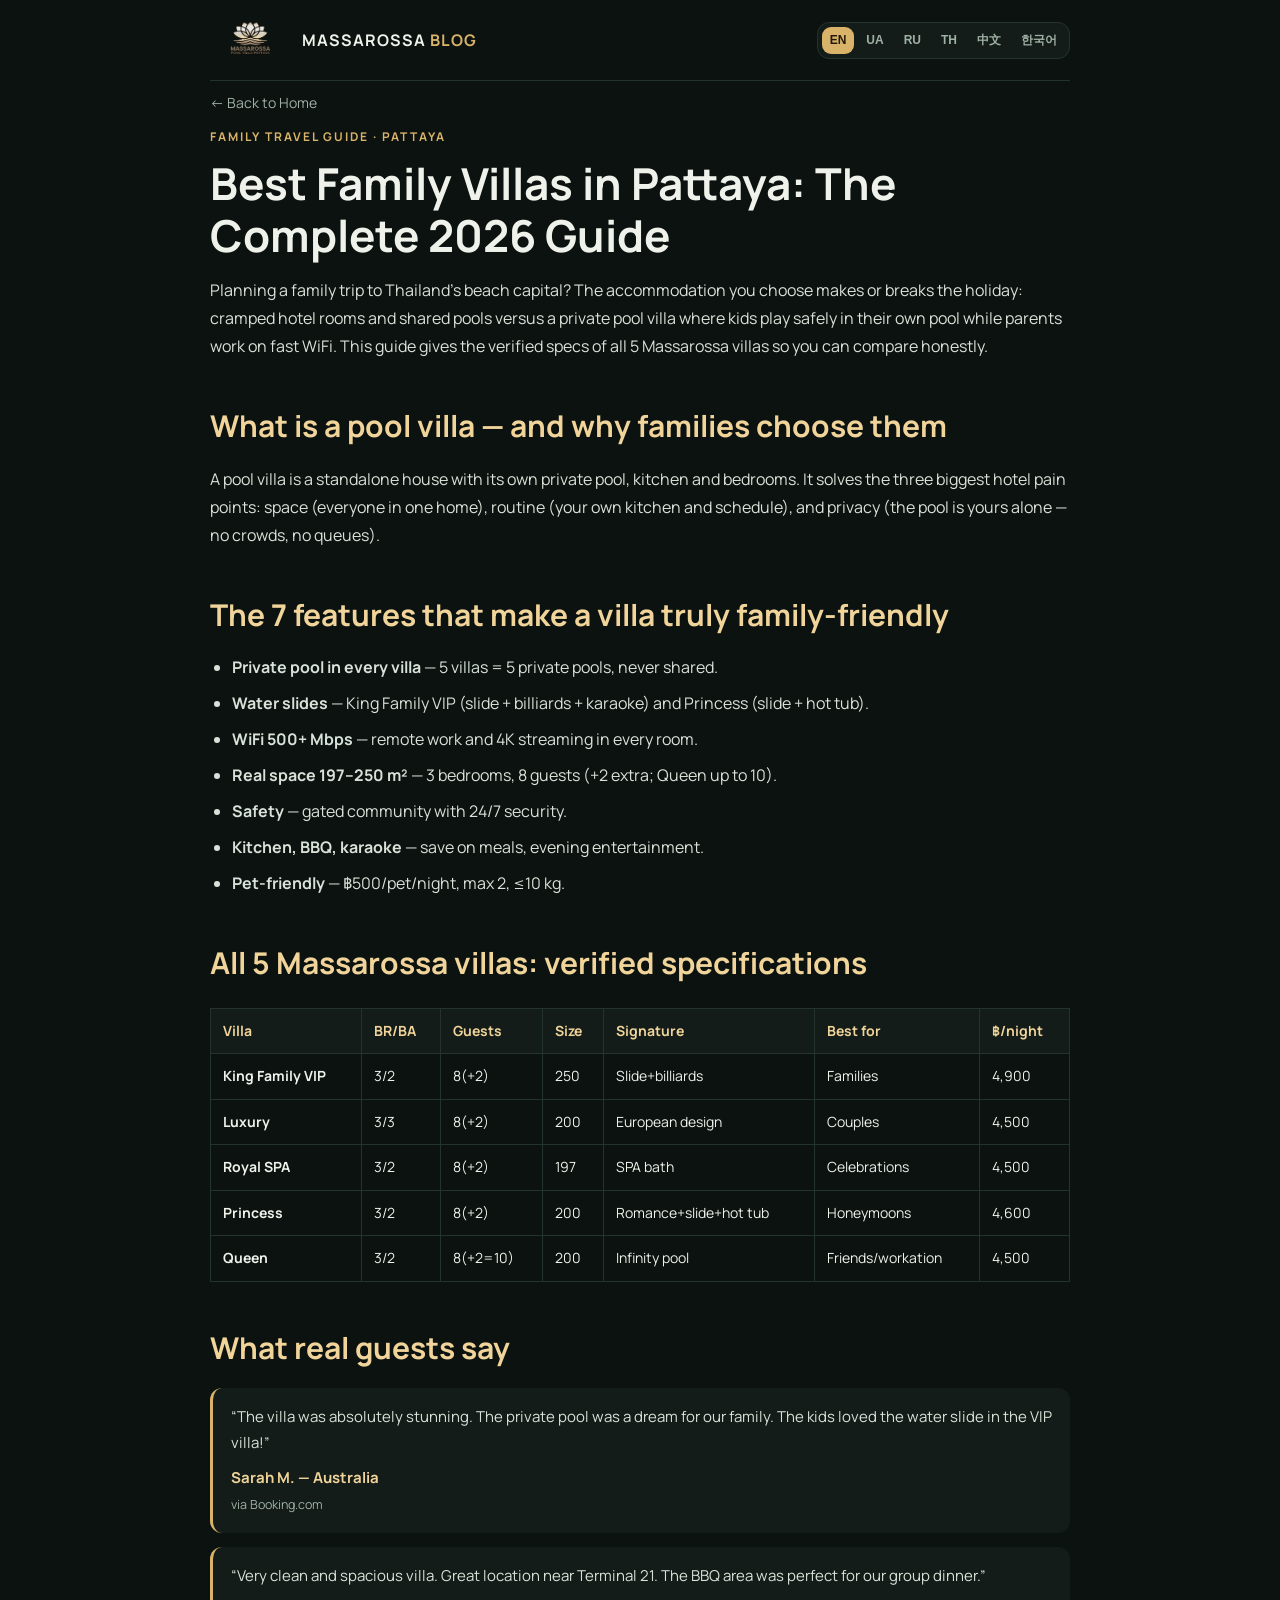
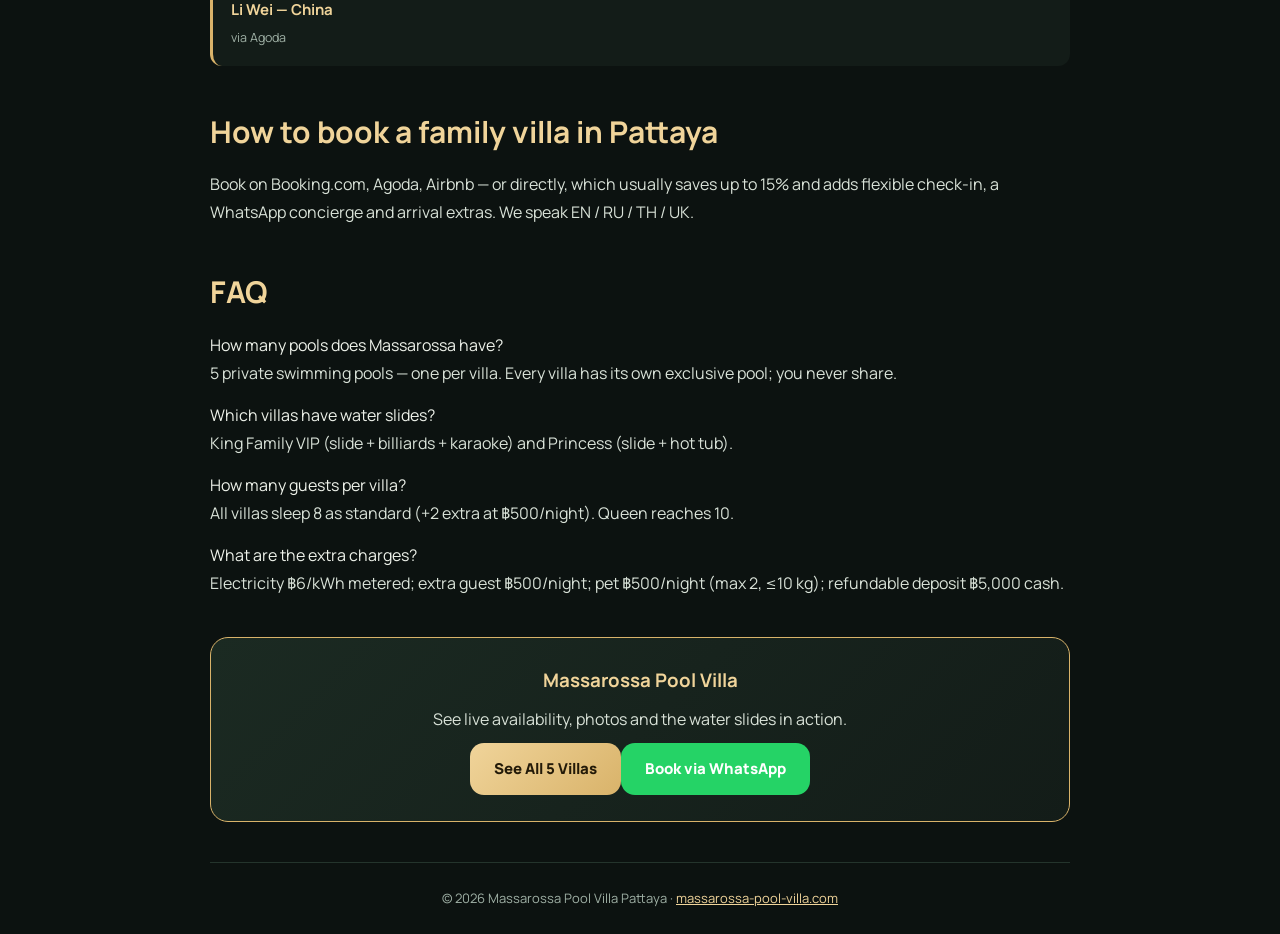
<file: blog-1.html>
<!DOCTYPE html>
<html lang="en">
<head>
<meta charset="UTF-8"><meta name="viewport" content="width=device-width, initial-scale=1">
<title>Best Family Villas in Pattaya: The Complete 2026 Guide | Massarossa</title>
<meta name="description" content="How to choose a family pool villa in Pattaya: 5 private pools (one per villa), water slides in King VIP & Princess, 500 Mbps WiFi, 197-250 m² villas near Terminal 21. Verified specs.">
<meta name="news_keywords" content="villa, Pattaya, pool villa, family travel, luxury accommodation, water slides">
<meta property="article:published_time" content="2026-08-08">
<meta property="article:modified_time" content="2026-08-08">
<link rel="icon" type="image/png" href="logo.png">
<link href="https://fonts.googleapis.com/css2?family=Manrope:wght@400;600;800&family=Noto+Sans+Thai:wght@400;600&family=Noto+Sans+SC:wght@400;600&family=Noto+Sans+KR:wght@400;600&display=swap" rel="stylesheet">
<link rel="stylesheet" href="villa.css">
<style>.quote{background:var(--panel);border-left:3px solid var(--gold);border-radius:12px;padding:16px 18px;margin:14px 0;font-size:15px;color:#d9e2d8}.quote b{display:block;margin-top:8px;color:var(--gold2)}.quote small{color:var(--mut)}</style>
</head>
<body>
<div class="wrap">
 <div class="top"><img src="logo.png" alt="" onerror="this.style.display='none'"><b>MASSAROSSA <span style="color:var(--gold)">BLOG</span></b><span class="vlangs" id="vLangs"></span></div>
 <a class="back" href="index.html" data-i18n="back">← Back to Home</a>
 <div class="kick" data-i18n="kick">Family Travel Guide · Pattaya</div>
 <h1 data-i18n="t_title"></h1>
 <p data-i18n="t_intro"></p>
 <h2 data-i18n="s1_h"></h2><p data-i18n="s1_p"></p>
 <h2 data-i18n="s2_h"></h2><div data-i18n="s2_list"></div>
 <h2 data-i18n="s3_h"></h2><div data-i18n="s3_table"></div>
 <h2 data-i18n="s4_h"></h2><div data-i18n="s4_quotes"></div>
 <h2 data-i18n="s5_h"></h2><p data-i18n="s5_p"></p>
 <h2 data-i18n="faq_h"></h2><div data-i18n="faq_html"></div>
 <div class="cta"><h3>Massarossa Pool Villa</h3><p style="margin:0" data-i18n="cta_sub"></p><a class="btn gold" href="index.html#villas" data-i18n="seeall"></a><a class="btn wa" href="https://wa.me/66634467395?text=Hello!%20I%20read%20your%20family%20villa%20guide%20and%20want%20to%20book." target="_blank" rel="noopener" data-i18n="book"></a></div>
 <footer>© 2026 Massarossa Pool Villa Pattaya · <a href="index.html">massarossa-pool-villa.com</a></footer>
</div>
<script>
var VILLA_T={
en:{back:"← Back to Home",kick:"Family Travel Guide · Pattaya",t_title:"Best Family Villas in Pattaya: The Complete 2026 Guide",t_intro:"Planning a family trip to Thailand's beach capital? The accommodation you choose makes or breaks the holiday: cramped hotel rooms and shared pools versus a private pool villa where kids play safely in their own pool while parents work on fast WiFi. This guide gives the verified specs of all 5 Massarossa villas so you can compare honestly.",s1_h:"What is a pool villa — and why families choose them",s1_p:"A pool villa is a standalone house with its own private pool, kitchen and bedrooms. It solves the three biggest hotel pain points: space (everyone in one home), routine (your own kitchen and schedule), and privacy (the pool is yours alone — no crowds, no queues).",s2_h:"The 7 features that make a villa truly family-friendly",s2_list:"<ul><li><b>Private pool in every villa</b> — 5 villas = 5 private pools, never shared.</li><li><b>Water slides</b> — King Family VIP (slide + billiards + karaoke) and Princess (slide + hot tub).</li><li><b>WiFi 500+ Mbps</b> — remote work and 4K streaming in every room.</li><li><b>Real space 197–250 m²</b> — 3 bedrooms, 8 guests (+2 extra; Queen up to 10).</li><li><b>Safety</b> — gated community with 24/7 security.</li><li><b>Kitchen, BBQ, karaoke</b> — save on meals, evening entertainment.</li><li><b>Pet-friendly</b> — ฿500/pet/night, max 2, ≤10 kg.</li></ul>",s3_h:"All 5 Massarossa villas: verified specifications",s3_table:"<table><tr><th>Villa</th><th>BR/BA</th><th>Guests</th><th>Size</th><th>Signature</th><th>Best for</th><th>฿/night</th></tr><tr><td>King Family VIP</td><td>3/2</td><td>8(+2)</td><td>250</td><td>Slide+billiards</td><td>Families</td><td>4,900</td></tr><tr><td>Luxury</td><td>3/3</td><td>8(+2)</td><td>200</td><td>European design</td><td>Couples</td><td>4,500</td></tr><tr><td>Royal SPA</td><td>3/2</td><td>8(+2)</td><td>197</td><td>SPA bath</td><td>Celebrations</td><td>4,500</td></tr><tr><td>Princess</td><td>3/2</td><td>8(+2)</td><td>200</td><td>Romance+slide+hot tub</td><td>Honeymoons</td><td>4,600</td></tr><tr><td>Queen</td><td>3/2</td><td>8(+2=10)</td><td>200</td><td>Infinity pool</td><td>Friends/workation</td><td>4,500</td></tr></table>",s4_h:"What real guests say",s4_quotes:"<div class='quote'>“The villa was absolutely stunning. The private pool was a dream for our family. The kids loved the water slide in the VIP villa!”<b>Sarah M. — Australia</b><small>via Booking.com</small></div><div class='quote'>“Very clean and spacious villa. Great location near Terminal 21. The BBQ area was perfect for our group dinner.”<b>Li Wei — China</b><small>via Agoda</small></div>",s5_h:"How to book a family villa in Pattaya",s5_p:"Book on Booking.com, Agoda, Airbnb — or directly, which usually saves up to 15% and adds flexible check-in, a WhatsApp concierge and arrival extras. We speak EN / RU / TH / UK.",faq_h:"FAQ",faq_html:"<div class='faq'><div class='q'>How many pools does Massarossa have?</div><p>5 private swimming pools — one per villa. Every villa has its own exclusive pool; you never share.</p><div class='q'>Which villas have water slides?</div><p>King Family VIP (slide + billiards + karaoke) and Princess (slide + hot tub).</p><div class='q'>How many guests per villa?</div><p>All villas sleep 8 as standard (+2 extra at ฿500/night). Queen reaches 10.</p><div class='q'>What are the extra charges?</div><p>Electricity ฿6/kWh metered; extra guest ฿500/night; pet ฿500/night (max 2, ≤10 kg); refundable deposit ฿5,000 cash.</p></div>",cta_sub:"See live availability, photos and the water slides in action.",seeall:"See All 5 Villas",book:"Book via WhatsApp"},
ua:{back:"← На головну",kick:"Сімейний гід · Паттайя",t_title:"Найкращі сімейні вілли в Паттайї: повний гід 2026",t_intro:"Плануєте сімейну поїздку до пляжної столиці Таїланду? Житло вирішує все: тісні номери й спільний басейн — чи приватна вілла, де діти граються у власному басейні, а батьки працюють на швидкісному WiFi. Ось верифіковані характеристики всіх 5 вілл Massarossa для чесного порівняння.",s1_h:"Що таке пул-вілла і чому її обирають сім'ї",s1_p:"Пул-вілла — окремий будинок із власним басейном, кухнею та спальнями. Вона закриває три головні болі готелю: простір (усі в одному домі), ритм (власна кухня й розклад) і приватність (басейн лише ваш — без черг і натовпу).",s2_h:"7 ознак справді сімейної вілли",s2_list:"<ul><li><b>Приватний басейн у кожній віллі</b> — 5 вілл = 5 приватних басейнів, без спільних.</li><li><b>Водні гірки</b> — King Family VIP (гірка + більярд + караоке) та Princess (гірка + гаряча ванна).</li><li><b>WiFi 500+ Мбіт/с</b> — віддалена робота та 4K у кожній кімнаті.</li><li><b>Реальний простір 197–250 м²</b> — 3 спальні, 8 гостей (+2; Queen до 10).</li><li><b>Безпека</b> — закрита спільнота з охороною 24/7.</li><li><b>Кухня, BBQ, караоке</b> — економія на харчуванні, вечірні розваги.</li><li><b>Pet-friendly</b> — ฿500/тварина/ніч, макс 2, до 10 кг.</li></ul>",s3_h:"Усі 5 вілл Massarossa: верифіковані характеристики",s3_table:"<table><tr><th>Вілла</th><th>Сп/Ван</th><th>Гості</th><th>Площа</th><th>Фішка</th><th>Для кого</th><th>฿/ніч</th></tr><tr><td>King Family VIP</td><td>3/2</td><td>8(+2)</td><td>250</td><td>Гірка+більярд</td><td>Сім'ї</td><td>4,900</td></tr><tr><td>Luxury</td><td>3/3</td><td>8(+2)</td><td>200</td><td>Євро-дизайн</td><td>Пари</td><td>4,500</td></tr><tr><td>Royal SPA</td><td>3/2</td><td>8(+2)</td><td>197</td><td>SPA-ванна</td><td>Свята</td><td>4,500</td></tr><tr><td>Princess</td><td>3/2</td><td>8(+2)</td><td>200</td><td>Романтика+гірка</td><td>Медовий місяць</td><td>4,600</td></tr><tr><td>Queen</td><td>3/2</td><td>8(+2=10)</td><td>200</td><td>Infinity</td><td>Друзі/воркейшн</td><td>4,500</td></tr></table>",s4_h:"Що кажуть реальні гості",s4_quotes:"<div class='quote'>“The villa was absolutely stunning. The kids loved the water slide in the VIP villa!”<b>Sarah M. — Австралія</b><small>via Booking.com</small></div><div class='quote'>“Very clean and spacious villa. Great location near Terminal 21.”<b>Li Wei — Китай</b><small>via Agoda</small></div>",s5_h:"Як забронювати сімейну віллу в Паттайї",s5_p:"Бронюйте на Booking.com, Agoda, Airbnb — або напряму: зазвичай це економить до 15% і дає гнучкий заїзд, WhatsApp-консьєржа та бонуси по прибуттю. Говоримо EN / RU / TH / UK.",faq_h:"FAQ",faq_html:"<div class='faq'><div class='q'>Скільки басейнів у Massarossa?</div><p>5 приватних басейнів — по одному в кожній віллі, без спільних.</p><div class='q'>Які вілли мають водні гірки?</div><p>King Family VIP (гірка + більярд + караоке) та Princess (гірка + гаряча ванна).</p><div class='q'>Скільки гостей вміщує кожна вілла?</div><p>8 гостей базово (+2 додаткові по ฿500/ніч). Queen досягає 10.</p><div class='q'>Які додаткові платежі?</div><p>Електрика ฿6/кВт·год; додатковий гість ฿500/ніч; тварина ฿500/ніч (макс 2, до 10 кг); депозит ฿5,000 (повертається).</p></div>",cta_sub:"Дивіться вільні дати, фото та гірки в дії.",seeall:"Усі 5 вілл",book:"Бронювати у WhatsApp"},
ru:{back:"← На главную",kick:"Семейный гид · Паттайя",t_title:"Лучшие семейные виллы в Паттайе: полный гид 2026",t_intro:"Планируете семейную поездку в пляжную столицу Таиланда? Жильё решает всё: тесные номера и общий бассейн — или частная вилла, где дети играют в своём бассейне, а родители работают на быстром WiFi. Вот верифицированные характеристики всех 5 вилл Massarossa для честного сравнения.",s1_h:"Что такое пул-вилла и почему её выбирают семьи",s1_p:"Пул-вилла — отдельный дом с собственным бассейном, кухней и спальнями. Она закрывает три главные боли отеля: пространство (все в одном доме), ритм (своя кухня и расписание) и приватность (бассейн только ваш — без очередей и толпы).",s2_h:"7 признаков действительно семейной виллы",s2_list:"<ul><li><b>Частный бассейн в каждой вилле</b> — 5 вилл = 5 частных бассейнов, без общих.</li><li><b>Водные горки</b> — King Family VIP (горка + бильярд + караоке) и Princess (горка + горячая ванна).</li><li><b>WiFi 500+ Мбит/с</b> — удалёнка и 4K в каждой комнате.</li><li><b>Реальное пространство 197–250 м²</b> — 3 спальни, 8 гостей (+2; Queen до 10).</li><li><b>Безопасность</b> — закрытое сообщество с охраной 24/7.</li><li><b>Кухня, BBQ, караоке</b> — экономия на питании, вечерние развлечения.</li><li><b>Pet-friendly</b> — ฿500/питомец/ночь, макс 2, до 10 кг.</li></ul>",s3_h:"Все 5 вилл Massarossa: верифицированные характеристики",s3_table:"<table><tr><th>Вилла</th><th>Сп/Вн</th><th>Гости</th><th>Площадь</th><th>Фишка</th><th>Для кого</th><th>฿/ночь</th></tr><tr><td>King Family VIP</td><td>3/2</td><td>8(+2)</td><td>250</td><td>Горка+бильярд</td><td>Семьи</td><td>4,900</td></tr><tr><td>Luxury</td><td>3/3</td><td>8(+2)</td><td>200</td><td>Евро-дизайн</td><td>Пары</td><td>4,500</td></tr><tr><td>Royal SPA</td><td>3/2</td><td>8(+2)</td><td>197</td><td>SPA-ванна</td><td>Праздники</td><td>4,500</td></tr><tr><td>Princess</td><td>3/2</td><td>8(+2)</td><td>200</td><td>Романтика+горка</td><td>Медовый месяц</td><td>4,600</td></tr><tr><td>Queen</td><td>3/2</td><td>8(+2=10)</td><td>200</td><td>Infinity</td><td>Друзья/workation</td><td>4,500</td></tr></table>",s4_h:"Что говорят реальные гости",s4_quotes:"<div class='quote'>“The villa was absolutely stunning. The kids loved the water slide in the VIP villa!”<b>Sarah M. — Австралия</b><small>via Booking.com</small></div><div class='quote'>“Very clean and spacious villa. Great location near Terminal 21.”<b>Li Wei — Китай</b><small>via Agoda</small></div>",s5_h:"Как забронировать семейную виллу в Паттайе",s5_p:"Бронируйте на Booking.com, Agoda, Airbnb — или напрямую: обычно это экономит до 15% и даёт гибкий заезд, WhatsApp-консьержа и бонусы по прибытии. Говорим EN / RU / TH / UK.",faq_h:"FAQ",faq_html:"<div class='faq'><div class='q'>Сколько бассейнов в Massarossa?</div><p>5 частных бассейнов — по одному в каждой вилле, без общих.</p><div class='q'>Какие виллы с водными горками?</div><p>King Family VIP (горка + бильярд + караоке) и Princess (горка + горячая ванна).</p><div class='q'>Сколько гостей вмещает каждая вилла?</div><p>8 гостей базово (+2 доп. по ฿500/ночь). Queen достигает 10.</p><div class='q'>Какие дополнительные платежи?</div><p>Электричество ฿6/кВт·ч; доп. гость ฿500/ночь; питомец ฿500/ночь (макс 2, до 10 кг); депозит ฿5,000 (возвращается).</p></div>",cta_sub:"Смотрите свободные даты, фото и горки в действии.",seeall:"Все 5 вилл",book:"Бронировать в WhatsApp"},
th:{back:"← กลับหน้าหลัก",kick:"คู่มือครอบครัว · พัทยา",t_title:"วิลล่าครอบครัวที่ดีที่สุดในพัทยา: คู่มือครบฉบับ 2026",t_intro:"วางแผนทริปครอบครัวไปพัทยา? ที่พักคือตัวตัดสินวันหยุด: ห้องแคบและสระรวม หรือวิลล่าส่วนตัวที่เด็กเล่นในสระของตัวเอง พ่อแม่ทำงานบน WiFi เร็ว นี่คือสเปคยืนยันแล้วของวิลล่าทั้ง 5 หลังของ Massarossa",s1_h:"พูลวิลล่าคืออะไร ทำไมครอบครัวถึงเลือก",s1_p:"พูลวิลล่าคือบ้านเดี่ยวพร้อมสระส่วนตัว ครัว และห้องนอน แก้ 3 ปัญหาของโรงแรม: พื้นที่ (ทุกคนในบ้านเดียว) จังหวะ (ครัวและตารางของตัวเอง) ความเป็นส่วนตัว (สระเป็นของคุณ ไม่มีคิว)",s2_h:"7 เช็คลิสต์วิลล่าครอบครัวตัวจริง",s2_list:"<ul><li><b>สระส่วนตัวทุกหลัง</b> — 5 วิลล่า = 5 สระ ไม่แชร์</li><li><b>สไลเดอร์น้ำ</b> — King Family VIP (สไลเดอร์+บิลเลียด+คาราโอเกะ) และ Princess (สไลเดอร์+อ่างน้ำร้อน)</li><li><b>WiFi 500+ Mbps</b> — ทำงานทางไกลและ 4K ทุกห้อง</li><li><b>พื้นที่จริง 197–250 ตร.ม.</b> — 3 ห้องนอน 8 ท่าน (+2; Queen ถึง 10)</li><li><b>ความปลอดภัย</b> — หมู่บ้านมีรั้ว รปภ. 24 ชม.</li><li><b>ครัว BBQ คาราโอเกะ</b> — ประหยัดค่าอาหาร ความสนุกยามเย็น</li><li><b>รับสัตว์เลี้ยง</b> — ฿500/ตัว/คืน สูงสุด 2 ตัว ≤10 กก.</li></ul>",s3_h:"วิลล่าทั้ง 5 ของ Massarossa: สเปคยืนยัน",s3_table:"<table><tr><th>วิลล่า</th><th>นอน/น้ำ</th><th>แขก</th><th>พื้นที่</th><th>จุดเด่น</th><th>เหมาะกับ</th><th>฿/คืน</th></tr><tr><td>King Family VIP</td><td>3/2</td><td>8(+2)</td><td>250</td><td>สไลเดอร์+บิลเลียด</td><td>ครอบครัว</td><td>4,900</td></tr><tr><td>Luxury</td><td>3/3</td><td>8(+2)</td><td>200</td><td>ดีไซน์ยุโรป</td><td>คู่รัก</td><td>4,500</td></tr><tr><td>Royal SPA</td><td>3/2</td><td>8(+2)</td><td>197</td><td>อ่างสปา</td><td>งานฉลอง</td><td>4,500</td></tr><tr><td>Princess</td><td>3/2</td><td>8(+2)</td><td>200</td><td>โรแมนติก+สไลเดอร์</td><td>ฮันนีมูน</td><td>4,600</td></tr><tr><td>Queen</td><td>3/2</td><td>8(+2=10)</td><td>200</td><td>อินฟินิตี้</td><td>เพื่อน/workation</td><td>4,500</td></tr></table>",s4_h:"เสียงจากแขกจริง",s4_quotes:"<div class='quote'>“วิลล่าสวยมาก สระส่วนตัวเยี่ยม เด็ก ๆ ชอบสไลเดอร์ในวิลล่า VIP!”<b>Sarah M. — ออสเตรเลีย</b><small>via Booking.com</small></div><div class='quote'>“สะอาด กว้าง ทำเลดีใกล้ Terminal 21”<b>Li Wei — จีน</b><small>via Agoda</small></div>",s5_h:"วิธีจองวิลล่าครอบครัวในพัทยา",s5_p:"จองผ่าน Booking.com, Agoda, Airbnb — หรือโดยตรง ประหยัดถึง 15% เช็คอินยืดหยุ่น คอนเซียร์จ WhatsApp พูดได้ EN / RU / TH / UK",faq_h:"คำถามที่พบบ่อย",faq_html:"<div class='faq'><div class='q'>Massarossa มีกี่สระ?</div><p>สระส่วนตัว 5 สระ — หลังละสระ ไม่แชร์</p><div class='q'>วิลล่าไหนมีสไลเดอร์?</div><p>King Family VIP (สไลเดอร์+บิลเลียด+คาราโอเกะ) และ Princess (สไลเดอร์+อ่างน้ำร้อน)</p><div class='q'>พักได้กี่ท่าน?</div><p>8 ท่าน (+2 เสริม ฿500/คืน) Queen ถึง 10</p><div class='q'>ค่าใช้จ่ายเพิ่มเติม?</div><p>ค่าไฟ ฿6/kWh แขกเสริม ฿500/คืน สัตว์เลี้ยง ฿500/คืน (สูงสุด 2 ตัว ≤10 กก.) มัดจำ ฿5,000 คืนให้</p></div>",cta_sub:"ดูวันว่าง ภาพถ่าย และสไลเดอร์",seeall:"ดูวิลล่าทั้ง 5",book:"จองผ่าน WhatsApp"},
zh:{back:"← 返回首页",kick:"家庭指南 · 芭提雅",t_title:"芭提雅最佳家庭别墅：2026完整指南",t_intro:"计划带家人去芭提雅？住宿决定假期质量：拥挤的酒店房和公共泳池，还是私人泳池别墅——孩子在自家泳池安全玩耍，父母用高速WiFi办公。以下是Massarossa全部5栋别墅的验证数据。",s1_h:"什么是泳池别墅，为什么家庭选择它",s1_p:"泳池别墅是带私人泳池、厨房和卧室的独立住宅。它解决酒店三大痛点：空间（全家住一栋）、节奏（自己的厨房和作息）、隐私（泳池只属于你——不排队）。",s2_h:"真正适合家庭的7个标准",s2_list:"<ul><li><b>每栋私人泳池</b> — 5栋=5个私人泳池，不共享。</li><li><b>水滑梯</b> — King Family VIP（滑梯+台球+卡拉OK）和Princess（滑梯+热水浴缸）。</li><li><b>WiFi 500+ Mbps</b> — 每间房远程办公和4K。</li><li><b>真实空间197–250㎡</b> — 3卧，8人(+2；Queen可达10)。</li><li><b>安全</b> — 封闭社区，24/7安保。</li><li><b>厨房、烧烤、卡拉OK</b> — 节省餐费，晚间娱乐。</li><li><b>宠物友好</b> — ฿500/宠物/晚，最多2只≤10kg。</li></ul>",s3_h:"Massarossa全部5栋别墅：验证规格",s3_table:"<table><tr><th>别墅</th><th>卧/卫</th><th>人数</th><th>面积</th><th>特色</th><th>适合</th><th>฿/晚</th></tr><tr><td>King Family VIP</td><td>3/2</td><td>8(+2)</td><td>250</td><td>滑梯+台球</td><td>家庭</td><td>4,900</td></tr><tr><td>Luxury</td><td>3/3</td><td>8(+2)</td><td>200</td><td>欧式设计</td><td>情侣</td><td>4,500</td></tr><tr><td>Royal SPA</td><td>3/2</td><td>8(+2)</td><td>197</td><td>SPA浴缸</td><td>庆祝</td><td>4,500</td></tr><tr><td>Princess</td><td>3/2</td><td>8(+2)</td><td>200</td><td>浪漫+滑梯</td><td>蜜月</td><td>4,600</td></tr><tr><td>Queen</td><td>3/2</td><td>8(+2=10)</td><td>200</td><td>无边泳池</td><td>朋友/办公</td><td>4,500</td></tr></table>",s4_h:"真实住客评价",s4_quotes:"<div class='quote'>“别墅太棒了，私人泳池是家庭的梦想，孩子们喜欢VIP别墅的滑梯！”<b>Sarah M. — 澳大利亚</b><small>via Booking.com</small></div><div class='quote'>“干净宽敞，位置靠近Terminal 21。”<b>Li Wei — 中国</b><small>via Agoda</small></div>",s5_h:"如何预订芭提雅家庭别墅",s5_p:"可通过Booking.com、Agoda、Airbnb预订，或直接预订——通常省15%，灵活入住、WhatsApp礼宾。支持EN / RU / TH / UK。",faq_h:"常见问题",faq_html:"<div class='faq'><div class='q'>Massarossa有几个泳池？</div><p>5个私人泳池——每栋一个，不共享。</p><div class='q'>哪些别墅带水滑梯？</div><p>King Family VIP（滑梯+台球+卡拉OK）和Princess（滑梯+热水浴缸）。</p><div class='q'>每栋住多少人？</div><p>标准8人(+2加人每晚฿500)。Queen可达10人。</p><div class='q'>有哪些额外费用？</div><p>电费฿6/度；加人每晚฿500；宠物每晚฿500（最多2只≤10kg）；押金฿5,000（可退）。</p></div>",cta_sub:"查看空档、照片和水滑梯实拍。",seeall:"查看全部5栋",book:"WhatsApp预订"},
ko:{back:"← 홈으로",kick:"가족 가이드 · 파타야",t_title:"파타야 최고 가족 빌라: 2026 완전 가이드",t_intro:"파타야 가족 여행을 계획 중인가요? 숙소가 휴가의 질을 좌우합니다: 비좁은 호텔과 공용 풀, 아니면 프라이빗 풀빌라 — 아이는自家 풀에서 안전하게 놀고 부모는 고속 WiFi로 일합니다. Massarossa 빌라 5동의 검증된 데이터를 제공합니다.",s1_h:"풀빌라란 무엇이며 왜 가족이 선택하나",s1_p:"풀빌라는 전용 풀, 주방, 침실을 갖춘 독립 주택입니다. 호텔 3대 고민을 해결: 공간(온 가족 한 집), 일상(자신만의 주방·일정), 프라이버시(풀은 나만 — 줄 없음).",s2_h:"진짜 가족 빌라의 7가지 기준",s2_list:"<ul><li><b>빌라당 프라이빗 풀</b> — 5동=5풀, 공유 없음.</li><li><b>워터슬라이드</b> — King Family VIP(슬라이드+당구+카라오케)와 Princess(슬라이드+온수 욕조).</li><li><b>WiFi 500+ Mbps</b> — 모든 방 원격 근무·4K.</li><li><b>실제 공간 197–250㎡</b> — 침실 3, 8인(+2; Queen 최대 10).</li><li><b>안전</b> — 게이트 커뮤니티, 24/7 보안.</li><li><b>주방, BBQ, 카라오케</b> — 식비 절약, 저녁 오락거리.</li><li><b>펫 프렌들리</b> — ฿500/마리/박, 최대 2마리 ≤10kg.</li></ul>",s3_h:"Massarossa 빌라 5동: 검증된 사양",s3_table:"<table><tr><th>빌라</th><th>침/욕</th><th>인원</th><th>면적</th><th>특징</th><th>추천</th><th>฿/박</th></tr><tr><td>King Family VIP</td><td>3/2</td><td>8(+2)</td><td>250</td><td>슬라이드+당구</td><td>가족</td><td>4,900</td></tr><tr><td>Luxury</td><td>3/3</td><td>8(+2)</td><td>200</td><td>유럽식</td><td>커플</td><td>4,500</td></tr><tr><td>Royal SPA</td><td>3/2</td><td>8(+2)</td><td>197</td><td>SPA 욕조</td><td>기념일</td><td>4,500</td></tr><tr><td>Princess</td><td>3/2</td><td>8(+2)</td><td>200</td><td>로맨스+슬라이드</td><td>허니문</td><td>4,600</td></tr><tr><td>Queen</td><td>3/2</td><td>8(+2=10)</td><td>200</td><td>인피니티</td><td>친구/워케이션</td><td>4,500</td></tr></table>",s4_h:"실제 투숙객 후기",s4_quotes:"<div class='quote'>“빌라가 정말 훌륭했어요. 아이들이 VIP 빌라 슬라이드를 좋아했어요!”<b>Sarah M. — 호주</b><small>via Booking.com</small></div><div class='quote'>“깨끗하고 넓어요. Terminal 21 인근 최고 위치.”<b>Li Wei — 중국</b><small>via Agoda</small></div>",s5_h:"파타야 가족 빌라 예약 방법",s5_p:"Booking.com, Agoda, Airbnb에서 예약하거나 직접 예약 — 보통 15% 절약, 유연한 체크인, WhatsApp 컨시어지. EN / RU / TH / UK 지원.",faq_h:"FAQ",faq_html:"<div class='faq'><div class='q'>Massarossa 풀은 몇 개?</div><p>프라이빗 풀 5개 — 빌라당 1개, 공유 없음.</p><div class='q'>어떤 빌라에 슬라이드가 있나요?</div><p>King Family VIP(슬라이드+당구+카라오케)와 Princess(슬라이드+온수 욕조).</p><div class='q'>빌라당 몇 명?</div><p>기본 8인(+2 추가 1박 ฿500). Queen 최대 10인.</p><div class='q'>추가 요금은?</div><p>전기 ฿6/kWh; 추가 인원 1박 ฿500; 애완동물 1박 ฿500(최대 2마리 ≤10kg); 보증금 ฿5,000(환불).</p></div>",cta_sub:"빈 객실, 사진, 워터슬라이드 실물 보기.",seeall:"빌라 5동 보기",book:"WhatsApp 예약"}};
</script>
<script src="villa-lang.js"></script>
</body>
</html>
</file>
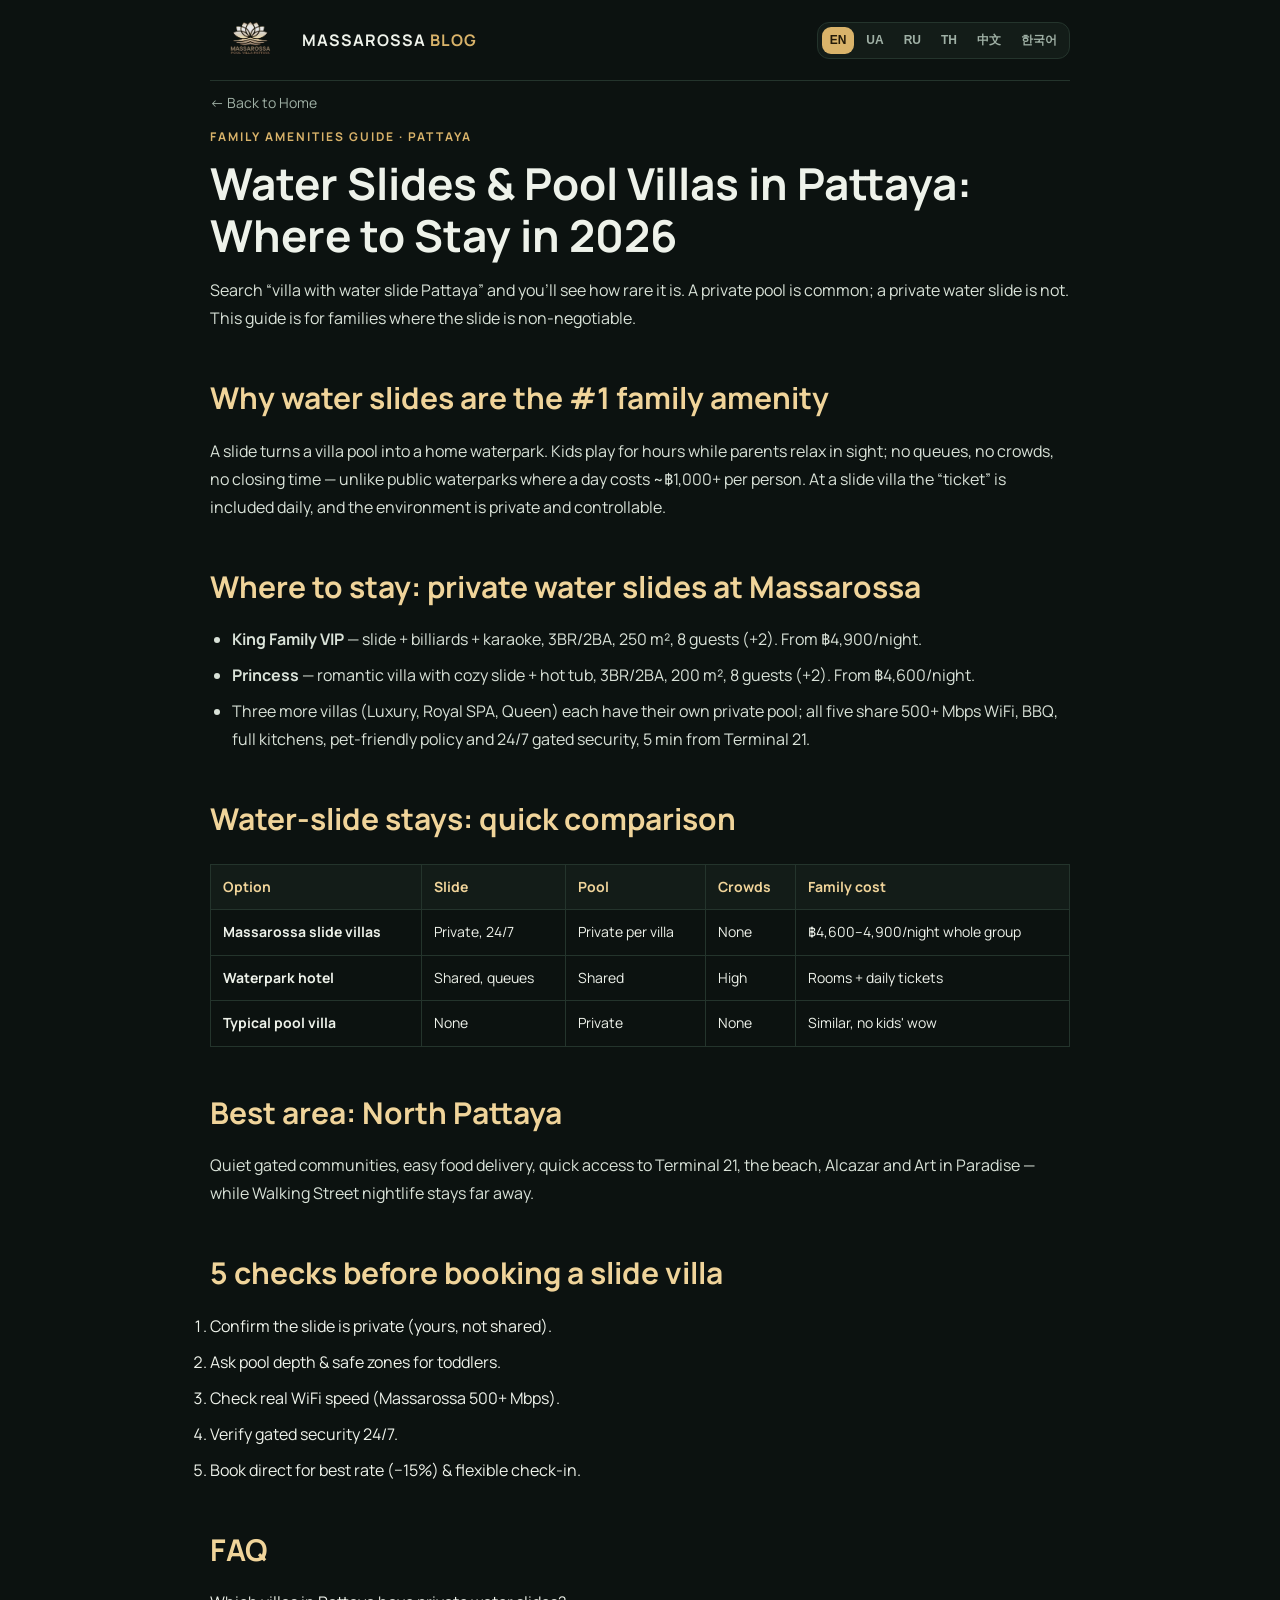
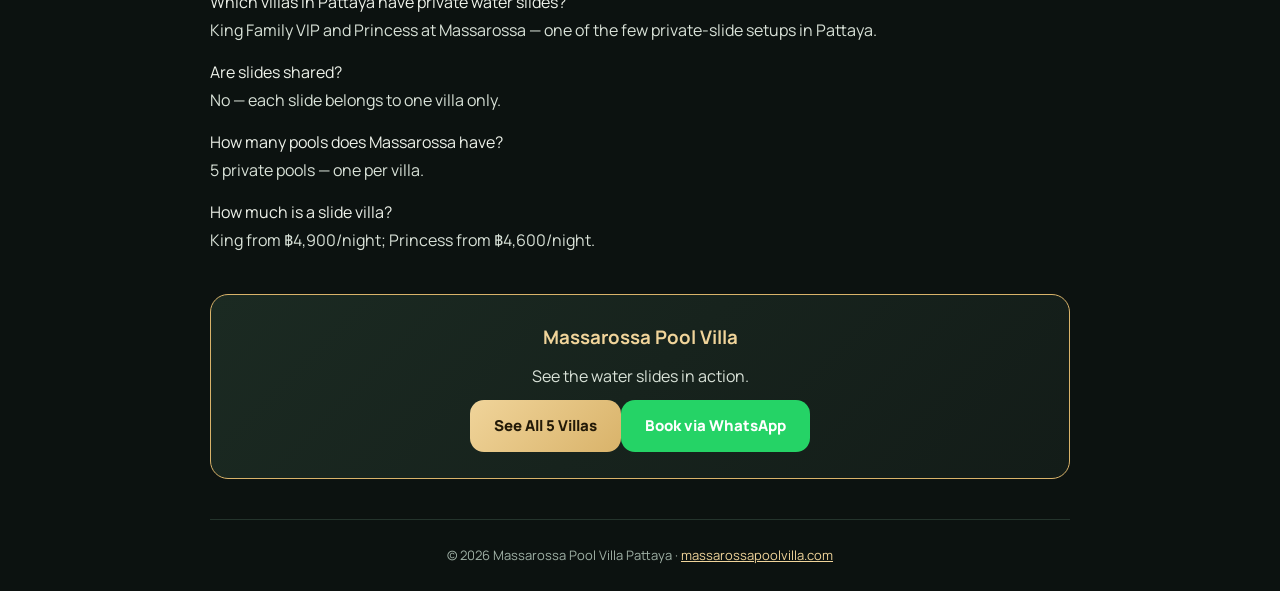
<file: blog-2.html>
<!DOCTYPE html>
<html lang="en">
<head>
<meta charset="UTF-8"><meta name="viewport" content="width=device-width, initial-scale=1">
<title>Water Slides & Pool Villas in Pattaya: Where to Stay 2026 | Massarossa</title>
<meta name="description" content="Villa with water slide in Pattaya: where to stay in 2026. Private slides at King Family VIP & Princess, 5 private pools, 500 Mbps WiFi, North Pattaya near Terminal 21.">
<link rel="icon" type="image/png" href="logo.png">
<link href="https://fonts.googleapis.com/css2?family=Manrope:wght@400;600;800&family=Noto+Sans+Thai:wght@400;600&family=Noto+Sans+SC:wght@400;600&family=Noto+Sans+KR:wght@400;600&display=swap" rel="stylesheet">
<link rel="stylesheet" href="villa.css">
</head>
<body>
<div class="wrap">
 <div class="top"><img src="logo.png" alt="" onerror="this.style.display='none'"><b>MASSAROSSA <span style="color:var(--gold)">BLOG</span></b><span class="vlangs" id="vLangs"></span></div>
 <a class="back" href="index.html" data-i18n="back">← Back to Home</a>
 <div class="kick" data-i18n="kick">Family Amenities Guide · Pattaya</div>
 <h1 data-i18n="t_title"></h1>
 <p data-i18n="t_intro"></p>
 <h2 data-i18n="s1_h"></h2><p data-i18n="s1_p"></p>
 <h2 data-i18n="s2_h"></h2>
 <ul><li data-i18n="s2_king"></li><li data-i18n="s2_princess"></li><li data-i18n="s2_more"></li></ul>
 <h2 data-i18n="s3_h"></h2><div data-i18n="s3_table"></div>
 <h2 data-i18n="s4_h"></h2><p data-i18n="s4_p"></p>
 <h2 data-i18n="s5_h"></h2><div data-i18n="s5_list"></div>
 <h2 data-i18n="faq_h"></h2><div data-i18n="faq_html"></div>
 <div class="cta"><h3>Massarossa Pool Villa</h3><p style="margin:0" data-i18n="cta_sub"></p><a class="btn gold" href="index.html#villas" data-i18n="seeall"></a><a class="btn wa" href="https://wa.me/66634467395?text=Hello!%20I%20want%20a%20villa%20with%20a%20water%20slide." target="_blank" rel="noopener" data-i18n="book"></a></div>
 <footer>© 2026 Massarossa Pool Villa Pattaya · <a href="index.html">massarossapoolvilla.com</a></footer>
</div>
<script>
var VILLA_T={
en:{back:"← Back to Home",kick:"Family Amenities Guide · Pattaya",t_title:"Water Slides & Pool Villas in Pattaya: Where to Stay in 2026",t_intro:"Search “villa with water slide Pattaya” and you'll see how rare it is. A private pool is common; a private water slide is not. This guide is for families where the slide is non-negotiable.",s1_h:"Why water slides are the #1 family amenity",s1_p:"A slide turns a villa pool into a home waterpark. Kids play for hours while parents relax in sight; no queues, no crowds, no closing time — unlike public waterparks where a day costs ~฿1,000+ per person. At a slide villa the “ticket” is included daily, and the environment is private and controllable.",s2_h:"Where to stay: private water slides at Massarossa",s2_king:"<b>King Family VIP</b> — slide + billiards + karaoke, 3BR/2BA, 250 m², 8 guests (+2). From ฿4,900/night.",s2_princess:"<b>Princess</b> — romantic villa with cozy slide + hot tub, 3BR/2BA, 200 m², 8 guests (+2). From ฿4,600/night.",s2_more:"Three more villas (Luxury, Royal SPA, Queen) each have their own private pool; all five share 500+ Mbps WiFi, BBQ, full kitchens, pet-friendly policy and 24/7 gated security, 5 min from Terminal 21.",s3_h:"Water-slide stays: quick comparison",s3_table:"<table><tr><th>Option</th><th>Slide</th><th>Pool</th><th>Crowds</th><th>Family cost</th></tr><tr><td>Massarossa slide villas</td><td>Private, 24/7</td><td>Private per villa</td><td>None</td><td>฿4,600–4,900/night whole group</td></tr><tr><td>Waterpark hotel</td><td>Shared, queues</td><td>Shared</td><td>High</td><td>Rooms + daily tickets</td></tr><tr><td>Typical pool villa</td><td>None</td><td>Private</td><td>None</td><td>Similar, no kids' wow</td></tr></table>",s4_h:"Best area: North Pattaya",s4_p:"Quiet gated communities, easy food delivery, quick access to Terminal 21, the beach, Alcazar and Art in Paradise — while Walking Street nightlife stays far away.",s5_h:"5 checks before booking a slide villa",s5_list:"<ol><li>Confirm the slide is private (yours, not shared).</li><li>Ask pool depth & safe zones for toddlers.</li><li>Check real WiFi speed (Massarossa 500+ Mbps).</li><li>Verify gated security 24/7.</li><li>Book direct for best rate (−15%) & flexible check-in.</li></ol>",faq_h:"FAQ",faq_html:"<div class='faq'><div class='q'>Which villas in Pattaya have private water slides?</div><p>King Family VIP and Princess at Massarossa — one of the few private-slide setups in Pattaya.</p><div class='q'>Are slides shared?</div><p>No — each slide belongs to one villa only.</p><div class='q'>How many pools does Massarossa have?</div><p>5 private pools — one per villa.</p><div class='q'>How much is a slide villa?</div><p>King from ฿4,900/night; Princess from ฿4,600/night.</p></div>",cta_sub:"See the water slides in action.",seeall:"See All 5 Villas",book:"Book via WhatsApp"},
ua:{back:"← На головну",kick:"Гід для сімей · Паттайя",t_title:"Водні гірки та пул-вілли в Паттайї: де зупинитися у 2026",t_intro:"Введіть «вілла з водною гіркою Паттайя» — і побачите, яка це рідкість. Приватний басейн — звично; приватна гірка — ні. Цей гід — для сімей, у яких гірка обов'язкова.",s1_h:"Чому гірка — зручність №1 для сімей",s1_p:"Гірка перетворює басейн на домашній аквапарк. Діти граються годинами, батьки відпочивають у зоні видимості; без черг і натовпу — на відміну від аквапарків, де день коштує ~฿1,000+ з людини. У віллі «квиток» включений щодня, а середовище приватне.",s2_h:"Де жити: приватні гірки у Massarossa",s2_king:"<b>King Family VIP</b> — гірка + більярд + караоке, 3сп/2ван, 250 м², 8 гостей (+2). Від ฿4,900/ніч.",s2_princess:"<b>Princess</b> — романтична вілла з гіркою + гарячою ванною, 3сп/2ван, 200 м², 8 гостей (+2). Від ฿4,600/ніч.",s2_more:"Ще три вілли (Luxury, Royal SPA, Queen) мають власні приватні басейни; усі п'ять — WiFi 500+ Мбіт/с, BBQ, кухні, pet-friendly, охорона 24/7, за 5 хв від Terminal 21.",s3_h:"Проживання з гіркою: порівняння",s3_table:"<table><tr><th>Варіант</th><th>Гірка</th><th>Басейн</th><th>Натовп</th><th>Вартість</th></tr><tr><td>Вілли Massarossa з гіркою</td><td>Приватна, 24/7</td><td>Приватний</td><td>Немає</td><td>฿4,600–4,900/ніч на компанію</td></tr><tr><td>Готель при аквапарку</td><td>Спільна, черги</td><td>Спільний</td><td>Великий</td><td>Номери + квитки</td></tr><tr><td>Типова пул-вілла</td><td>Немає</td><td>Приватний</td><td>Немає</td><td>Схожа, без «вау»</td></tr></table>",s4_h:"Найкращий район: Північна Паттайя",s4_p:"Тихі закриті спільноти, зручна доставка, швидкий доступ до Terminal 21, пляжу, Alcazar і Art in Paradise — а нічне життя Walking Street далеко.",s5_h:"5 перевірок перед бронюванням",s5_list:"<ol><li>Переконайтеся, що гірка приватна.</li><li>Запитайте глибину та безпечні зони для малечі.</li><li>Перевірте швидкість WiFi (у Massarossa 500+ Мбіт/с).</li><li>Уточніть охорону 24/7.</li><li>Бронюйте напряму (−15%) та гнучкий заїзд.</li></ol>",faq_h:"FAQ",faq_html:"<div class='faq'><div class='q'>Які вілли мають приватні гірки?</div><p>King Family VIP та Princess у Massarossa — один із небагатьох таких форматів у Паттайї.</p><div class='q'>Гірки спільні?</div><p>Ні — кожна гірка належить лише одній віллі.</p><div class='q'>Скільки басейнів у Massarossa?</div><p>5 приватних басейнів — по одному на віллу.</p><div class='q'>Скільки коштує вілла з гіркою?</div><p>King від ฿4,900/ніч; Princess від ฿4,600/ніч.</p></div>",cta_sub:"Дивіться гірки в дії.",seeall:"Усі 5 вілл",book:"Бронювати у WhatsApp"},
ru:{back:"← На главную",kick:"Гид для семей · Паттайя",t_title:"Водные горки и пул-виллы в Паттайе: где остановиться в 2026",t_intro:"Введите «вилла с водной горкой Паттайя» — и увидите, какая это редкость. Частный бассейн — обычно; частная горка — нет. Гид для семей, у которых горка обязательна.",s1_h:"Почему горка — удобство №1 для семей",s1_p:"Горка превращает бассейн в домашний аквапарк. Дети играют часами, родители отдыхают в зоне видимости; без очередей — в отличие от аквапарков, где день стоит ~฿1,000+ с человека. В вилле «билет» включён ежедневно.",s2_h:"Где жить: частные горки в Massarossa",s2_king:"<b>King Family VIP</b> — горка + бильярд + караоке, 3сп/2вн, 250 м², 8 гостей (+2). От ฿4,900/ночь.",s2_princess:"<b>Princess</b> — романтичная вилла с горкой + горячей ванной, 3сп/2вн, 200 м², 8 гостей (+2). От ฿4,600/ночь.",s2_more:"Ещё три виллы (Luxury, Royal SPA, Queen) имеют собственные бассейны; все пять — WiFi 500+ Мбит/с, BBQ, кухни, pet-friendly, охрана 24/7, в 5 мин от Terminal 21.",s3_h:"Проживание с горкой: сравнение",s3_table:"<table><tr><th>Вариант</th><th>Горка</th><th>Бассейн</th><th>Толпа</th><th>Стоимость</th></tr><tr><td>Виллы Massarossa с горкой</td><td>Частная, 24/7</td><td>Частный</td><td>Нет</td><td>฿4,600–4,900/ночь на компанию</td></tr><tr><td>Отель при аквапарке</td><td>Общая, очереди</td><td>Общий</td><td>Большая</td><td>Номера + билеты</td></tr><tr><td>Типичная пул-вилла</td><td>Нет</td><td>Частный</td><td>Нет</td><td>Похожая, без «вау»</td></tr></table>",s4_h:"Лучший район: Северная Паттайя",s4_p:"Тихие закрытые сообщества, доставка еды, быстрый доступ к Terminal 21, пляжу, Alcazar и Art in Paradise — а ночная жизнь Walking Street далеко.",s5_h:"5 проверок перед бронированием",s5_list:"<ol><li>Убедитесь, что горка частная.</li><li>Спросите глубину и безопасные зоны.</li><li>Проверьте скорость WiFi (500+ Мбит/с).</li><li>Уточните охрану 24/7.</li><li>Бронируйте напрямую (−15%) и гибкий заезд.</li></ol>",faq_h:"FAQ",faq_html:"<div class='faq'><div class='q'>Какие виллы с частными горками?</div><p>King Family VIP и Princess в Massarossa — один из немногих таких форматов.</p><div class='q'>Горки общие?</div><p>Нет — каждая горка принадлежит одной вилле.</p><div class='q'>Сколько бассейнов?</div><p>5 частных бассейнов — по одному на виллу.</p><div class='q'>Сколько стоит вилла с горкой?</div><p>King от ฿4,900/ночь; Princess от ฿4,600/ночь.</p></div>",cta_sub:"Смотрите горки в действии.",seeall:"Все 5 вилл",book:"Бронировать в WhatsApp"},
th:{back:"← กลับหน้าหลัก",kick:"คู่มือครอบครัว · พัทยา",t_title:"สไลเดอร์น้ำและพูลวิลล่าในพัทยา: พักที่ไหนดี 2026",t_intro:"ค้น “วิลล่า สไลเดอร์ น้ำ พัทยา” จะเห็นว่าเป็นของหายาก สระส่วนตัวเป็นเรื่องปกติ แต่สไลเดอร์ส่วนตัวไม่ใช่ คู่มือนี้สำหรับครอบครัวที่ต้องมีสไลเดอร์",s1_h:"ทำไมสไลเดอร์คืออันดับ 1 สำหรับครอบครัว",s1_p:"สไลเดอร์เปลี่ยนสระเป็นสวนน้ำในบ้าน เด็กเล่นได้เป็นชั่วโมง พ่อแม่ผ่อนคลายได้โดยไม่มีคิวและฝูงชน ต่างจากสวนน้ำที่วันละ ~฿1,000+ ต่อคน ที่วิลล่า “ตั๋ว” รวมอยู่ทุกวัน",s2_h:"พักที่ไหน: สไลเดอร์ส่วนตัวที่ Massarossa",s2_king:"<b>King Family VIP</b> — สไลเดอร์+บิลเลียด+คาราโอเกะ 3นอน/2น้ำ 250 ตร.ม. 8 ท่าน (+2) เริ่ม ฿4,900/คืน",s2_princess:"<b>Princess</b> — วิลล่าโรแมนติกพร้อมสไลเดอร์+อ่างน้ำร้อน 3นอน/2น้ำ 200 ตร.ม. 8 ท่าน (+2) เริ่ม ฿4,600/คืน",s2_more:"อีก 3 วิลล่า (Luxury, Royal SPA, Queen) มีสระส่วนตัว ทุกหลังมี WiFi 500+ Mbps, BBQ, ครัว, รับสัตว์เลี้ยง, รปภ. 24 ชม. ห่าง Terminal 21 5 นาที",s3_h:"เปรียบเทียบที่พักมีสไลเดอร์",s3_table:"<table><tr><th>ตัวเลือก</th><th>สไลเดอร์</th><th>สระ</th><th>คนเยอะ</th><th>ค่าใช้จ่าย</th></tr><tr><td>วิลล่า Massarossa มีสไลเดอร์</td><td>ส่วนตัว 24 ชม.</td><td>ส่วนตัว</td><td>ไม่มี</td><td>฿4,600–4,900/คืน ทั้งกลุ่ม</td></tr><tr><td>โรงแรมติดสวนน้ำ</td><td>ใช้ร่วม ต่อคิว</td><td>ใช้ร่วม</td><td>เยอะ</td><td>ห้อง + ตั๋ว</td></tr><tr><td>พูลวิลล่าทั่วไป</td><td>ไม่มี</td><td>ส่วนตัว</td><td>ไม่มี</td><td>คล้ายกัน แต่ไม่มี “ว้าว”</td></tr></table>",s4_h:"ย่านที่ดีที่สุด: พัทยาเหนือ",s4_p:"หมู่บ้านมีรั้วเงียบสงบ ส่งอาหารสะดวก ใกล้ Terminal 21 หาด Alcazar และ Art in Paradise ส่วน Walking Street อยู่ไกล",s5_h:"5 เช็คลิสต์ก่อนจอง",s5_list:"<ol><li>ยืนยันว่าสไลเดอร์ส่วนตัว</li><li>ถามความลึกและโซนปลอดภัย</li><li>เช็คความเร็ว WiFi (500+ Mbps)</li><li>ยืนยัน รปภ. 24 ชม.</li><li>จองโดยตรง (−15%) เช็คอินยืดหยุ่น</li></ol>",faq_h:"คำถามที่พบบ่อย",faq_html:"<div class='faq'><div class='q'>วิลล่าไหนมีสไลเดอร์ส่วนตัว?</div><p>King Family VIP และ Princess ที่ Massarossa — หนึ่งในไม่กี่แห่งในพัทยา</p><div class='q'>สไลเดอร์ใช้ร่วมไหม?</div><p>ไม่ — แต่ละสไลเดอร์เป็นของวิลล่าเดียว</p><div class='q'>Massarossa มีกี่สระ?</div><p>สระส่วนตัว 5 สระ — หลังละสระ</p><div class='q'>วิลล่ามีสไลเดอร์ราคาเท่าไหร่?</div><p>King เริ่ม ฿4,900/คืน; Princess เริ่ม ฿4,600/คืน</p></div>",cta_sub:"ดูสไลเดอร์แบบจัดเต็ม",seeall:"ดูวิลล่าทั้ง 5",book:"จองผ่าน WhatsApp"},
zh:{back:"← 返回首页",kick:"家庭指南 · 芭提雅",t_title:"芭提雅水滑梯泳池别墅：2026住哪里",t_intro:"搜索“芭提雅 水滑梯 别墅”会发现它多么稀缺。私人泳池常见，私人水滑梯却不然。本指南写给“滑梯必备”的家庭。",s1_h:"为什么水滑梯是家庭第一配置",s1_p:"滑梯把别墅泳池变成家庭水上乐园。孩子玩几小时，父母在视线内放松；不用排队——不像水上乐园每人每天约฿1,000+。在别墅“门票”每天包含。",s2_h:"住哪里：Massarossa 的私人水滑梯",s2_king:"<b>King Family VIP</b> — 滑梯+台球+卡拉OK，3卧2卫，250㎡，8人(+2)。฿4,900/晚起。",s2_princess:"<b>Princess</b> — 浪漫别墅带滑梯+热水浴缸，3卧2卫，200㎡，8人(+2)。฿4,600/晚起。",s2_more:"另外三栋（Luxury、Royal SPA、Queen）各有私人泳池；五栋均配500+ Mbps WiFi、烧烤、厨房、宠物友好、24/7安保，距Terminal 21 5分钟。",s3_h:"滑梯住宿快速对比",s3_table:"<table><tr><th>选项</th><th>滑梯</th><th>泳池</th><th>人群</th><th>家庭成本</th></tr><tr><td>Massarossa 滑梯别墅</td><td>私人24/7</td><td>私人</td><td>无</td><td>฿4,600–4,900/晚 全组</td></tr><tr><td>水上乐园酒店</td><td>共用排队</td><td>共用</td><td>多</td><td>房费+门票</td></tr><tr><td>普通泳池别墅</td><td>无</td><td>私人</td><td>无</td><td>相近，无“哇”</td></tr></table>",s4_h:"最佳区域：北芭提雅",s4_p:"安静封闭社区，外卖方便，快速到达Terminal 21、海滩、Alcazar和Art in Paradise——Walking Street夜生活很远。",s5_h:"预订前5个检查",s5_list:"<ol><li>确认滑梯私有。</li><li>询问泳池深度和幼儿安全区。</li><li>核实WiFi速度（500+ Mbps）。</li><li>确认24/7安保。</li><li>直接预订（−15%）灵活入住。</li></ol>",faq_h:"常见问题",faq_html:"<div class='faq'><div class='q'>哪些别墅有私人水滑梯？</div><p>Massarossa 的 King Family VIP 和 Princess——芭提雅少有的配置。</p><div class='q'>滑梯共用吗？</div><p>不——每个滑梯只属于一栋别墅。</p><div class='q'>Massarossa 有几个泳池？</div><p>5个私人泳池——每栋一个。</p><div class='q'>滑梯别墅多少钱？</div><p>King ฿4,900/晚起；Princess ฿4,600/晚起。</p></div>",cta_sub:"看水滑梯实拍。",seeall:"查看全部5栋",book:"WhatsApp预订"},
ko:{back:"← 홈으로",kick:"가족 가이드 · 파타야",t_title:"파타야 워터슬라이드 풀빌라: 2026 숙박 가이드",t_intro:"“파타야 워터슬라이드 빌라”를 검색하면 얼마나 드문지 알 수 있습니다. 프라이빗 풀은 흔하지만 프라이빗 슬라이드는 아닙니다. 슬라이드가 필수인 가족을 위한 가이드입니다.",s1_h:"워터슬라이드가 가족 1순위인 이유",s1_p:"슬라이드는 빌라 풀을 홈 워터파크로 바꿉니다. 아이는 몇 시간 놀고 부모는 시야 안에서 휴식; 줄과 군중 없음 — 워터파크는 1인 1일 ~฿1,000+지만 빌라는 매일 포함.",s2_h:"숙박: Massarossa의 프라이빗 슬라이드",s2_king:"<b>King Family VIP</b> — 슬라이드+당구+카라오케, 3침2욕, 250㎡, 8인(+2). ฿4,900/박부터.",s2_princess:"<b>Princess</b> — 로맨틱 빌라, 슬라이드+온수 욕조, 3침2욕, 200㎡, 8인(+2). ฿4,600/박부터.",s2_more:"나머지 3동(Luxury, Royal SPA, Queen)도 각자 프라이빗 풀; 5동 모두 500+ Mbps WiFi, BBQ, 주방, 펫 프렌들리, 24/7 보안, Terminal 21까지 5분.",s3_h:"슬라이드 숙박 비교",s3_table:"<table><tr><th>옵션</th><th>슬라이드</th><th>풀</th><th>군중</th><th>가족 비용</th></tr><tr><td>Massarossa 슬라이드 빌라</td><td>프라이빗 24/7</td><td>프라이빗</td><td>없음</td><td>฿4,600–4,900/박 전체</td></tr><tr><td>워터파크 호텔</td><td>공용, 줄</td><td>공용</td><td>많음</td><td>객실+티켓</td></tr><tr><td>일반 풀빌라</td><td>없음</td><td>프라이빗</td><td>없음</td><td>비슷, ‘와우’ 없음</td></tr></table>",s4_h:"최고 지역: 북파타야",s4_p:"조용한 게이트 커뮤니티, 배달 용이, Terminal 21·해변·Alcazar·Art in Paradise 빠른 접근 — Walking Street는 멀리.",s5_h:"예약 전 5가지 체크",s5_list:"<ol><li>슬라이드가 사유인지 확인.</li><li>수심과 유아 안전 구역 문의.</li><li>WiFi 속도 확인(500+ Mbps).</li><li>24/7 보안 확인.</li><li>직접 예약(−15%) 유연 체크인.</li></ol>",faq_h:"FAQ",faq_html:"<div class='faq'><div class='q'>어떤 빌라에 프라이빗 슬라이드가 있나요?</div><p>Massarossa의 King Family VIP와 Princess — 파타야에서 드문 구성.</p><div class='q'>슬라이드가 공용인가요?</div><p>아니요 — 각 슬라이드는 한 빌라 전용.</p><div class='q'>Massarossa 풀은 몇 개?</div><p>프라이빗 풀 5개 — 빌라당 1개.</p><div class='q'>슬라이드 빌라 요금은?</div><p>King ฿4,900/박부터; Princess ฿4,600/박부터.</p></div>",cta_sub:"워터슬라이드 실물 보기.",seeall:"빌라 5동 보기",book:"WhatsApp 예약"}};
</script>
<script src="villa-lang.js"></script>
</body>
</html>
</file>
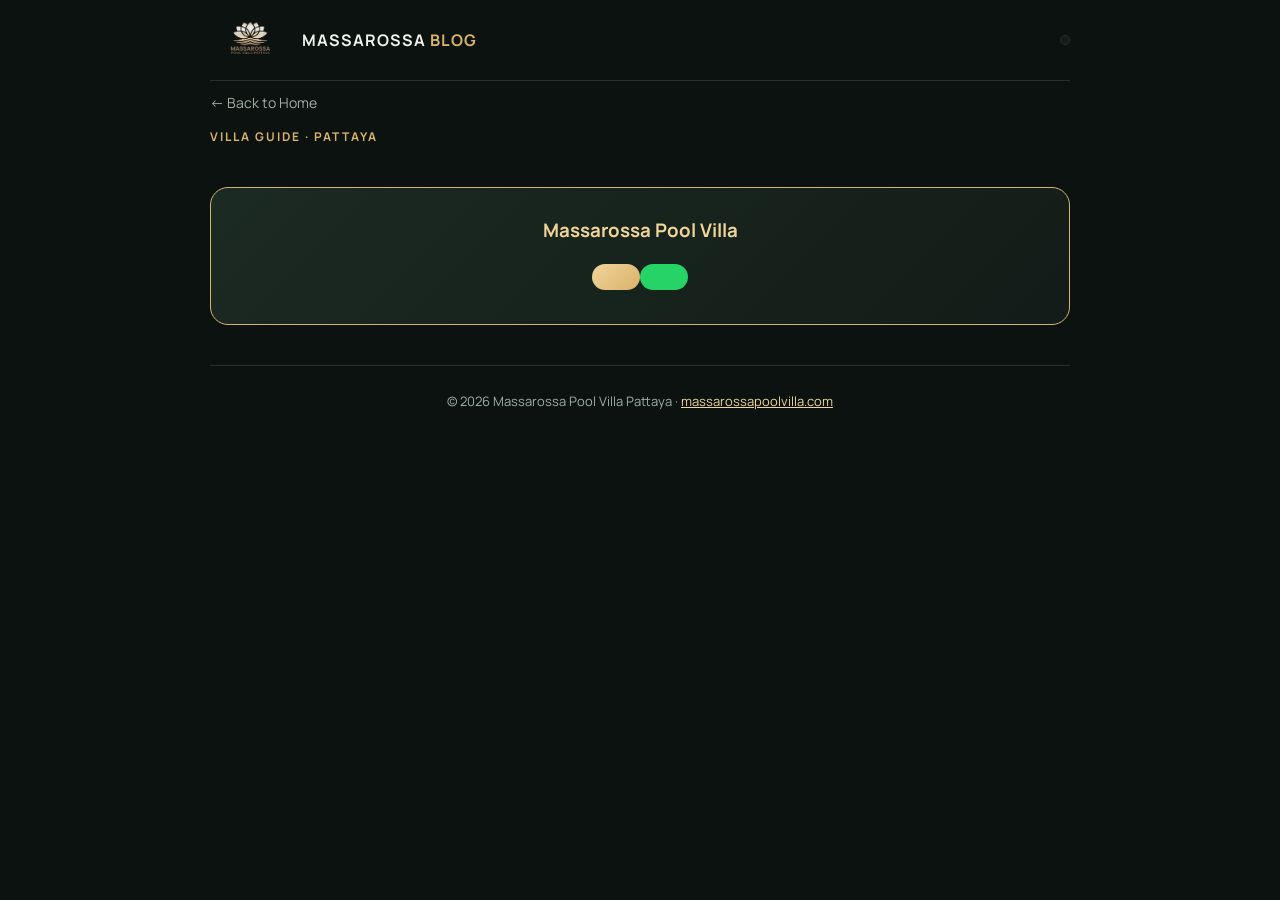
<file: blog-3.html>
<!DOCTYPE html>
<html lang="en">
<head>
<meta charset="UTF-8"><meta name="viewport" content="width=device-width, initial-scale=1">
<title>Luxury Villa Types Explained: Which Massarossa Villa Fits Your Trip? | 2026</title>
<meta name="description" content="King Family VIP, Luxury, Royal SPA, Princess, Queen — what makes each of Massarossa's 5 private pool villas different (197-250 m²), who it suits, and per-person pricing.">
<link rel="icon" type="image/png" href="logo.png">
<link href="https://fonts.googleapis.com/css2?family=Manrope:wght@400;600;800&family=Noto+Sans+Thai:wght@400;600&family=Noto+Sans+SC:wght@400;600&family=Noto+Sans+KR:wght@400;600&display=swap" rel="stylesheet">
<link rel="stylesheet" href="villa.css">
</head>
<body>
<div class="wrap">
 <div class="top"><img src="logo.png" alt="" onerror="this.style.display='none'"><b>MASSAROSSA <span style="color:var(--gold)">BLOG</span></b><span class="vlangs" id="vLangs"></span></div>
 <a class="back" href="index.html" data-i18n="back">← Back to Home</a>
 <div class="kick" data-i18n="kick">Villa Guide · Pattaya</div>
 <h1 data-i18n="t_title"></h1>
 <p data-i18n="t_intro"></p>
 <h2 data-i18n="s1_h"></h2><p data-i18n="s1_p"></p>
 <h2 data-i18n="s2_h"></h2><div data-i18n="s2_list"></div>
 <h2 data-i18n="s3_h"></h2><div data-i18n="s3_table"></div>
 <h2 data-i18n="s4_h"></h2><div data-i18n="s4_list"></div>
 <h2 data-i18n="s5_h"></h2><p data-i18n="s5_p"></p>
 <h2 data-i18n="faq_h"></h2><div data-i18n="faq_html"></div>
 <div class="cta"><h3>Massarossa Pool Villa</h3><p style="margin:0" data-i18n="cta_sub"></p><a class="btn gold" href="index.html#villas" data-i18n="seeall"></a><a class="btn wa" href="https://wa.me/66634467395?text=Hello!%20Help%20me%20choose%20a%20villa%20type." target="_blank" rel="noopener" data-i18n="book"></a></div>
 <footer>© 2026 Massarossa Pool Villa Pattaya · <a href="index.html">massarossapoolvilla.com</a></footer>
</div>
<script>
var VILLA_T={
en:{back:"← Back to Home",kick:"Villa Guide · Pattaya",t_title:"Luxury Villa Types Explained: Which Massarossa Villa Fits Your Trip?",t_intro:"“Luxury pool villa” is a broad label — but not all villas suit the same trip. A family with toddlers needs a slide and safe pool zones; a couple wants romance; a birthday group wants space for 10 and a SPA bath. Massarossa runs five distinct villa types (197–250 m²), each with its own private pool.",s1_h:"How luxury villa types differ",s1_p:"Types differ by three things: signature amenity (slide, SPA bath, design), capacity (bedrooms / guest limits), and mood (family fun, romance, celebration, workation). Price per night matters less than price per person: a ฿4,500 villa for 8 guests is ฿563/person.",s2_h:"The 5 Massarossa villa types",s2_list:"<ul><li><b>King Family VIP</b> — slide + billiards + karaoke, 3BR/2BA, 250 m², 8 (+2). ฿4,900.</li><li><b>Luxury</b> — European design, walk-in closet, soundproofing, 3BR/3BA, 200 m², 8 (+2). ฿4,500.</li><li><b>Royal SPA</b> — SPA bath, garden, free bicycles, 3BR/2BA, 197 m², 8 (+2). ฿4,500.</li><li><b>Princess</b> — romance + slide + hot tub, 3BR/2BA, 200 m², 8 (+2). ฿4,600.</li><li><b>Queen</b> — infinity pool + open-air bath, 3BR/2BA, 200 m², 8 (+2=10). ฿4,500.</li></ul>",s3_h:"Quick comparison",s3_table:"<table><tr><th>Villa</th><th>BR/BA</th><th>Guests</th><th>Size</th><th>Signature</th><th>฿/night</th></tr><tr><td>King Family VIP</td><td>3/2</td><td>8(+2)</td><td>250</td><td>Slide+billiards</td><td>4,900</td></tr><tr><td>Luxury</td><td>3/3</td><td>8(+2)</td><td>200</td><td>European design</td><td>4,500</td></tr><tr><td>Royal SPA</td><td>3/2</td><td>8(+2)</td><td>197</td><td>SPA bath</td><td>4,500</td></tr><tr><td>Princess</td><td>3/2</td><td>8(+2)</td><td>200</td><td>Romance+slide</td><td>4,600</td></tr><tr><td>Queen</td><td>3/2</td><td>8(+2=10)</td><td>200</td><td>Infinity pool</td><td>4,500</td></tr></table>",s4_h:"Match the villa to your trip",s4_list:"<ul><li>Family with kids: <b>King Family VIP</b>.</li><li>Couple / anniversary: <b>Princess</b> or <b>Luxury</b>.</li><li>Birthday / reunion: <b>Royal SPA</b> or <b>Queen</b>.</li><li>Friends / workation: <b>Queen</b>.</li><li>Big group: combine two villas (King+Royal = up to 18).</li></ul>",s5_h:"What all 5 share",s5_p:"Every villa has its own private pool (5 villas = 5 pools), 500+ Mbps WiFi, full kitchen, BBQ, pet-friendly policy and 24/7 gated security — 5 min from Terminal 21.",faq_h:"FAQ",faq_html:"<div class='faq'><div class='q'>Best villa for a big family?</div><p>King Family VIP — 250 m², slide, billiards, karaoke, 8 (+2).</p><div class='q'>Which villa fits 10?</div><p>Queen — 8 + 2 extra = 10 max, infinity pool.</p><div class='q'>Most romantic?</div><p>Princess — cozy pool, slide, hot tub.</p><div class='q'>Best per-person value?</div><p>At full occupancy all work out to ~฿563–613/person; Royal SPA & Queen are best for groups.</p></div>",cta_sub:"Not sure which type is yours? We'll match it in minutes.",seeall:"See All 5 Villas",book:"Book via WhatsApp"},
ua:{back:"← На головну",kick:"Гід віллами · Паттайя",t_title:"Типи люксових вілл пояснено: яка Massarossa ваша?",t_intro:"«Люксова пул-вілла» — широка назва, але не всі вілли підходять для однакової поїздки. Сім'ї з малечею потрібна гірка; парі — романтика; компанії — простір на 10 і SPA-ванна. Massarossa має 5 різних типів вілл (197–250 м²), кожна з власним басейном.",s1_h:"Чим відрізняються типи вілл",s1_p:"Типи різняться трьома речами: фірмова зручність (гірка, SPA, дизайн), місткість (спальні/ліміт гостей) і настрій (сімейний, романтика, свято, воркейшн). Ціна за ніч менш важлива, ніж ціна на особу: вілла ฿4,500 на 8 гостей = ฿563/особа.",s2_h:"5 типів вілл Massarossa",s2_list:"<ul><li><b>King Family VIP</b> — гірка+більярд+караоке, 3сп/2ван, 250 м², 8(+2). ฿4,900.</li><li><b>Luxury</b> — європейський дизайн, гардеробна, шумоізоляція, 3сп/3ван, 200 м², 8(+2). ฿4,500.</li><li><b>Royal SPA</b> — SPA-ванна, сад, велосипеди, 3сп/2ван, 197 м², 8(+2). ฿4,500.</li><li><b>Princess</b> — романтика+гірка+hot tub, 3сп/2ван, 200 м², 8(+2). ฿4,600.</li><li><b>Queen</b> — infinity+зовнішня ванна, 3сп/2ван, 200 м², 8(+2=10). ฿4,500.</li></ul>",s3_h:"Швидке порівняння",s3_table:"<table><tr><th>Вілла</th><th>Сп/Ван</th><th>Гості</th><th>Площа</th><th>Фішка</th><th>฿/ніч</th></tr><tr><td>King Family VIP</td><td>3/2</td><td>8(+2)</td><td>250</td><td>Гірка+більярд</td><td>4,900</td></tr><tr><td>Luxury</td><td>3/3</td><td>8(+2)</td><td>200</td><td>Євро-дизайн</td><td>4,500</td></tr><tr><td>Royal SPA</td><td>3/2</td><td>8(+2)</td><td>197</td><td>SPA-ванна</td><td>4,500</td></tr><tr><td>Princess</td><td>3/2</td><td>8(+2)</td><td>200</td><td>Романтика+гі
</file>
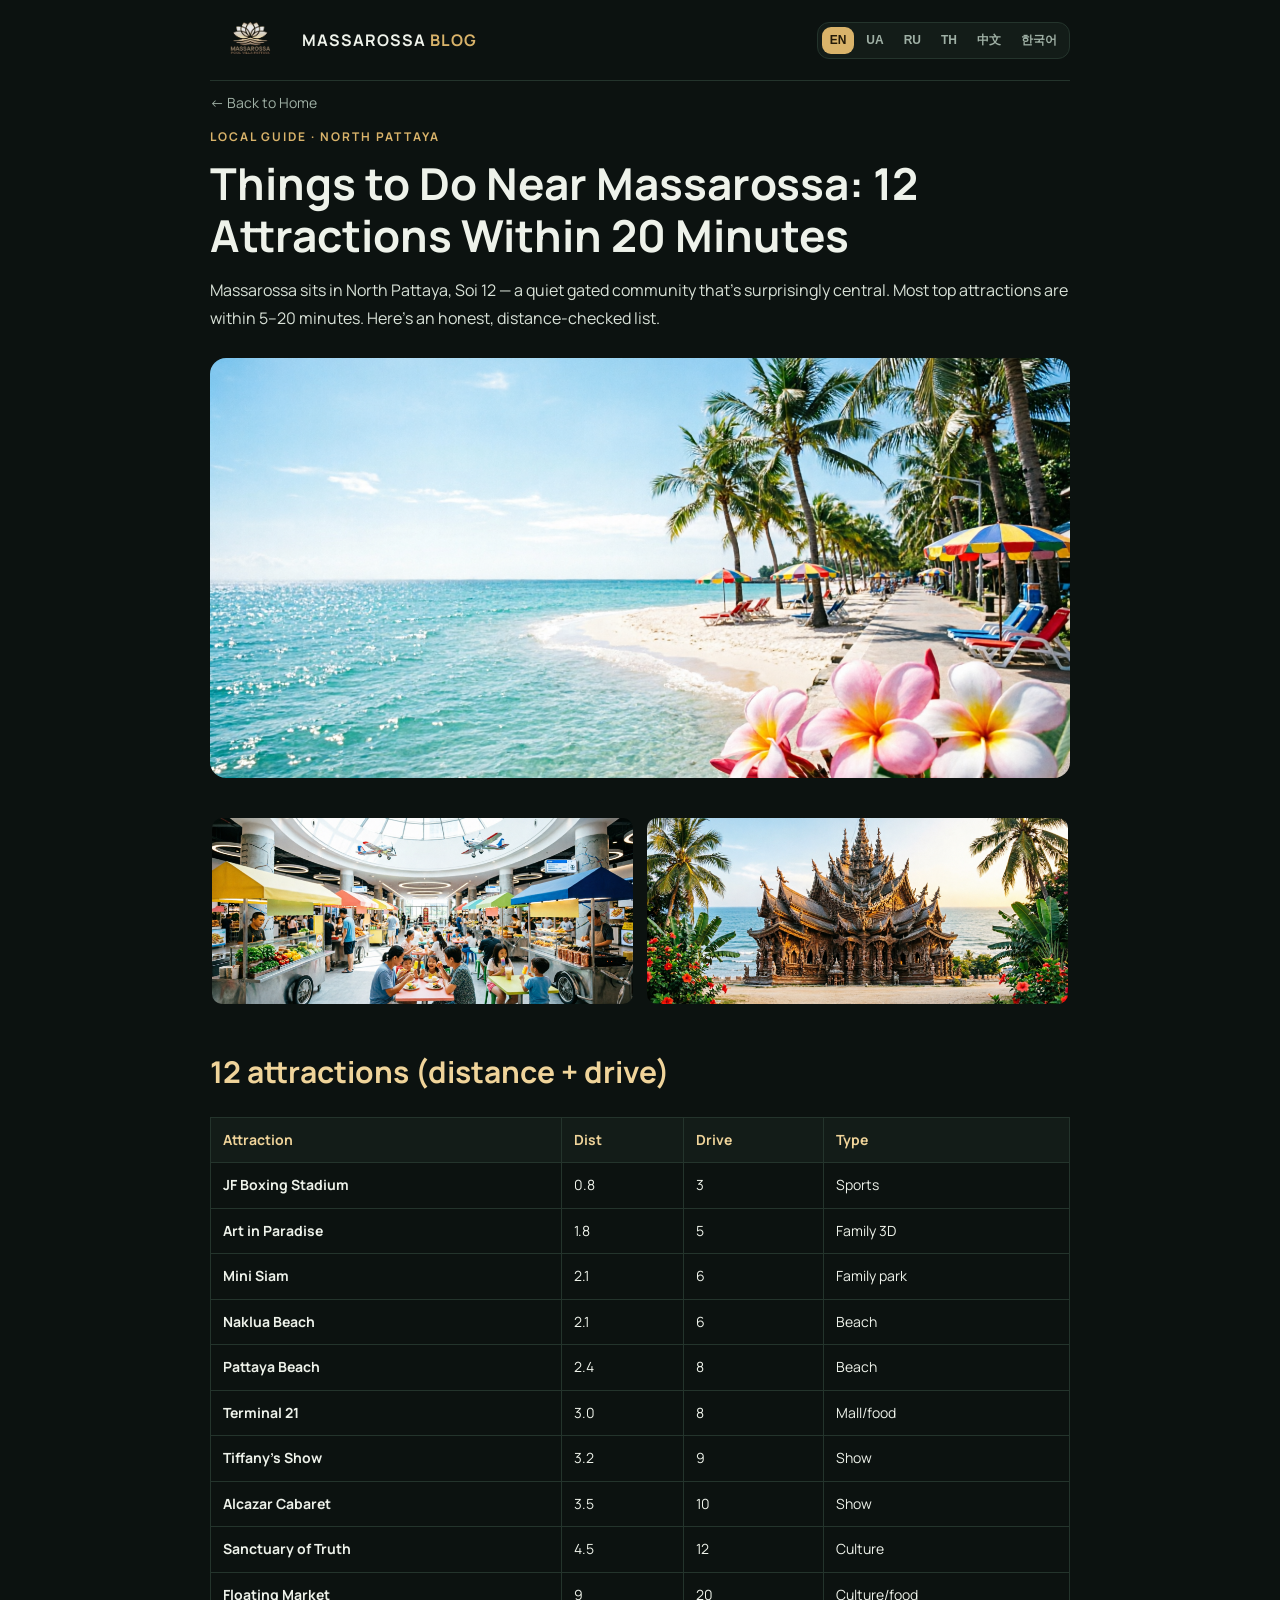
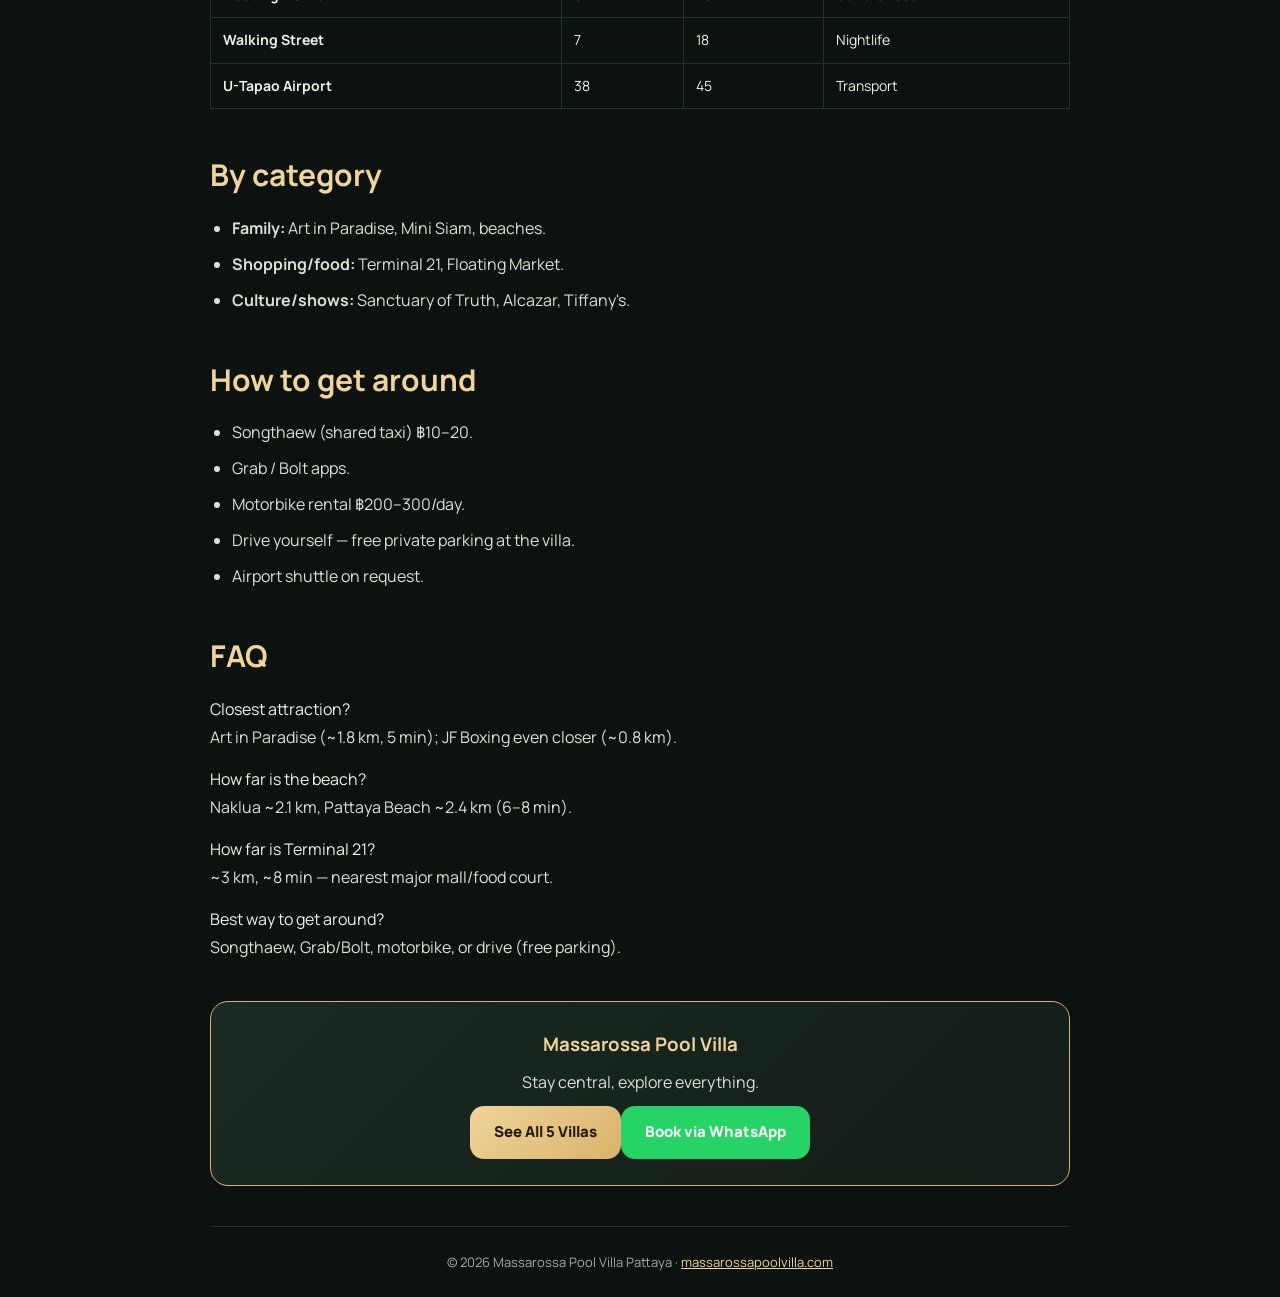
<file: blog-4.html>
<!DOCTYPE html>
<html lang="en">
<head>
<meta charset="UTF-8"><meta name="viewport" content="width=device-width, initial-scale=1">
<title>Things to Do Near Massarossa Pool Villa: 12 Attractions Within 20 Minutes | Pattaya</title>
<meta name="description" content="12 things to do near Massarossa Pool Villa, North Pattaya: Terminal 21 (3 km), Art in Paradise (1.8 km), Alcazar (3.5 km), beaches, Sanctuary of Truth. Distances + drive times.">
<link rel="icon" type="image/png" href="logo.png">
<link href="https://fonts.googleapis.com/css2?family=Manrope:wght@400;600;800&family=Noto+Sans+Thai:wght@400;600&family=Noto+Sans+SC:wght@400;600&family=Noto+Sans+KR:wght@400;600&display=swap" rel="stylesheet">
<link rel="stylesheet" href="villa.css">
</head>
<body>
<div class="wrap">
 <div class="top"><img src="logo.png" alt="" onerror="this.style.display='none'"><b>MASSAROSSA <span style="color:var(--gold)">BLOG</span></b><span class="vlangs" id="vLangs"></span></div>
 <a class="back" href="index.html" data-i18n="back">← Back to Home</a>
 <div class="kick" data-i18n="kick">Local Guide · North Pattaya</div>
 <h1 data-i18n="t_title"></h1>
 <p data-i18n="t_intro"></p>
<img class="hero-img" src="images/blog4-beach.jpg" alt="Pattaya Beach promenade near Massarossa" loading="lazy">
<div class="bgal">
 <img src="images/blog4-terminal.jpg" alt="Terminal 21 Pattaya food court" loading="lazy">
 <img src="images/blog4-sanctuary.jpg" alt="Sanctuary of Truth Pattaya" loading="lazy">
</div>
 <h2 data-i18n="s1_h"></h2><div data-i18n="s1_table"></div>
 <h2 data-i18n="s2_h"></h2><div data-i18n="s2_list"></div>
 <h2 data-i18n="s3_h"></h2><div data-i18n="s3_list"></div>
 <h2 data-i18n="faq_h"></h2><div data-i18n="faq_html"></div>
 <div class="cta"><h3>Massarossa Pool Villa</h3><p style="margin:0" data-i18n="cta_sub"></p><a class="btn gold" href="index.html#villas" data-i18n="seeall"></a><a class="btn wa" href="https://wa.me/66634467395?text=Hello!%20What%20is%20there%20to%20do%20near%20the%20villa?" target="_blank" rel="noopener" data-i18n="book"></a></div>
 <footer>© 2026 Massarossa Pool Villa Pattaya · <a href="index.html">massarossapoolvilla.com</a></footer>
</div>
<script>
var VILLA_T={
en:{back:"← Back to Home",kick:"Local Guide · North Pattaya",t_title:"Things to Do Near Massarossa: 12 Attractions Within 20 Minutes",t_intro:"Massarossa sits in North Pattaya, Soi 12 — a quiet gated community that's surprisingly central. Most top attractions are within 5–20 minutes. Here's an honest, distance-checked list.",s1_h:"12 attractions (distance + drive)",s1_table:"<table><tr><th>Attraction</th><th>Dist</th><th>Drive</th><th>Type</th></tr><tr><td>JF Boxing Stadium</td><td>0.8</td><td>3</td><td>Sports</td></tr><tr><td>Art in Paradise</td><td>1.8</td><td>5</td><td>Family 3D</td></tr><tr><td>Mini Siam</td><td>2.1</td><td>6</td><td>Family park</td></tr><tr><td>Naklua Beach</td><td>2.1</td><td>6</td><td>Beach</td></tr><tr><td>Pattaya Beach</td><td>2.4</td><td>8</td><td>Beach</td></tr><tr><td>Terminal 21</td><td>3.0</td><td>8</td><td>Mall/food</td></tr><tr><td>Tiffany's Show</td><td>3.2</td><td>9</td><td>Show</td></tr><tr><td>Alcazar Cabaret</td><td>3.5</td><td>10</td><td>Show</td></tr><tr><td>Sanctuary of Truth</td><td>4.5</td><td>12</td><td>Culture</td></tr><tr><td>Floating Market</td><td>9</td><td>20</td><td>Culture/food</td></tr><tr><td>Walking Street</td><td>7</td><td>18</td><td>Nightlife</td></tr><tr><td>U-Tapao Airport</td><td>38</td><td>45</td><td>Transport</td></tr></table>",s2_h:"By category",s2_list:"<ul><li><b>Family:</b> Art in Paradise, Mini Siam, beaches.</li><li><b>Shopping/food:</b> Terminal 21, Floating Market.</li><li><b>Culture/shows:</b> Sanctuary of Truth, Alcazar, Tiffany's.</li></ul>",s3_h:"How to get around",s3_list:"<ul><li>Songthaew (shared taxi) ฿10–20.</li><li>Grab / Bolt apps.</li><li>Motorbike rental ฿200–300/day.</li><li>Drive yourself — free private parking at the villa.</li><li>Airport shuttle on request.</li></ul>",faq_h:"FAQ",faq_html:"<div class='faq'><div class='q'>Closest attraction?</div><p>Art in Paradise (~1.8 km, 5 min); JF Boxing even closer (~0.8 km).</p><div class='q'>How far is the beach?</div><p>Naklua ~2.1 km, Pattaya Beach ~2.4 km (6–8 min).</p><div class='q'>How far is Terminal 21?</div><p>~3 km, ~8 min — nearest major mall/food court.</p><div class='q'>Best way to get around?</div><p>Songthaew, Grab/Bolt, motorbike, or drive (free parking).</p></div>",cta_sub:"Stay central, explore everything.",seeall:"See All 5 Villas",book:"Book via WhatsApp"},
ua:{back:"← На головну",kick:"Локальний гід · Північна Паттайя",t_title:"Що робити поблизу Massarossa: 12 атракцій до 20 хвилин",t_intro:"Massarossa розташована у Північній Паттайї, Soi 12 — тиха закрита спільнота, яка напрочуд центральна. Більшість топ-атракцій — у межах 5–20 хвилин. Ось чесний, перевірений за відстанню список.",s1_h:"12 атракцій (відстань + час)",s1_table:"<table><tr><th>Атракція</th><th>Км</th><th>Хв</th><th>Тип</th></tr><tr><td>JF Boxing Stadium</td><td>0.8</td><td>3</td><td>Спорт</td></tr><tr><td>Art in Paradise</td><td>1.8</td><td>5</td><td>Сімейний 3D</td></tr><tr><td>Mini Siam</td><td>2.1</td><td>6</td><td>Сімейний парк</td></tr><tr><td>Naklua Beach</td><td>2.1</td><td>6</td><td>Пляж</td></tr><tr><td>Pattaya Beach</td><td>2.4</td><td>8</td><td>Пляж</td></tr><tr><td>Terminal 21</td><td>3.0</td><td>8</td><td>Мол/їжа</td></tr><tr><td>Tiffany's Show</td><td>3.2</td><td>9</td><td>Шоу</td></tr><tr><td>Alcazar Cabaret</td><td>3.5</td><td>10</td><td>Шоу</td></tr><tr><td>Sanctuary of Truth</td><td>4.5</td><td>12</td><td>Культура</td></tr><tr><td>Floating Market</td><td>9</td><td>20</td><td>Культура/їжа</td></tr><tr><td>Walking Street</td><td>7</td><td>18</td><td>Нічне життя</td></tr><tr><td>U-Tapao Airport</td><td>38</td><td>45</td><td>Транспорт</td></tr></table>",s2_h:"За категоріями",s2_list:"<ul><li><b>Сім'я:</b> Art in Paradise, Mini Siam, пляжі.</li><li><b>Шопінг/їжа:</b> Terminal 21, Floating Market.</li><li><b>Культура/шоу:</b> Sanctuary of Truth, Alcazar, Tiffany's.</li></ul>",s3_h:"Як пересуватися",s3_list:"<ul><li>Сонгтео (спільне таксі) ฿10–20.</li><li>Додатки Grab / Bolt.</li><li>Оренда мотоцикла ฿200–300/день.</li><li>Власним авто — безкоштовна парковка у вілли.</li><li>Трансфер в аеропорт за запитом.</li></ul>",faq_h:"FAQ",faq_html:"<div class='faq'><div class='q'>Найближча атракція?</div><p>Art in Paradise (~1.8 км, 5 хв); JF Boxing ще ближче (~0.8 км).</p><div class='q'>Як далеко до пляжу?</div><p>Naklua ~2.1 км, Pattaya Beach ~2.4 км (6–8 хв).</p><div class='q'>Як далеко до Terminal 21?</div><p>~3 км, ~8 хв — найближчий великий мол/фуд-корт.</p><div class='q'>Найкращий спосіб пересування?</div><p>Сонгтео, Grab/Bolt, мотоцикл або авто (безкоштовна парковка).</p></div>",cta_sub:"Живіть у центрі, досліджуйте все.",seeall:"Усі 5 вілл",book:"Бронювати у WhatsApp"},
ru:{back:"← На главную",kick:"Локальный гид · Северная Паттайя",t_title:"Что делать рядом с Massarossa: 12 atrakций до 20 минут",t_intro:"Massarossa расположена в Северной Паттайе, Soi 12 — тихое закрытое сообщество, на удивление центральное. Большинство топ-аттракций — в пределах 5–20 минут. Вот честный, проверенный по дистанции список.",s1_h:"12 аттракций (дистанция + время)",s1_table:"<table><tr><th>Аттракция</th><th>Км</th><th>Мин</th><th>Тип</th></tr><tr><td>JF Boxing Stadium</td><td>0.8</td><td>3</td><td>Спорт</td></tr><tr><td>Art in Paradise</td><td>1.8</td><td>5</td><td>Семейный 3D</td></tr><tr><td>Mini Siam</td><td>2.1</td><td>6</td><td>Семейный парк</td></tr><tr><td>Naklua Beach</td><td>2.1</td><td>6</td><td>Пляж</td></tr><tr><td>Pattaya Beach</td><td>2.4</td><td>8</td><td>Пляж</td></tr><tr><td>Terminal 21</td><td>3.0</td><td>8</td><td>Молл/еда</td></tr><tr><td>Tiffany's Show</td><td>3.2</td><td>9</td><td>Шоу</td></tr><tr><td>Alcazar Cabaret</td><td>3.5</td><td>10</td><td>Шоу</td></tr><tr><td>Sanctuary of Truth</td><td>4.5</td><td>12</td><td>Культура</td></tr><tr><td>Floating Market</td><td>9</td><td>20</td><td>Культура/еда</td></tr><tr><td>Walking Street</td><td>7</td><td>18</td><td>Ночная жизнь</td></tr><tr><td>U-Tapao Airport</td><td>38</td><td>45</td><td>Транспорт</td></tr></table>",s2_h:"По категориям",s2_list:"<ul><li><b>Семья:</b> Art in Paradise, Mini Siam, пляжи.</li><li><b>Шопинг/еда:</b> Terminal 21, Floating Market.</li><li><b>Культура/шоу:</b> Sanctuary of Truth, Alcazar, Tiffany's.</li></ul>",s3_h:"Как передвигаться",s3_list:"<ul><li>Сонгтео (общее такси) ฿10–20.</li><li>Приложения Grab / Bolt.</li><li>Аренда мотоцикла ฿200–300/день.</li><li>Своим авто — бесплатная парковка у виллы.</li><li>Трансфер в аэропорт по запросу.</li></ul>",faq_h:"FAQ",faq_html:"<div class='faq'><div class='q'>Ближайшая аттракция?</div><p>Art in Paradise (~1.8 км, 5 мин); JF Boxing ещё ближе (~0.8 км).</p><div class='q'>Как далеко до пляжа?</div><p>Naklua ~2.1 км, Pattaya Beach ~2.4 км (6–8 мин).</p><div class='q'>Как далеко до Terminal 21?</div><p>~3 км, ~8 мин — ближайший крупный молл/фуд-корт.</p><div class='q'>Лучший способ передвижения?</div><p>Сонгтео, Grab/Bolt, мотоцикл или авто (бесплатная парковка).</p></div>",cta_sub:"Живите в центре, исследуйте всё.",seeall:"Все 5 вилл",book:"Бронировать в WhatsApp"},
th:{back:"← กลับหน้าหลัก",kick:"คู่มือท้องถิ่น · พัทยาเหนือ",t_title:"ที่เที่ยวใกล้ Massarossa: 12 แห่งภายใน 20 นาที",t_intro:"Massarossa ตั้งอยู่พัทยาเหนือ Soi 12 — หมู่บ้านมีรั้วที่เงียบสงบแต่อยู่กลางอย่างน่าประหลาด ที่เที่ยวส่วนใหญ่อยู่ภายใน 5–20 นาที นี่คือรายการที่เช็คระยะแล้ว",s1_h:"12 ที่เที่ยว (ระยะ + เวลา)",s1_table:"<table><tr><th>ที่เที่ยว</th><th>กม.</th><th>นาที</th><th>ประเภท</th></tr><tr><td>JF Boxing</td><td>0.8</td><td>3</td><td>กีฬา</td></tr><tr><td>Art in Paradise</td><td>1.8</td><td>5</td><td>ครอบครัว 3D</td></tr><tr><td>Mini Siam</td><td>2.1</td><td>6</td><td>สวนครอบครัว</td></tr><tr><td>หาดนาเกลือ</td><td>2.1</td><td>6</td><td>หาด</td></tr><tr><td>หาดพัทยา</td><td>2.4</td><td>8</td><td>หาด</td></tr><tr><td>Terminal 21</td><td>3.0</td><td>8</td><td>ห้าง/อาหาร</td></tr><tr><td>Tiffany's Show</td><td>3.2</td><td>9</td><td>โชว์</td></tr><tr><td>Alcazar</td><td>3.5</td><td>10</td><td>โชว์</td></tr><tr><td>ปราสาทสัจธรรม</td><td>4.5</td><td>12</td><td>วัฒนธรรม</td></tr><tr><td>ตลาดน้ำ</td><td>9</td><td>20</td><td>วัฒนธรรม/อาหาร</td></tr><tr><td>Walking Street</td><td>7</td><td>18</td><td>กลางคืน</td></tr><tr><td>อู่ตะเภา</td><td>38</td><td>45</td><td>เดินทาง</td></tr></table>",s2_h:"ตามหมวด",s2_list:"<ul><li><b>ครอบครัว:</b> Art in Paradise, Mini Siam, หาด</li><li><b>ช้อปปิ้ง/อาหาร:</b> Terminal 21, ตลาดน้ำ</li><li><b>วัฒนธรรม/โชว์:</b> ปราสาทสัจธรรม, Alcazar, Tiffany's</li></ul>",s3_h:"วิธีเดินทาง",s3_list:"<ul><li>สองแถว ฿10–20</li><li>แอป Grab / Bolt</li><li>เช่ามอเตอร์ไซค์ ฿200–300/วัน</li><li>ขับรถเอง — ที่จอดรถฟรีที่วิลล่า</li><li>รถรับส่งสนามบินเมื่อขอ</li></ul>",faq_h:"คำถามที่พบบ่อย",faq_html:"<div class='faq'><div class='q'>ที่เที่ยวใกล้สุด?</div><p>Art in Paradise (~1.8 กม. 5 นาที) JF Boxing ใกล้กว่า (~0.8 กม.)</p><div class='q'>ห่างหาดเท่าไหร่?</div><p>นาเกลือ ~2.1 กม. หาดพัทยา ~2.4 กม. (6–8 นาที)</p><div class='q'>ห่าง Terminal 21?</div><p>~3 กม. ~8 นาที — ห้าง/ฟู้ดคอร์ตใกล้สุด</p><div class='q'>วิธีเดินทางที่ดีที่สุด?</div><p>สองแถว, Grab/Bolt, มอเตอร์ไซค์ หรือขับรถ (จอดรถฟรี)</p></div>",cta_sub:"พักกลางเมือง เที่ยวได้ทุกอย่าง",seeall:"ดูวิลล่าทั้ง 5",book:"จองผ่าน WhatsApp"},
zh:{back:"← 返回首页",kick:"本地指南 · 北芭提雅",t_title:"Massarossa 周边玩乐：20分钟内12个景点",t_intro:"Massarossa 位于北芭提雅Soi 12——安静的封闭社区，却出奇地中心。多数热门景点在5–20分钟内。这是一份核实过距离的清单。",s1_h:"12个景点（距离+车程）",s1_table:"<table><tr><th>景点</th><th>公里</th><th>分钟</th><th>类型</th></tr><tr><td>JF拳击馆</td><td>0.8</td><td>3</td><td>体育</td></tr><tr><td>Art in Paradise</td><td>1.8</td><td>5</td><td>家庭3D</td></tr><tr><td>Mini Siam</td><td>2.1</td><td>6</td><td>家庭公园</td></tr><tr><td>那库阿海滩</td><td>2.1</td><td>6</td><td>海滩</td></tr><tr><td>芭提雅海滩</td><td>2.4</td><td>8</td><td>海滩</td></tr><tr><td>Terminal 21</td><td>3.0</td><td>8</td><td>商场/美食</td></tr><tr><td>Tiffany's秀</td><td>3.2</td><td>9</td><td>秀</td></tr><tr><td>Alcazar</td><td>3.5</td><td>10</td><td>秀</td></tr><tr><td>真理寺</td><td>4.5</td><td>12</td><td>文化</td></tr><tr><td>水上市场</td><td>9</td><td>20</td><td>文化/美食</td></tr><tr><td>Walking Street</td><td>7</td><td>18</td><td>夜生活</td></tr><tr><td>乌塔保机场</td><td>38</td><td>45</td><td>交通</td></tr></table>",s2_h:"按类别",s2_list:"<ul><li><b>家庭：</b>Art in Paradise、Mini Siam、海滩。</li><li><b>购物/美食：</b>Terminal 21、水上市场。</li><li><b>文化/秀：</b>真理寺、Alcazar、Tiffany's。</li></ul>",s3_h:"如何出行",s3_list:"<ul><li>双条车 ฿10–20。</li><li>Grab / Bolt 应用。</li><li>摩托租赁 ฿200–300/天。</li><li>自驾——别墅免费停车。</li><li>按需机场接送。</li></ul>",faq_h:"常见问题",faq_html:"<div class='faq'><div class='q'>最近景点？</div><p>Art in Paradise（约1.8km，5分钟）；JF拳击更近（约0.8km）。</p><div class='q'>到海滩多远？</div><p>那库阿约2.1km，芭提雅海滩约2.4km（6–8分钟）。</p><div class='q'>到Terminal 21多远？</div><p>约3km，8分钟——最近的大型商场/美食广场。</p><div class='q'>最佳出行方式？</div><p>双条车、Grab/Bolt、摩托或自驾（免费停车）。</p></div>",cta_sub:"住在中心，探索一切。",seeall:"查看全部5栋",book:"WhatsApp预订"},
ko:{back:"← 홈으로",kick:"로컬 가이드 · 북파타야",t_title:"Massarossa 인근 즐길 거리: 20분 내 12곳",t_intro:"Massarossa는 북파타야 Soi 12의 조용한 게이트 커뮤니티에 있지만 의외로 중심입니다. 주요 명소 대부분이 5–20분 내. 거리를 확인한 정직한 목록입니다.",s1_h:"12곳 (거리+소요)",s1_table:"<table><tr><th>명소</th><th>km</th><th>분</th><th>유형</th></tr><tr><td>JF 복싱</td><td>0.8</td><td>3</td><td>스포츠</td></tr><tr><td>Art in Paradise</td><td>1.8</td><td>5</td><td>가족 3D</td></tr><tr><td>Mini Siam</td><td>2.1</td><td>6</td><td>가족 공원</td></tr><tr><td>나끄루아 해변</td><td>2.1</td><td>6</td><td>해변</td></tr><tr><td>파타야 해변</td><td>2.4</td><td>8</td><td>해변</td></tr><tr><td>Terminal 21</td><td>3.0</td><td>8</td><td>몰/푸드</td></tr><tr><td>Tiffany's 쇼</td><td>3.2</td><td>9</td><td>쇼</td></tr><tr><td>Alcazar</td><td>3.5</td><td>10</td><td>쇼</td></tr><tr><td>진리 사원</td><td>4.5</td><td>12</td><td>문화</td></tr><tr><td>수상 시장</td><td>9</td><td>20</td><td>문화/푸드</td></tr><tr><td>Walking Street</td><td>7</td><td>18</td><td>나이트</td></tr><tr><td>우타파오 공항</td><td>38</td><td>45</td><td>교통</td></tr></table>",s2_h:"카테고리별",s2_list:"<ul><li><b>가족:</b> Art in Paradise, Mini Siam, 해변.</li><li><b>쇼핑/푸드:</b> Terminal 21, 수상 시장.</li><li><b>문화/쇼:</b> 진리 사원, Alcazar, Tiffany's.</li></ul>",s3_h:"이동 방법",s3_list:"<ul><li>썽태우 ฿10–20.</li><li>Grab / Bolt 앱.</li><li>오토바이 대여 ฿200–300/일.</li><li>자가 운전 — 빌라 무료 주차.</li><li>요청 시 공항 셔틀.</li></ul>",faq_h:"FAQ",faq_html:"<div class='faq'><div class='q'>가장 가까운 명소?</div><p>Art in Paradise(약1.8km, 5분); JF 복싱 더 가까움(약0.8km).</p><div class='q'>해변까지 얼마나?</div><p>나끄루아 약2.1km, 파타야 해변 약2.4km(6–8분).</p><div class='q'>Terminal 21까지?</div><p>약3km, 8분 — 가장 가까운 대형 몰/푸드코트.</p><div class='q'>최고의 이동 수단은?</div><p>썽태우, Grab/Bolt, 오토바이 또는 자가 운전(무료 주차).</p></div>",cta_sub:"중심에 머물며 모든 것을 탐험.",seeall:"빌라 5동 보기",book:"WhatsApp 예약"}};
</script>
<script src="villa-lang.js"></script>
</body>
</html>
</file>
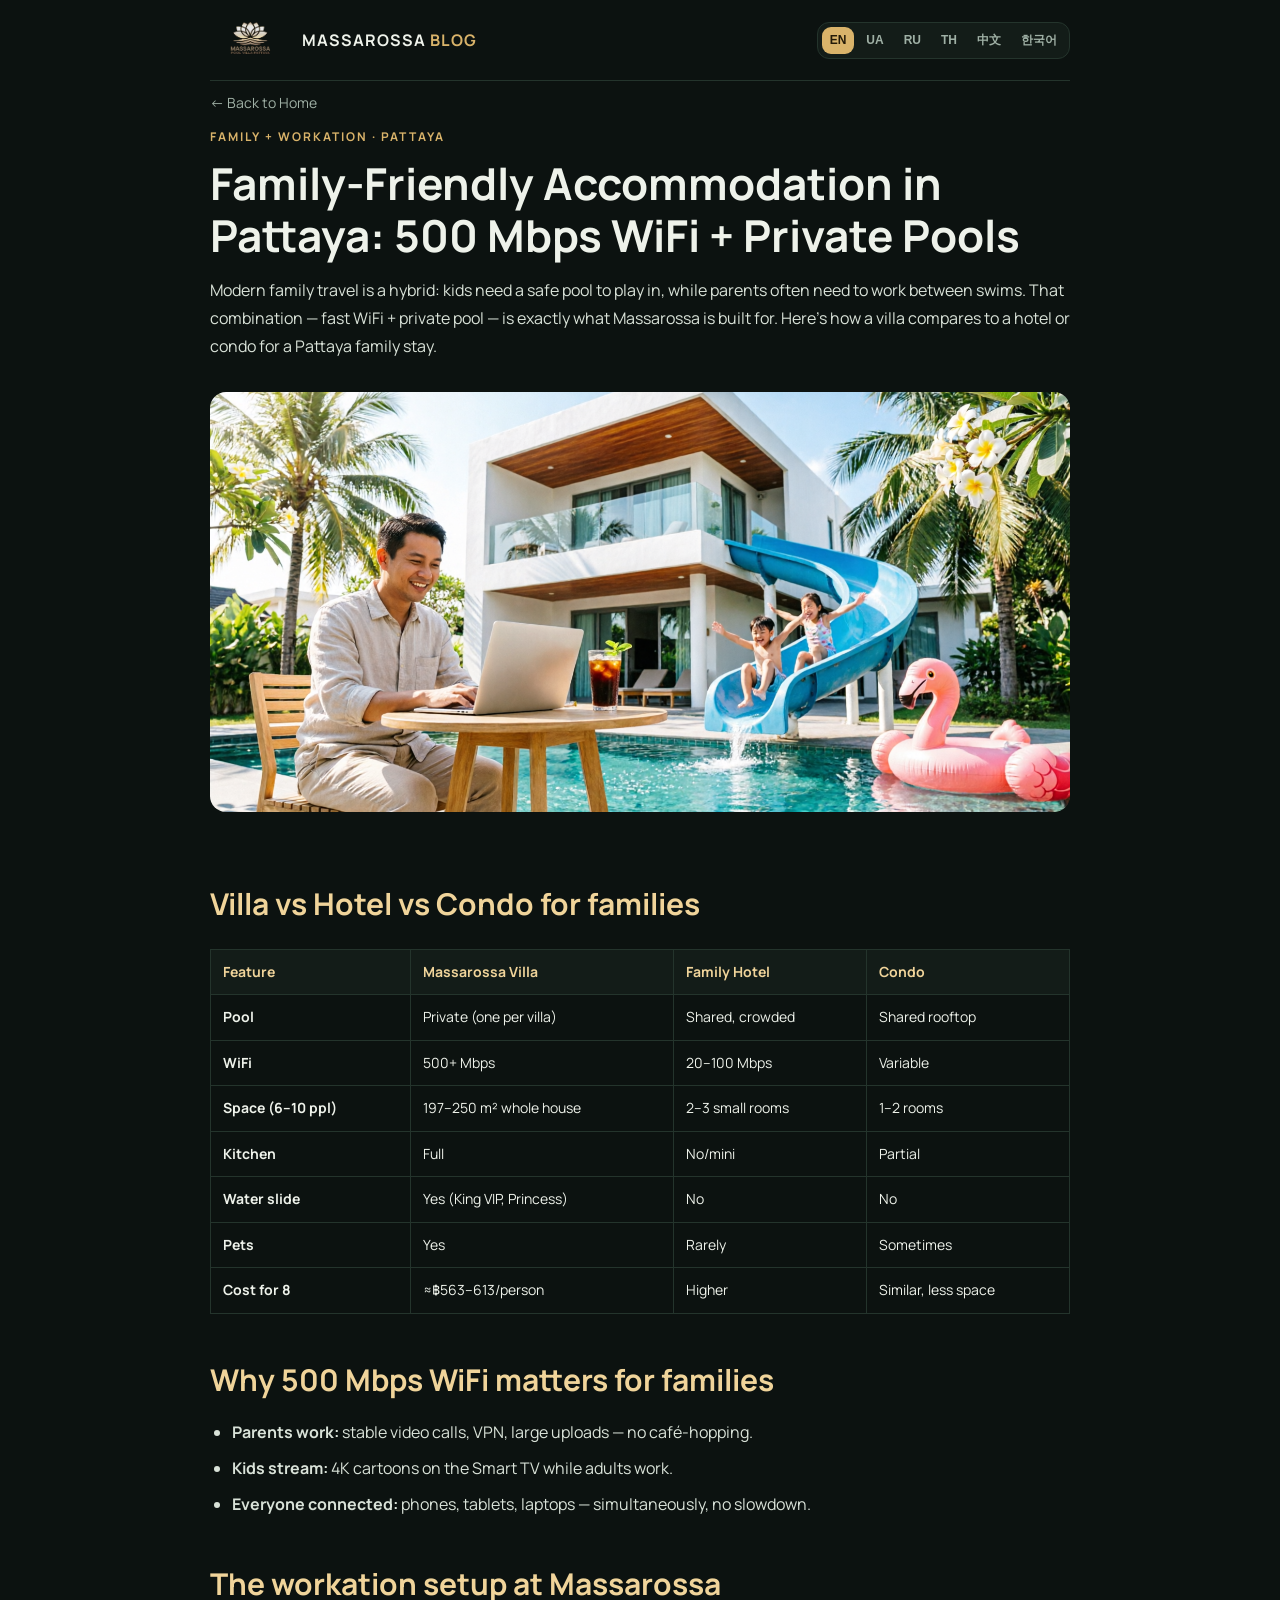
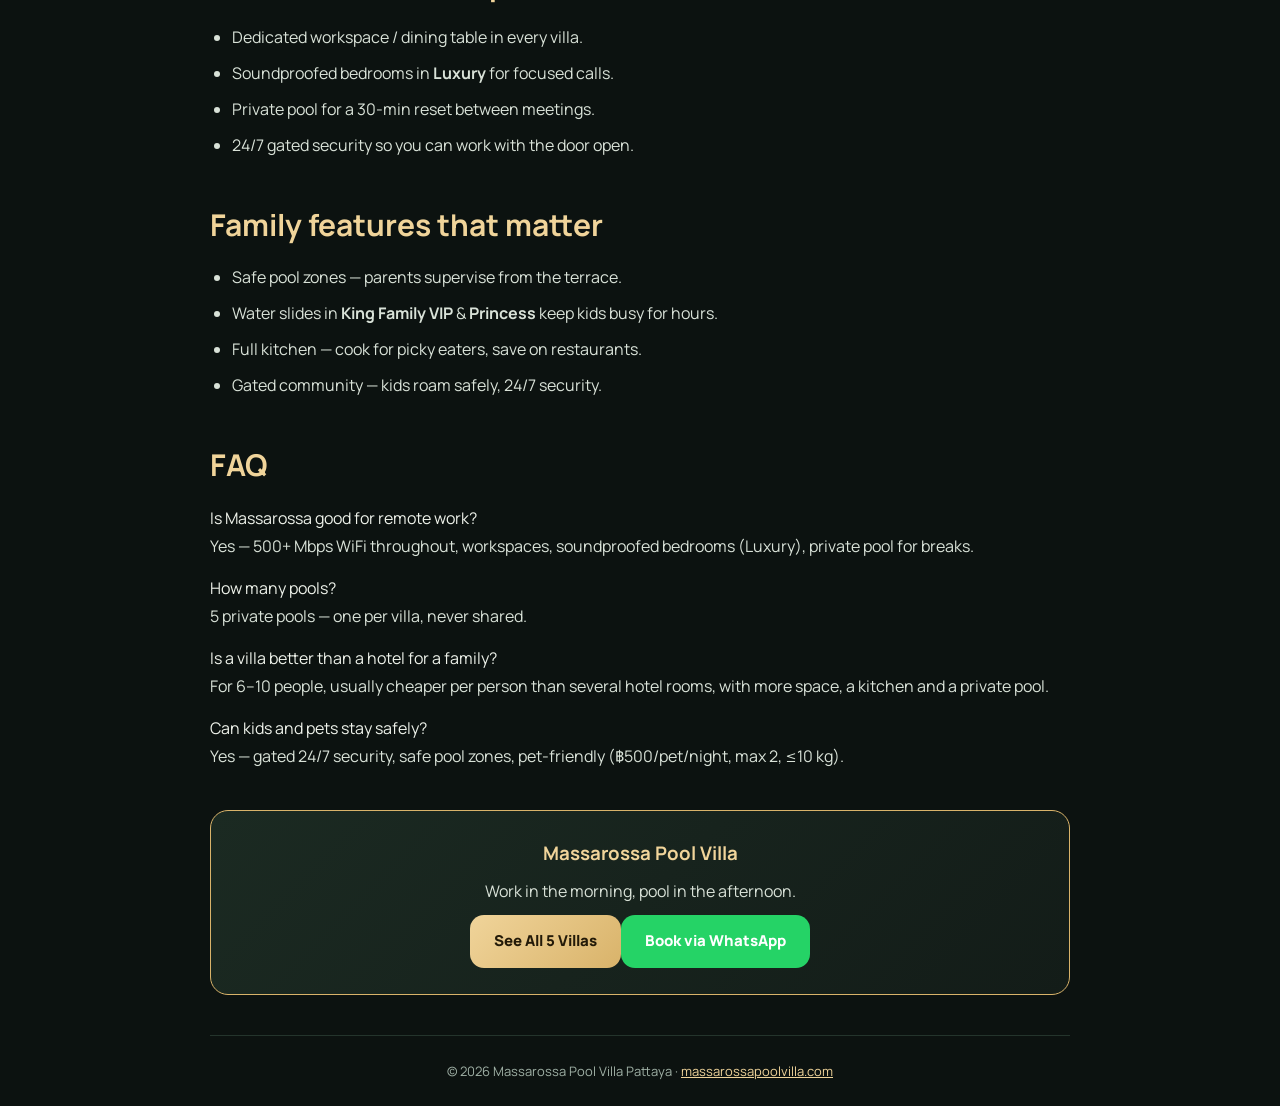
<file: blog-5.html>
<!DOCTYPE html>
<html lang="en">
<head>
<meta charset="UTF-8"><meta name="viewport" content="width=device-width, initial-scale=1">
<title>Family-Friendly Accommodation in Pattaya: 500 Mbps WiFi + Private Pools | Massarossa</title>
<meta name="description" content="Why families and remote workers choose Massarossa: 500+ Mbps WiFi, 5 private pools (one per villa), water slides, workspaces. Compare villa vs hotel vs condo for a Pattaya family stay.">
<link rel="icon" type="image/png" href="logo.png">
<link href="https://fonts.googleapis.com/css2?family=Manrope:wght@400;600;800&family=Noto+Sans+Thai:wght@400;600&family=Noto+Sans+SC:wght@400;600&family=Noto+Sans+KR:wght@400;600&display=swap" rel="stylesheet">
<link rel="stylesheet" href="villa.css">
</head>
<body>
<div class="wrap">
 <div class="top"><img src="logo.png" alt="" onerror="this.style.display='none'"><b>MASSAROSSA <span style="color:var(--gold)">BLOG</span></b><span class="vlangs" id="vLangs"></span></div>
 <a class="back" href="index.html" data-i18n="back">← Back to Home</a>
 <div class="kick" data-i18n="kick">Family + Workation · Pattaya</div>
 <h1 data-i18n="t_title"></h1>
 <p data-i18n="t_intro"></p>
 <img class="hero-img" src="images/blog5-workation.jpg" alt="Workation at Massarossa: parent works by the pool while kids play on the water slide" loading="lazy" style="margin:18px 0">
 <h2 data-i18n="s1_h"></h2><div data-i18n="s1_table"></div>
 <h2 data-i18n="s2_h"></h2><div data-i18n="s2_list"></div>
 <h2 data-i18n="s3_h"></h2><div data-i18n="s3_list"></div>
 <h2 data-i18n="s4_h"></h2><div data-i18n="s4_list"></div>
 <h2 data-i18n="faq_h"></h2><div data-i18n="faq_html"></div>
 <div class="cta"><h3>Massarossa Pool Villa</h3><p style="margin:0" data-i18n="cta_sub"></p><a class="btn gold" href="index.html#villas" data-i18n="seeall"></a><a class="btn wa" href="https://wa.me/66634467395?text=Hello!%20Is%20the%20WiFi%20good%20for%20remote%20work?" target="_blank" rel="noopener" data-i18n="book"></a></div>
 <footer>© 2026 Massarossa Pool Villa Pattaya · <a href="index.html">massarossapoolvilla.com</a></footer>
</div>
<script>
var VILLA_T={
en:{back:"← Back to Home",kick:"Family + Workation · Pattaya",t_title:"Family-Friendly Accommodation in Pattaya: 500 Mbps WiFi + Private Pools",t_intro:"Modern family travel is a hybrid: kids need a safe pool to play in, while parents often need to work between swims. That combination — fast WiFi + private pool — is exactly what Massarossa is built for. Here's how a villa compares to a hotel or condo for a Pattaya family stay.",s1_h:"Villa vs Hotel vs Condo for families",s1_table:"<table><tr><th>Feature</th><th>Massarossa Villa</th><th>Family Hotel</th><th>Condo</th></tr><tr><td>Pool</td><td>Private (one per villa)</td><td>Shared, crowded</td><td>Shared rooftop</td></tr><tr><td>WiFi</td><td>500+ Mbps</td><td>20–100 Mbps</td><td>Variable</td></tr><tr><td>Space (6–10 ppl)</td><td>197–250 m² whole house</td><td>2–3 small rooms</td><td>1–2 rooms</td></tr><tr><td>Kitchen</td><td>Full</td><td>No/mini</td><td>Partial</td></tr><tr><td>Water slide</td><td>Yes (King VIP, Princess)</td><td>No</td><td>No</td></tr><tr><td>Pets</td><td>Yes</td><td>Rarely</td><td>Sometimes</td></tr><tr><td>Cost for 8</td><td>≈฿563–613/person</td><td>Higher</td><td>Similar, less space</td></tr></table>",s2_h:"Why 500 Mbps WiFi matters for families",s2_list:"<ul><li><b>Parents work:</b> stable video calls, VPN, large uploads — no café-hopping.</li><li><b>Kids stream:</b> 4K cartoons on the Smart TV while adults work.</li><li><b>Everyone connected:</b> phones, tablets, laptops — simultaneously, no slowdown.</li></ul>",s3_h:"The workation setup at Massarossa",s3_list:"<ul><li>Dedicated workspace / dining table in every villa.</li><li>Soundproofed bedrooms in <b>Luxury</b> for focused calls.</li><li>Private pool for a 30-min reset between meetings.</li><li>24/7 gated security so you can work with the door open.</li></ul>",s4_h:"Family features that matter",s4_list:"<ul><li>Safe pool zones — parents supervise from the terrace.</li><li>Water slides in <b>King Family VIP</b> & <b>Princess</b> keep kids busy for hours.</li><li>Full kitchen — cook for picky eaters, save on restaurants.</li><li>Gated community — kids roam safely, 24/7 security.</li></ul>",faq_h:"FAQ",faq_html:"<div class='faq'><div class='q'>Is Massarossa good for remote work?</div><p>Yes — 500+ Mbps WiFi throughout, workspaces, soundproofed bedrooms (Luxury), private pool for breaks.</p><div class='q'>How many pools?</div><p>5 private pools — one per villa, never shared.</p><div class='q'>Is a villa better than a hotel for a family?</div><p>For 6–10 people, usually cheaper per person than several hotel rooms, with more space, a kitchen and a private pool.</p><div class='q'>Can kids and pets stay safely?</div><p>Yes — gated 24/7 security, safe pool zones, pet-friendly (฿500/pet/night, max 2, ≤10 kg).</p></div>",cta_sub:"Work in the morning, pool in the afternoon.",seeall:"See All 5 Villas",book:"Book via WhatsApp"},
ua:{back:"← На головну",kick:"Сім'я + Воркейшн · Паттайя",t_title:"Сімейне житло в Паттайї: WiFi 500 Мбіт/с + приватні басейни",t_intro:"Сучасна сімейна подорож — гібрид: дітям потрібен безпечний басейн, а батькам часто треба працювати між купаннями. Саме ця комбінація — швидкий WiFi + приватний басейн — те, для чого створена Massarossa. Ось як вілла порівнюється з готелем чи кондо.",s1_h:"Вілла vs готель vs кондо для сім'ї",s1_table:"<table><tr><th>Критерій</th><th>Вілла Massarossa</th><th>Сімейний готель</th><th>Кондо</th></tr><tr><td>Басейн</td><td>Приватний (по одному на віллу)</td><td>Спільний, натовп</td><td>Спільний дах</td></tr><tr><td>WiFi</td><td>500+ Мбіт/с</td><td>20–100 Мбіт/с</td><td>Змінний</td></tr><tr><td>Простір (6–10)</td><td>197–250 м² весь будинок</td><td>2–3 малі кімнати</td><td>1–2 кімнати</td></tr><tr><td>Кухня</td><td>Повна</td><td>Ні/міні</td><td>Часткова</td></tr><tr><td>Гірка</td><td>Так (King VIP, Princess)</td><td>Ні</td><td>Ні</td></tr><tr><td>Тварини</td><td>Так</td><td>Зрідка</td><td>Іноді</td></tr><tr><td>Вартість на 8</td><td>≈฿563–613/особа</td><td>Вище</td><td>Схожа, менше простору</td></tr></table>",s2_h:"Чому WiFi 500 Мбіт/с важливий для сімей",s2_list:"<ul><li><b>Батьки працюють:</b> стабільні відеодзвінки, VPN, великі завантаження — без кафе.</li><li><b>Діти стримлять:</b> 4K-мультики на Smart TV, поки дорослі працюють.</li><li><b>Усі підключені:</b> телефони, планшети, ноутбуки — одночасно, без гальм.</li></ul>",s3_h:"Воркейшн-сетап у Massarossa",s3_list:"<ul><li>Робоче місце / обідній стіл у кожній віллі.</li><li>Шумоізольовані спальні у <b>Luxury</b> для зосереджених дзвінків.</li><li>Приватний басейн для 30-хв перезапуску між зустрічами.</li><li>Охорона 24/7 — можна працювати з відчиненими дверима.</li></ul>",s4_h:"Сімейні фішки, що важливі",s4_list:"<ul><li>Безпечні зони басейну — батьки наглядають з тераси.</li><li>Гірки у <b>King Family VIP</b> і <b>Princess</b> займають дітей на години.</li><li>Повна кухня — готуйте для вибагливих їжаків, економте на ресторанах.</li><li>Закрита спільнота — діти безпечно бігають, охорона 24/7.</li></ul>",faq_h:"FAQ",faq_html:"<div class='faq'><div class='q'>Чи підходить Massarossa для віддаленої роботи?</div><p>Так — WiFi 500+ Мбіт/с всюди, робочі місця, шумоізольовані спальні (Luxury), приватний басейн для перерв.</p><div class='q'>Скільки басейнів?</div><p>5 приватних басейнів — по одному на віллу, без спільних.</p><div class='q'>Вілла краща за готель для сім'ї?</div><p>Для 6–10 осіб зазвичай дешевше на особу, ніж кілька готельних номерів, з більшим простором, кухнею і приватним басейном.</p><div class='q'>Чи можуть діти і тварини перебувати безпечно?</div><p>Так — охорона 24/7, безпечні зони басейну, pet-friendly (฿500/тварина/ніч, макс 2, ≤10 кг).</p></div>",cta_sub:"Вранці — робота, вдень — басейн.",seeall:"Усі 5 вілл",book:"Бронювати у WhatsApp"},
ru:{back:"← На главную",kick:"Семья + Workation · Паттайя",t_title:"Семейное жильё в Паттайе: WiFi 500 Мбит/с + частные бассейны",t_intro:"Современная семейная поездка — гибрид: детям нужен безопасный бассейн, а родителям часто надо работать между купаниями. Именно эта комбинация — быстрый WiFi + частный бассейн — то, для чего создана Massarossa. Вот как вилла сравнивается с отелем или кондо.",s1_h:"Вилла vs отель vs кондо для семьи",s1_table:"<table><tr><th>Критерий</th><th>Вилла Massarossa</th><th>Семейный отель</th><th>Кондо</th></tr><tr><td>Бассейн</td><td>Частный (по одному на виллу)</td><td>Общий, толпа</td><td>Общая крыша</td></tr><tr><td>WiFi</td><td>500+ Мбит/с</td><td>20–100 Мбит/с</td><td>Переменный</td></tr><tr><td>Пространство (6–10)</td><td>197–250 м² весь дом</td><td>2–3 мал. комнаты</td><td>1–2 комнаты</td></tr><tr><td>Кухня</td><td>Полная</td><td>Нет/мини</td><td>Частичная</td></tr><tr><td>Горка</td><td>Да (King VIP, Princess)</td><td>Нет</td><td>Нет</td></tr><tr><td>Питомцы</td><td>Да</td><td>Редко</td><td>Иногда</td></tr><tr><td>Стоимость на 8</td><td>≈฿563–613/чел</td><td>Выше</td><td>Похожая, меньше места</td></tr></table>",s2_h:"Почему WiFi 500 Мбит/с важен для семей",s2_list:"<ul><li><b>Родители работают:</b> стабильные видеозвонки, VPN, большие загрузки — без кафе.</li><li><b>Дети стримят:</b> 4K-мультики на Smart TV, пока взрослые работают.</li><li><b>Все подключены:</b> телефоны, планшеты, ноутбуки — одновременно, без тормозов.</li></ul>",s3_h:"Workation-сетап в Massarossa",s3_list:"<ul><li>Рабочее место / обеденный стол в каждой вилле.</li><li>Шумоизолированные спальни в <b>Luxury</b> для сосредоточенных звонков.</li><li>Частный бассейн для 30-мин перезапуска между встречами.</li><li>Охрана 24/7 — можно работать с открытой дверью.</li></ul>",s4_h:"Семейные фишки, которые важны",s4_list:"<ul><li>Безопасные зоны бассейна — родители наблюдают с террасы.</li><li>Горки в <b>King Family VIP</b> и <b>Princess</b> занимают детей на часы.</li><li>Полная кухня — готовьте для приверед, экономьте на ресторанах.</li><li>Закрытое сообщество — дети безопасно бегают, охрана 24/7.</li></ul>",faq_h:"FAQ",faq_html:"<div class='faq'><div class='q'>Подходит ли Massarossa для удалёнки?</div><p>Да — WiFi 500+ Мбит/с везде, рабочие места, шумоизолированные спальни (Luxury), частный бассейн для перерывов.</p><div class='q'>Сколько бассейнов?</div><p>5 частных бассейнов — по одному на виллу, без общих.</p><div class='q'>Вилла лучше отеля для семьи?</div><p>Для 6–10 человек обычно дешевле на человека, чем несколько номеров, с большим пространством, кухней и частным бассейном.</p><div class='q'>Могут ли дети и питомцы находиться безопасно?</div><p>Да — охрана 24/7, безопасные зоны бассейна, pet-friendly (฿500/питомец/ночь, макс 2, ≤10 кг).</p></div>",cta_sub:"Утром — работа, днём — бассейн.",seeall:"Все 5 вилл",book:"Бронировать в WhatsApp"},
th:{back:"← กลับหน้าหลัก",kick:"ครอบครัว + Workation · พัทยา",t_title:"ที่พักครอบครัวในพัทยา: WiFi 500 Mbps + สระส่วนตัว",t_intro:"ทริปครอบครัวสมัยใหม่คือลูกผสม: เด็กต้องการสระปลอดภัย พ่อแม่ต้องทำงานระหว่างว่ายน้ำ Kombinacja นี้ — WiFi เร็ว + สระส่วนตัว — คือสิ่งที่ Massarossa สร้างมา นี่คือวิธีที่วิลล่าเทียบกับโรงแรมหรือคอนโด",s1_h:"วิลล่า vs โรงแรม vs คอนโด สำหรับครอบครัว",s1_table:"<table><tr><th>คุณสมบัติ</th><th>วิลล่า Massarossa</th><th>โรงแรมครอบครัว</th><th>คอนโด</th></tr><tr><td>สระ</td><td>ส่วนตัว (หลังละสระ)</td><td>ใช้ร่วม คนเยอะ</td><td>ดาดฟ้าใช้ร่วม</td></tr><tr><td>WiFi</td><td>500+ Mbps</td><td>20–100 Mbps</td><td>ไม่แน่นอน</td></tr><tr><td>พื้นที่ (6–10)</td><td>197–250 ตร.ม. ทั้งหลัง</td><td>2–3 ห้องเล็ก</td><td>1–2 ห้อง</td></tr><tr><td>ครัว</td><td>เต็ม</td><td>ไม่มี/มินิ</td><td>บางส่วน</td></tr><tr><td>สไลเดอร์</td><td>มี (King VIP, Princess)</td><td>ไม่มี</td><td>ไม่มี</td></tr><tr><td>สัตว์เลี้ยง</td><td>ได้</td><td>หายาก</td><td>บางครั้ง</td></tr><tr><td>ค่าใช้จ่าย 8 ท่าน</td><td>≈฿563–613/ท่าน</td><td>แพงกว่า</td><td>คล้ายกัน แคบกว่า</td></tr></table>",s2_h:"ทำไม WiFi 500 Mbps จึงสำคัญสำหรับครอบครัว",s2_list:"<ul><li><b>พ่อแม่ทำงาน:</b> วิดีโอคอลเสถียร VPN อัปโหลดใหญ่ — ไม่ต้องเที่ยวคาเฟ่</li><li><b>เด็กสตรีม:</b> การ์ตูน 4K บน Smart TV ขณะผู้ใหญ่ทำงาน</li><li><b>ทุกคนเชื่อมต่อ:</b> โทรศัพท์ แท็บเล็ต โน้ตบุ๊ก — พร้อมกัน ไม่หน่วง</li></ul>",s3_h:"เซ็ตอัพ workation ที่ Massarossa",s3_list:"<ul><li>โต๊ะทำงาน/โต๊ะอาหารในทุกวิลล่า</li><li>ห้องนอนกันเสียงใน <b>Luxury</b> สำหรับคอลที่มีสมาธิ</li><li>สระส่วนตัวสำหรับรีเซ็ต 30 นาทีระหว่างประชุม</li><li>รปภ. 24 ชม. ทำงานเปิดประตูได้</li></ul>",s4_h:"ฟีเจอร์ครอบครัวที่สำคัญ",s4_list:"<ul><li>โซนสระปลอดภัย — พ่อแม่ดูจากเฉลียง</li><li>สไลเดอร์ใน <b>King Family VIP</b> และ <b>Princess</b> ให้เด็กสนุกเป็นชั่วโมง</li><li>ครัวเต็ม — ทำอาหารให้ลูกเลือกกิน ประหยัดร้าน</li><li>หมู่บ้านมีรั้ว — เด็กวิ่งเล่นปลอดภัย รปภ. 24 ชม.</li></ul>",faq_h:"คำถามที่พบบ่อย",faq_html:"<div class='faq'><div class='q'>Massarossa เหมาะกับทำงานทางไกลไหม?</div><p>เหมาะ — WiFi 500+ Mbps ทั่ว ที่ทำงาน ห้องนอนกันเสียง (Luxury) สระส่วนตัวสำหรับพัก</p><div class='q'>มีกี่สระ?</div><p>สระส่วนตัว 5 สระ — หลังละสระ ไม่แชร์</p><div class='q'>วิลล่าดีกว่าโรงแรมสำหรับครอบครัวไหม?</div><p>สำหรับ 6–10 คน มักถูกกว่าต่อคนกว่าห้องโรงแรมหลายห้อง พร้อมพื้นที่ ครัว และสระส่วนตัว</p><div class='q'>เด็กและสัตว์เลี้ยงพักปลอดภัยไหม?</div><p>ปลอดภัย — รปภ. 24 ชม. โซนสระปลอดภัย รับสัตว์เลี้ยง (฿500/ตัว/คืน สูงสุด 2 ตัว ≤10 กก.)</p></div>",cta_sub:"เช้าทำงาน บ่ายว่ายน้ำ",seeall:"ดูวิลล่าทั้ง 5",book:"จองผ่าน WhatsApp"},
zh:{back:"← 返回首页",kick:"家庭+远程办公 · 芭提雅",t_title:"芭提雅家庭住宿：500 Mbps WiFi + 私人泳池",t_intro:"现代家庭旅行是混合体：孩子需要安全的泳池，父母常需在工作间隙游泳。这种组合——快WiFi+私人泳池——正是Massarossa为之打造的。以下是别墅与酒店、公寓的对比。",s1_h:"家庭：别墅 vs 酒店 vs 公寓",s1_table:"<table><tr><th>特点</th><th>Massarossa 别墅</th><th>家庭酒店</th><th>公寓</th></tr><tr><td>泳池</td><td>私人（每栋一个）</td><td>共用、拥挤</td><td>共用天台</td></tr><tr><td>WiFi</td><td>500+ Mbps</td><td>20–100 Mbps</td><td>不定</td></tr><tr><td>空间(6–10人)</td><td>197–250㎡ 整栋</td><td>2–3小房</td><td>1–2房</td></tr><tr><td>厨房</td><td>全套</td><td>无/迷你</td><td>部分</td></tr><tr><td>水滑梯</td><td>有（King VIP、Princess）</td><td>无</td><td>无</td></tr><tr><td>宠物</td><td>可</td><td>很少</td><td>有时</td></tr><tr><td>8人成本</td><td>≈฿563–613/人</td><td>更高</td><td>相近、空间小</td></tr></table>",s2_h:"为什么500 Mbps WiFi对家庭重要",s2_list:"<ul><li><b>父母办公：</b>稳定视频通话、VPN、大上传——不用跑咖啡馆。</li><li><b>孩子流媒体：</b>大人工作时Smart TV放4K动画。</li><li><b>全员连接：</b>手机、平板、笔记本——同时不卡。</li></ul>",s3_h:"Massarossa 的 workation 配置",s3_list:"<ul><li>每栋别墅有专用工作区/餐桌。</li><li><b>Luxury</b> 隔音卧室，专注通话。</li><li>私人泳池，会议间30分钟放松。</li><li>24/7安保，可开门办公。</li></ul>",s4_h:"重要的家庭配置",s4_list:"<ul><li>安全泳池区——父母从露台看护。</li><li><b>King Family VIP</b> 和 <b>Princess</b> 的水滑梯让孩子玩几小时。</li><li>全套厨房——为挑食者做饭，省下餐厅钱。</li><li>封闭社区——孩子安全活动，24/7安保。</li></ul>",faq_h:"常见问题",faq_html:"<div class='faq'><div class='q'>Massarossa 适合远程办公吗？</div><p>适合——全屋500+ Mbps WiFi、工作区、隔音卧室（Luxury）、私人泳池休息。</p><div class='q'>有几个泳池？</div><p>5个私人泳池——每栋一个，不共享。</p><div class='q'>别墅比酒店更适合家庭吗？</div><p>对6–10人，人均通常比几间酒店房便宜，空间更大、有厨房和私人泳池。</p><div class='q'>孩子和宠物能安全入住吗？</div><p>能——24/7安保、安全泳池区、宠物友好（฿500/宠物/晚，最多2只≤10kg）。</p></div>",cta_sub:"上午办公，下午游泳。",seeall:"查看全部5栋",book:"WhatsApp预订"},
ko:{back:"← 홈으로",kick:"가족+워케이션 · 파타야",t_title:"파타야 가족 숙박: 500 Mbps WiFi + 프라이빗 풀",t_intro:"현대 가족 여행은 하이브리드: 아이는 안전한 풀이 필요하고 부모는 수영 사이 일해야 합니다. 빠른 WiFi+프라이빗 풀의 조합이 바로 Massarossa가 만든 것입니다. 빌라와 호텔, 콘도 비교입니다.",s1_h:"가족을 위한 빌라 vs 호텔 vs 콘도",s1_table:"<table><tr><th>특징</th><th>Massarossa 빌라</th><th>가족 호텔</th><th>콘도</th></tr><tr><td>풀</td><td>프라이빗(빌라당 1개)</td><td>공용, 붐</td><td>공용 옥상</td></tr><tr><td>WiFi</td><td>500+ Mbps</td><td>20–100 Mbps</td><td>가변</td></tr><tr><td>공간(6–10인)</td><td>197–250㎡ 전체</td><td>작은 방 2–3</td><td>방 1–2</td></tr><tr><td>주방</td><td>풀</td><td>없음/미니</td><td>부분</td></tr><tr><td>슬라이드</td><td>있음(King VIP, Princess)</td><td>없음</td><td>없음</td></tr><tr><td>애완</td><td>가능</td><td>드물게</td><td>가끔</td></tr><tr><td>8인 비용</td><td>≈฿563–613/인</td><td>더 높음</td><td>비슷, 공간 적음</td></tr></table>",s2_h:"가족에게 500 Mbps WiFi가 중요한 이유",s2_list:"<ul><li><b>부모 근무:</b> 안정적 화상통화, VPN, 대용량 업로드 — 카페 전전 없음.</li><li><b>아이 스트리밍:</b> 어른 근무 중 Smart TV 4K 만화.</li><li><b>전원 연결:</b> 폰·태블릿·노트북 — 동시에, 느려짐 없음.</li></ul>",s3_h:"Massarossa 워케이션 세팅",s3_list:"<ul><li>모든 빌라에 전용 워크스페이스/식탁.</li><li><b>Luxury</b> 방음 침실, 집중 통화.</li><li>회의 사이 30분 리셋용 프라이빗 풀.</li><li>24/7 보안, 문 열고 근무 가능.</li></ul>",s4_h:"중요한 가족 기능",s4_list:"<ul><li>안전 풀 구역 — 테라스에서 감독.</li><li><b>King Family VIP</b>·<b>Princess</b> 슬라이드로 아이를 몇 시간 즐겁게.</li><li>풀키친 — 편식 아이 요리, 외식 절약.</li><li>게이트 커뮤니티 — 아이 안전, 24/7 보안.</li></ul>",faq_h:"FAQ",faq_html:"<div class='faq'><div class='q'>Massarossa는 원격 근무에 적합한가요?</div><p>네 — 전역 500+ Mbps WiFi, 워크스페이스, 방음 침실(Luxury), 휴식용 프라이빗 풀.</p><div class='q'>풀은 몇 개인가요?</div><p>프라이빗 풀 5개 — 빌라당 1개, 공유 없음.</p><div class='q'>가족에게 빌라가 호텔보다 나은가요?</div><p>6–10인이면 호텔 여러 방보다 인당 저렴, 더 넓은 공간·주방·프라이빗 풀.</p><div class='q'>아이와 애완이 안전하게 머물 수 있나요?</div><p>네 — 24/7 보안, 안전 풀 구역, 펫 프렌들리(฿500/마리/박, 최대 2마리 ≤10kg).</p></div>",cta_sub:"오전엔 근무, 오후엔 풀.",seeall:"빌라 5동 보기",book:"WhatsApp 예약"}};
</script>
<script src="villa-lang.js"></script>
</body>
</html>
</file>
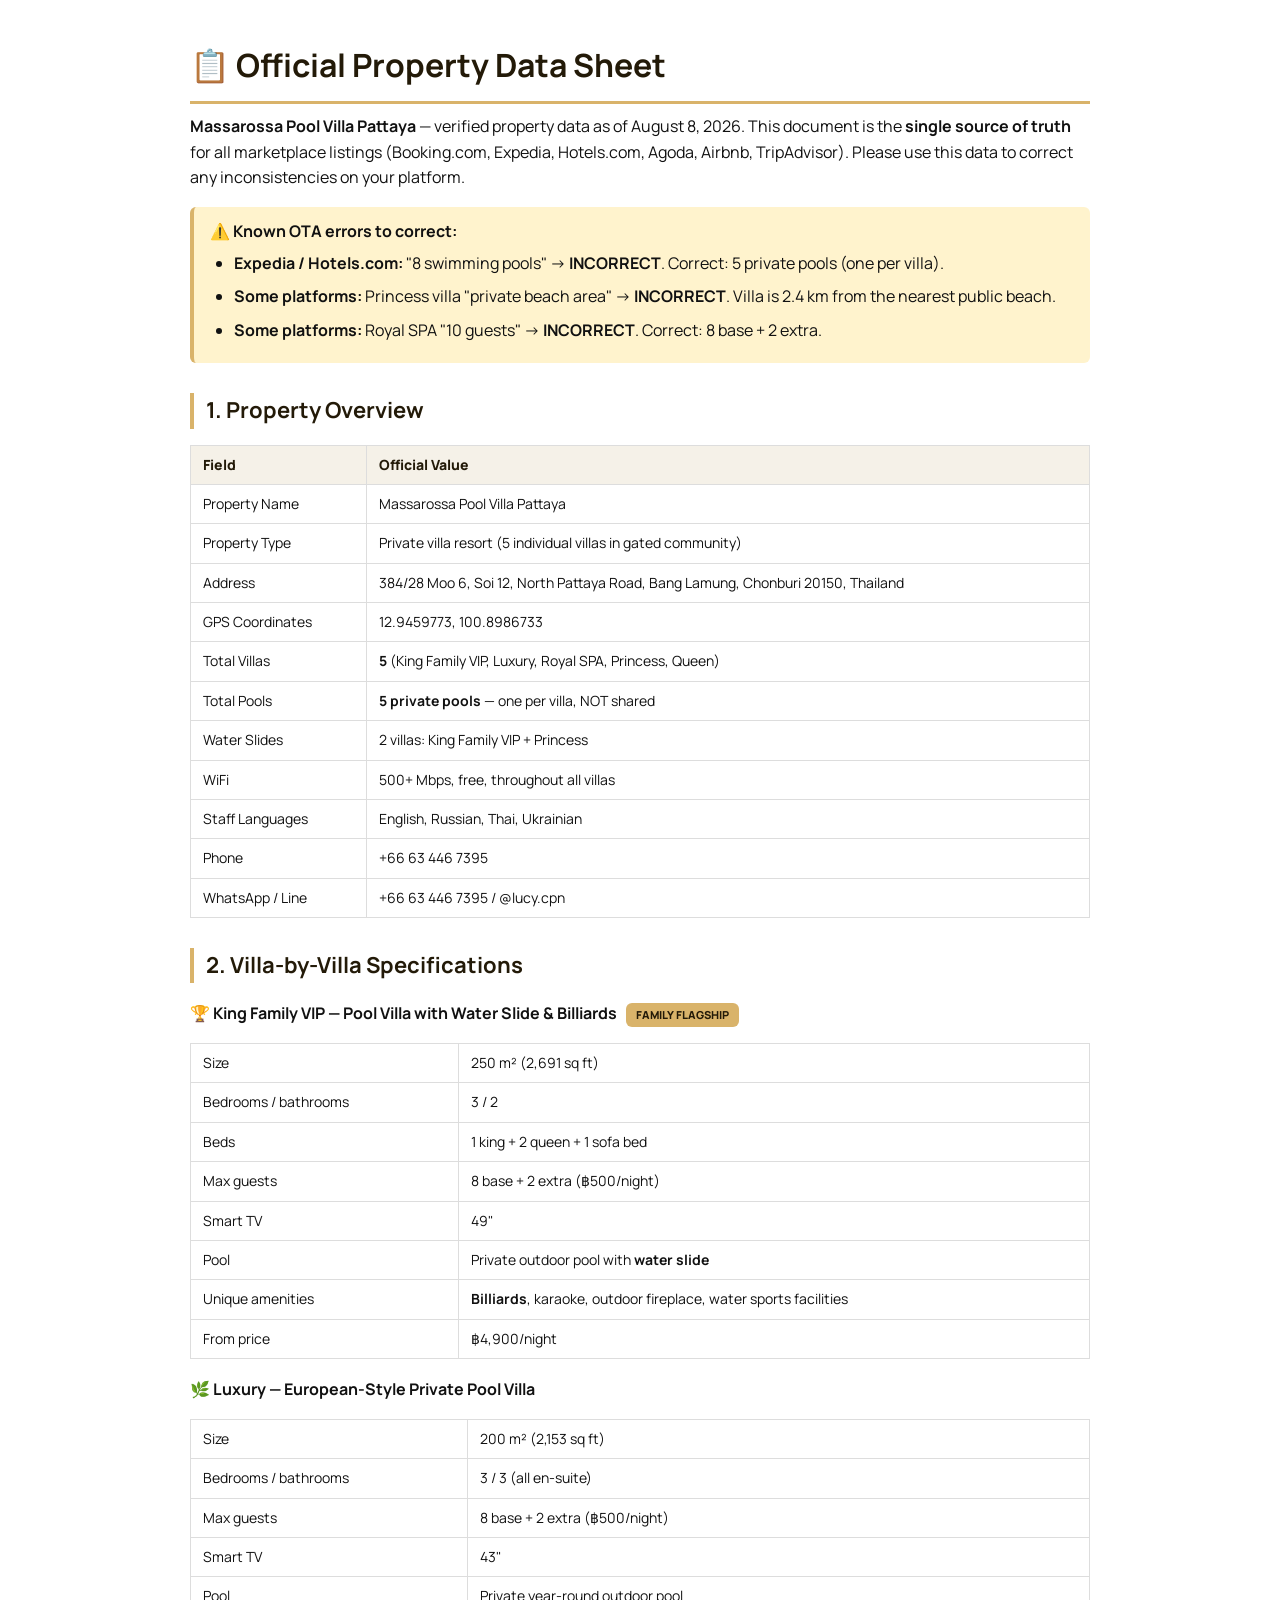
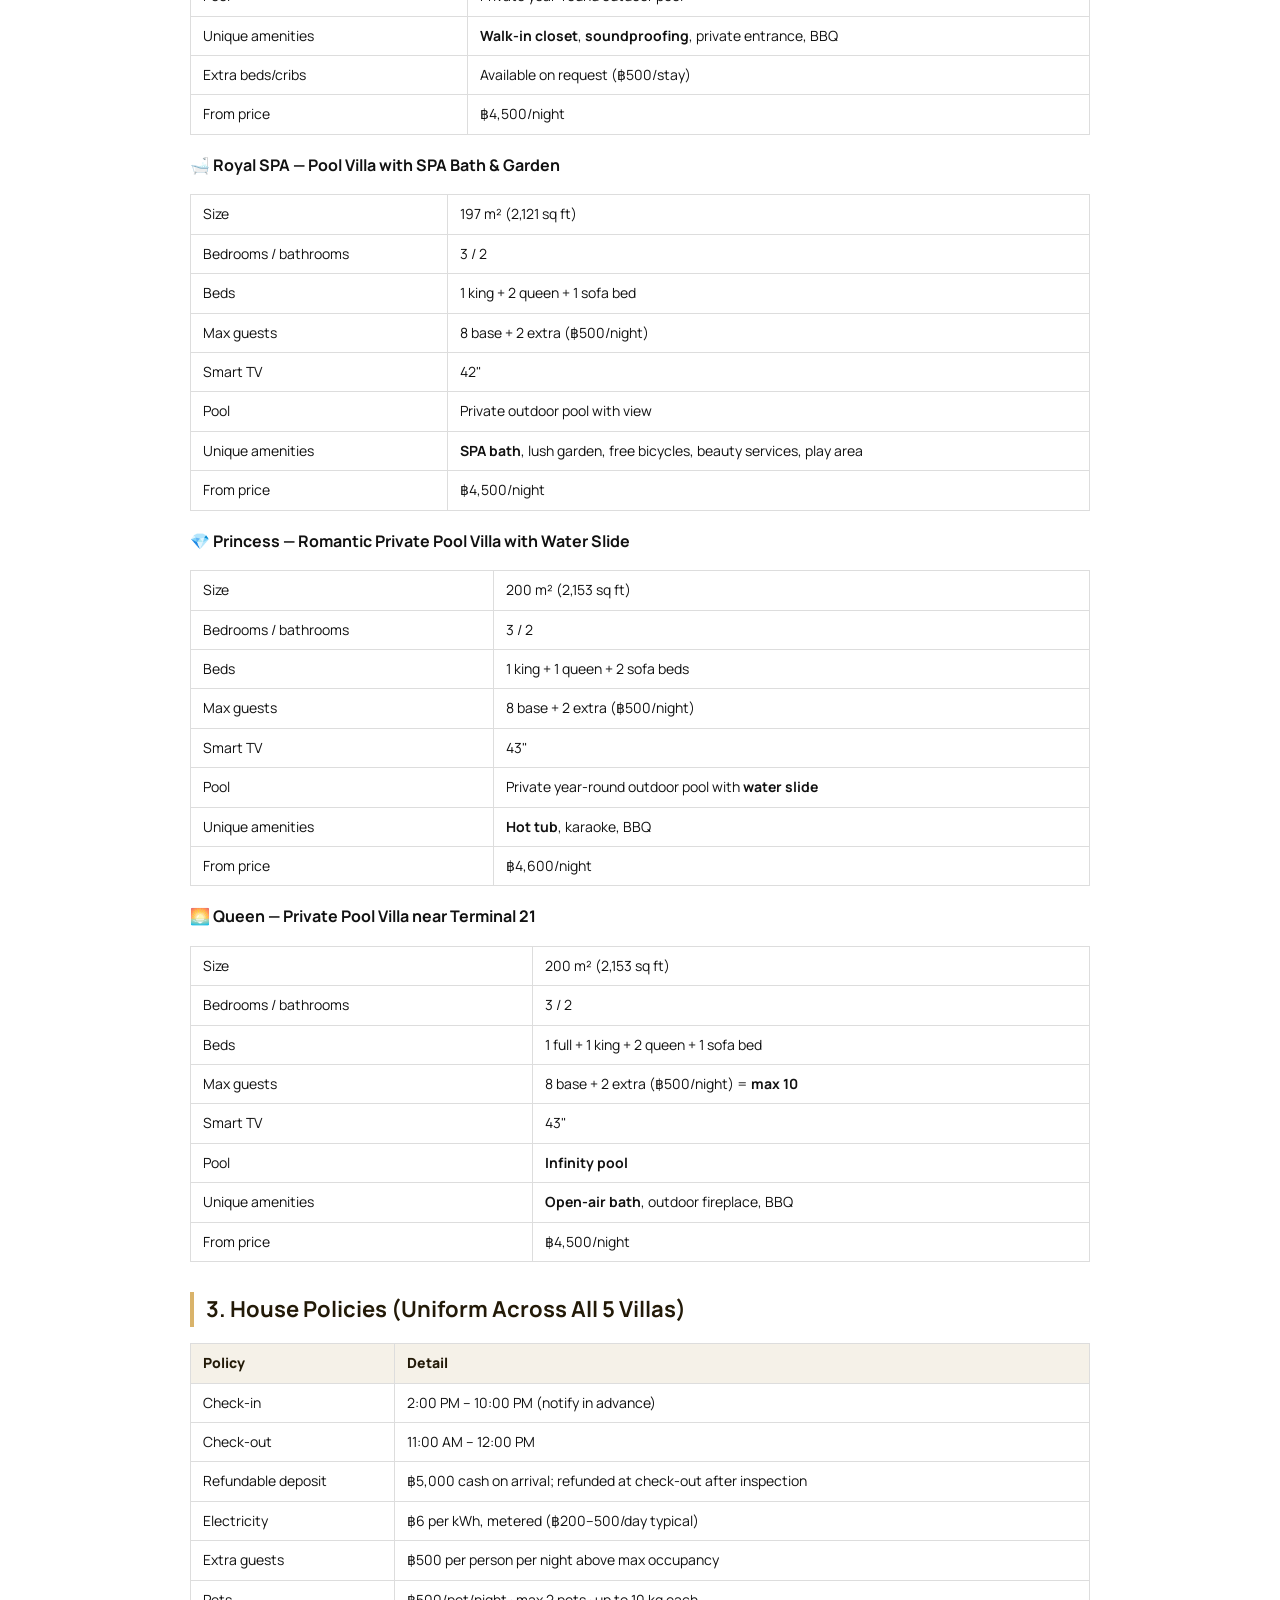
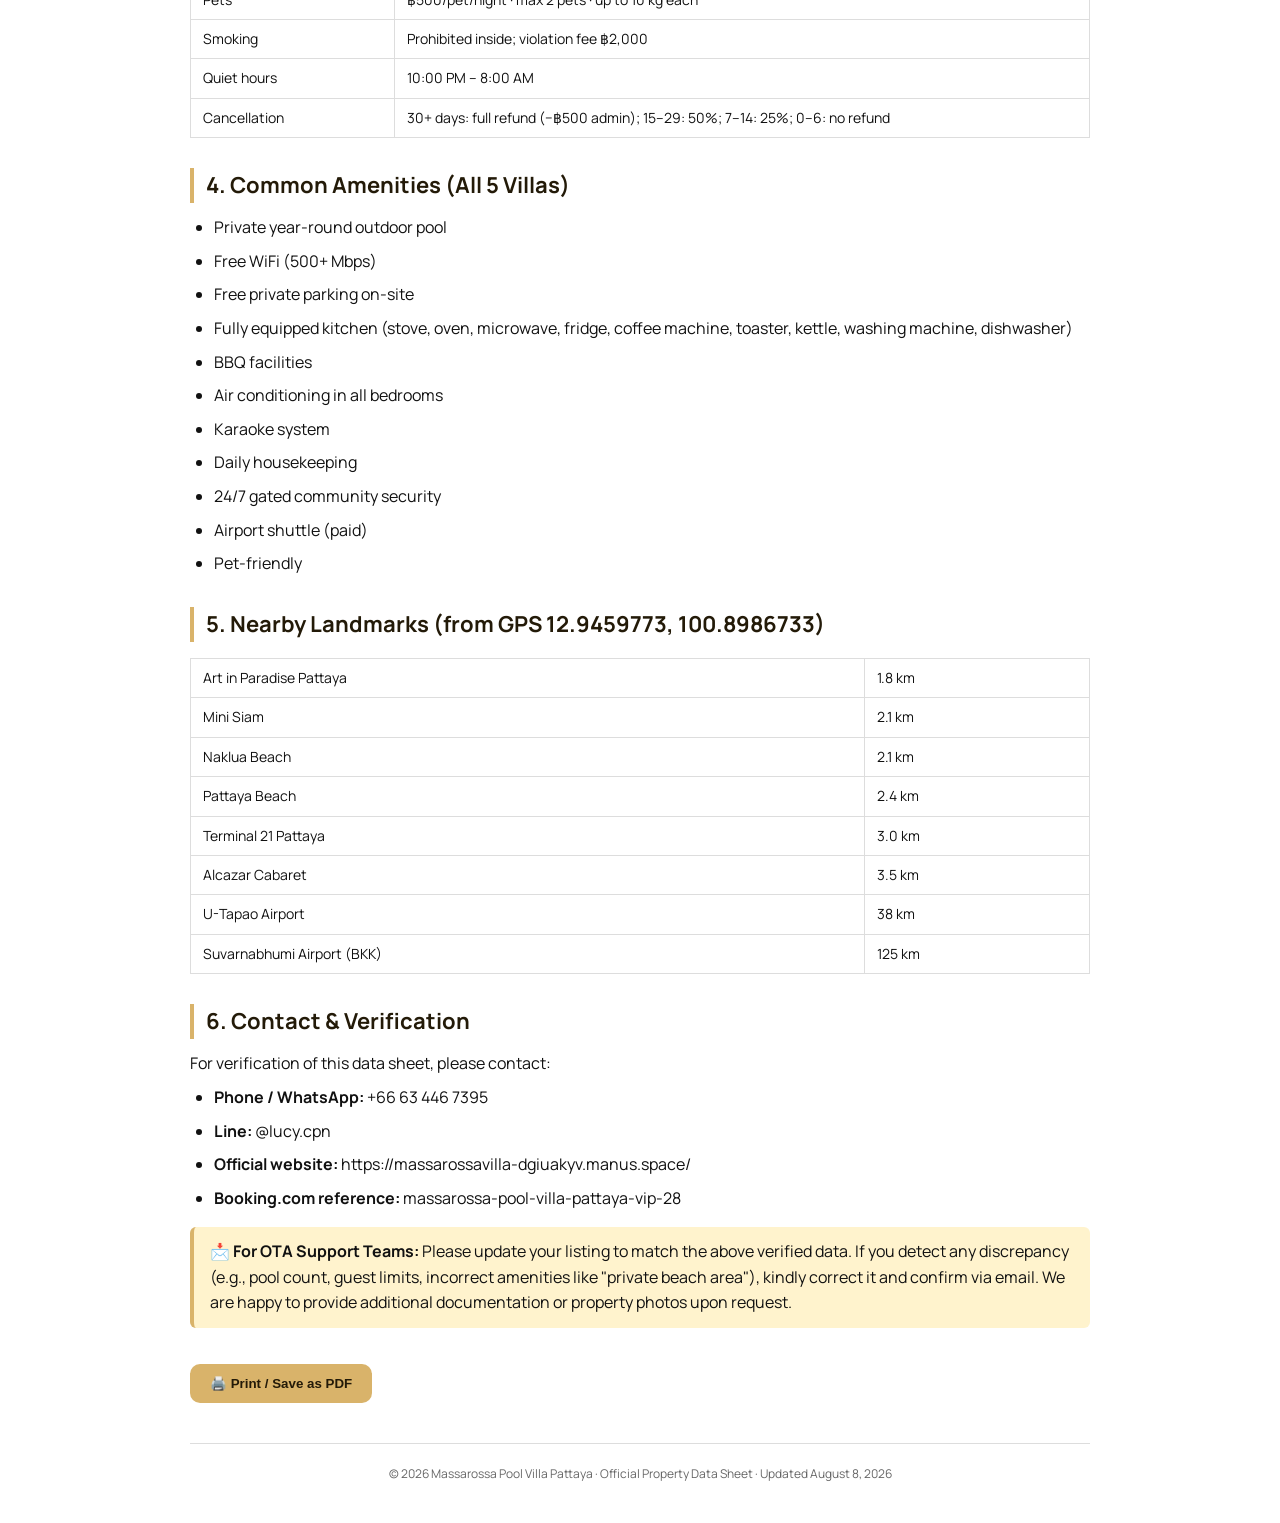
<file: fact-sheet.html>
<!DOCTYPE html>
<html lang="en">
<head>
<meta charset="UTF-8">
<meta name="viewport" content="width=device-width, initial-scale=1">
<title>Official Property Data Sheet — Massarossa Pool Villa Pattaya</title>
<meta name="description" content="Official verified data for Massarossa Pool Villa Pattaya: 5 private pools, villa specs, amenities, policies. Source of truth for OTAs and partners.">
<meta name="robots" content="noindex">
<link rel="icon" type="image/png" href="logo.png">
<link href="https://fonts.googleapis.com/css2?family=Manrope:wght@400;600;800&display=swap" rel="stylesheet">
<style>
*{margin:0;padding:0;box-sizing:border-box}
body{background:#fff;color:#111;font-family:Manrope,sans-serif;line-height:1.6;padding:40px 20px}
.wrap{max-width:900px;margin:0 auto}
h1{font-size:32px;margin-bottom:10px;color:#231a08;border-bottom:3px solid #d9b36a;padding-bottom:10px}
h2{font-size:22px;margin:30px 0 12px;color:#231a08;border-left:4px solid #d9b36a;padding-left:12px}
h3{font-size:16px;margin:18px 0 8px}
p,li{margin-bottom:8px}
ul{margin-left:24px}
table{width:100%;border-collapse:collapse;margin:16px 0;font-size:14px}
th,td{border:1px solid #ddd;padding:8px 12px;text-align:left;vertical-align:top}
th{background:#f5f1e8;color:#231a08;font-weight:800}
.badge{display:inline-block;background:#d9b36a;color:#231a08;padding:3px 10px;border-radius:6px;font-size:11px;font-weight:800;margin-left:6px}
.warn{background:#fff3cd;border-left:4px solid #d9b36a;padding:12px 16px;margin:16px 0;border-radius:6px}
footer{margin-top:40px;padding-top:20px;border-top:1px solid #ddd;font-size:12px;color:#666;text-align:center}
.print-btn{background:#d9b36a;color:#231a08;border:0;padding:12px 20px;border-radius:10px;font-weight:800;cursor:pointer;margin-top:20px}
@media print{.print-btn{display:none}body{padding:0}}
</style>
</head>
<body>
<div class="wrap">
 <h1>📋 Official Property Data Sheet</h1>
 <p><b>Massarossa Pool Villa Pattaya</b> — verified property data as of August 8, 2026. This document is the <b>single source of truth</b> for all marketplace listings (Booking.com, Expedia, Hotels.com, Agoda, Airbnb, TripAdvisor). Please use this data to correct any inconsistencies on your platform.</p>

 <div class="warn">
  <b>⚠️ Known OTA errors to correct:</b>
  <ul style="margin-top:6px">
   <li><b>Expedia / Hotels.com:</b> "8 swimming pools" → <b>INCORRECT</b>. Correct: 5 private pools (one per villa).</li>
   <li><b>Some platforms:</b> Princess villa "private beach area" → <b>INCORRECT</b>. Villa is 2.4 km from the nearest public beach.</li>
   <li><b>Some platforms:</b> Royal SPA "10 guests" → <b>INCORRECT</b>. Correct: 8 base + 2 extra.</li>
  </ul>
 </div>

 <h2>1. Property Overview</h2>
 <table>
  <tr><th>Field</th><th>Official Value</th></tr>
  <tr><td>Property Name</td><td>Massarossa Pool Villa Pattaya</td></tr>
  <tr><td>Property Type</td><td>Private villa resort (5 individual villas in gated community)</td></tr>
  <tr><td>Address</td><td>384/28 Moo 6, Soi 12, North Pattaya Road, Bang Lamung, Chonburi 20150, Thailand</td></tr>
  <tr><td>GPS Coordinates</td><td>12.9459773, 100.8986733</td></tr>
  <tr><td>Total Villas</td><td><b>5</b> (King Family VIP, Luxury, Royal SPA, Princess, Queen)</td></tr>
  <tr><td>Total Pools</td><td><b>5 private pools</b> — one per villa, NOT shared</td></tr>
  <tr><td>Water Slides</td><td>2 villas: King Family VIP + Princess</td></tr>
  <tr><td>WiFi</td><td>500+ Mbps, free, throughout all villas</td></tr>
  <tr><td>Staff Languages</td><td>English, Russian, Thai, Ukrainian</td></tr>
  <tr><td>Phone</td><td>+66 63 446 7395</td></tr>
  <tr><td>WhatsApp / Line</td><td>+66 63 446 7395 / @lucy.cpn</td></tr>
 </table>

 <h2>2. Villa-by-Villa Specifications</h2>

 <h3>🏆 King Family VIP — Pool Villa with Water Slide & Billiards <span class="badge">FAMILY FLAGSHIP</span></h3>
 <table>
  <tr><td>Size</td><td>250 m² (2,691 sq ft)</td></tr>
  <tr><td>Bedrooms / bathrooms</td><td>3 / 2</td></tr>
  <tr><td>Beds</td><td>1 king + 2 queen + 1 sofa bed</td></tr>
  <tr><td>Max guests</td><td>8 base + 2 extra (฿500/night)</td></tr>
  <tr><td>Smart TV</td><td>49"</td></tr>
  <tr><td>Pool</td><td>Private outdoor pool with <b>water slide</b></td></tr>
  <tr><td>Unique amenities</td><td><b>Billiards</b>, karaoke, outdoor fireplace, water sports facilities</td></tr>
  <tr><td>From price</td><td>฿4,900/night</td></tr>
 </table>

 <h3>🌿 Luxury — European-Style Private Pool Villa</h3>
 <table>
  <tr><td>Size</td><td>200 m² (2,153 sq ft)</td></tr>
  <tr><td>Bedrooms / bathrooms</td><td>3 / 3 (all en-suite)</td></tr>
  <tr><td>Max guests</td><td>8 base + 2 extra (฿500/night)</td></tr>
  <tr><td>Smart TV</td><td>43"</td></tr>
  <tr><td>Pool</td><td>Private year-round outdoor pool</td></tr>
  <tr><td>Unique amenities</td><td><b>Walk-in closet</b>, <b>soundproofing</b>, private entrance, BBQ</td></tr>
  <tr><td>Extra beds/cribs</td><td>Available on request (฿500/stay)</td></tr>
  <tr><td>From price</td><td>฿4,500/night</td></tr>
 </table>

 <h3>🛁 Royal SPA — Pool Villa with SPA Bath & Garden</h3>
 <table>
  <tr><td>Size</td><td>197 m² (2,121 sq ft)</td></tr>
  <tr><td>Bedrooms / bathrooms</td><td>3 / 2</td></tr>
  <tr><td>Beds</td><td>1 king + 2 queen + 1 sofa bed</td></tr>
  <tr><td>Max guests</td><td>8 base + 2 extra (฿500/night)</td></tr>
  <tr><td>Smart TV</td><td>42"</td></tr>
  <tr><td>Pool</td><td>Private outdoor pool with view</td></tr>
  <tr><td>Unique amenities</td><td><b>SPA bath</b>, lush garden, free bicycles, beauty services, play area</td></tr>
  <tr><td>From price</td><td>฿4,500/night</td></tr>
 </table>

 <h3>💎 Princess — Romantic Private Pool Villa with Water Slide</h3>
 <table>
  <tr><td>Size</td><td>200 m² (2,153 sq ft)</td></tr>
  <tr><td>Bedrooms / bathrooms</td><td>3 / 2</td></tr>
  <tr><td>Beds</td><td>1 king + 1 queen + 2 sofa beds</td></tr>
  <tr><td>Max guests</td><td>8 base + 2 extra (฿500/night)</td></tr>
  <tr><td>Smart TV</td><td>43"</td></tr>
  <tr><td>Pool</td><td>Private year-round outdoor pool with <b>water slide</b></td></tr>
  <tr><td>Unique amenities</td><td><b>Hot tub</b>, karaoke, BBQ</td></tr>
  <tr><td>From price</td><td>฿4,600/night</td></tr>
 </table>

 <h3>🌅 Queen — Private Pool Villa near Terminal 21</h3>
 <table>
  <tr><td>Size</td><td>200 m² (2,153 sq ft)</td></tr>
  <tr><td>Bedrooms / bathrooms</td><td>3 / 2</td></tr>
  <tr><td>Beds</td><td>1 full + 1 king + 2 queen + 1 sofa bed</td></tr>
  <tr><td>Max guests</td><td>8 base + 2 extra (฿500/night) = <b>max 10</b></td></tr>
  <tr><td>Smart TV</td><td>43"</td></tr>
  <tr><td>Pool</td><td><b>Infinity pool</b></td></tr>
  <tr><td>Unique amenities</td><td><b>Open-air bath</b>, outdoor fireplace, BBQ</td></tr>
  <tr><td>From price</td><td>฿4,500/night</td></tr>
 </table>

 <h2>3. House Policies (Uniform Across All 5 Villas)</h2>
 <table>
  <tr><th>Policy</th><th>Detail</th></tr>
  <tr><td>Check-in</td><td>2:00 PM – 10:00 PM (notify in advance)</td></tr>
  <tr><td>Check-out</td><td>11:00 AM – 12:00 PM</td></tr>
  <tr><td>Refundable deposit</td><td>฿5,000 cash on arrival; refunded at check-out after inspection</td></tr>
  <tr><td>Electricity</td><td>฿6 per kWh, metered (฿200–500/day typical)</td></tr>
  <tr><td>Extra guests</td><td>฿500 per person per night above max occupancy</td></tr>
  <tr><td>Pets</td><td>฿500/pet/night · max 2 pets · up to 10 kg each</td></tr>
  <tr><td>Smoking</td><td>Prohibited inside; violation fee ฿2,000</td></tr>
  <tr><td>Quiet hours</td><td>10:00 PM – 8:00 AM</td></tr>
  <tr><td>Cancellation</td><td>30+ days: full refund (−฿500 admin); 15–29: 50%; 7–14: 25%; 0–6: no refund</td></tr>
 </table>

 <h2>4. Common Amenities (All 5 Villas)</h2>
 <ul>
  <li>Private year-round outdoor pool</li>
  <li>Free WiFi (500+ Mbps)</li>
  <li>Free private parking on-site</li>
  <li>Fully equipped kitchen (stove, oven, microwave, fridge, coffee machine, toaster, kettle, washing machine, dishwasher)</li>
  <li>BBQ facilities</li>
  <li>Air conditioning in all bedrooms</li>
  <li>Karaoke system</li>
  <li>Daily housekeeping</li>
  <li>24/7 gated community security</li>
  <li>Airport shuttle (paid)</li>
  <li>Pet-friendly</li>
 </ul>

 <h2>5. Nearby Landmarks (from GPS 12.9459773, 100.8986733)</h2>
 <table>
  <tr><td>Art in Paradise Pattaya</td><td>1.8 km</td></tr>
  <tr><td>Mini Siam</td><td>2.1 km</td></tr>
  <tr><td>Naklua Beach</td><td>2.1 km</td></tr>
  <tr><td>Pattaya Beach</td><td>2.4 km</td></tr>
  <tr><td>Terminal 21 Pattaya</td><td>3.0 km</td></tr>
  <tr><td>Alcazar Cabaret</td><td>3.5 km</td></tr>
  <tr><td>U-Tapao Airport</td><td>38 km</td></tr>
  <tr><td>Suvarnabhumi Airport (BKK)</td><td>125 km</td></tr>
 </table>

 <h2>6. Contact & Verification</h2>
 <p>For verification of this data sheet, please contact:</p>
 <ul>
  <li><b>Phone / WhatsApp:</b> +66 63 446 7395</li>
  <li><b>Line:</b> @lucy.cpn</li>
  <li><b>Official website:</b> https://massarossavilla-dgiuakyv.manus.space/</li>
  <li><b>Booking.com reference:</b> massarossa-pool-villa-pattaya-vip-28</li>
 </ul>

 <div class="warn">
  <b>📩 For OTA Support Teams:</b> Please update your listing to match the above verified data. If you detect any discrepancy (e.g., pool count, guest limits, incorrect amenities like "private beach area"), kindly correct it and confirm via email. We are happy to provide additional documentation or property photos upon request.
 </div>

 <button class="print-btn" onclick="window.print()">🖨️ Print / Save as PDF</button>

 <footer>© 2026 Massarossa Pool Villa Pattaya · Official Property Data Sheet · Updated August 8, 2026</footer>
</div>
</body>
</html>
</file>
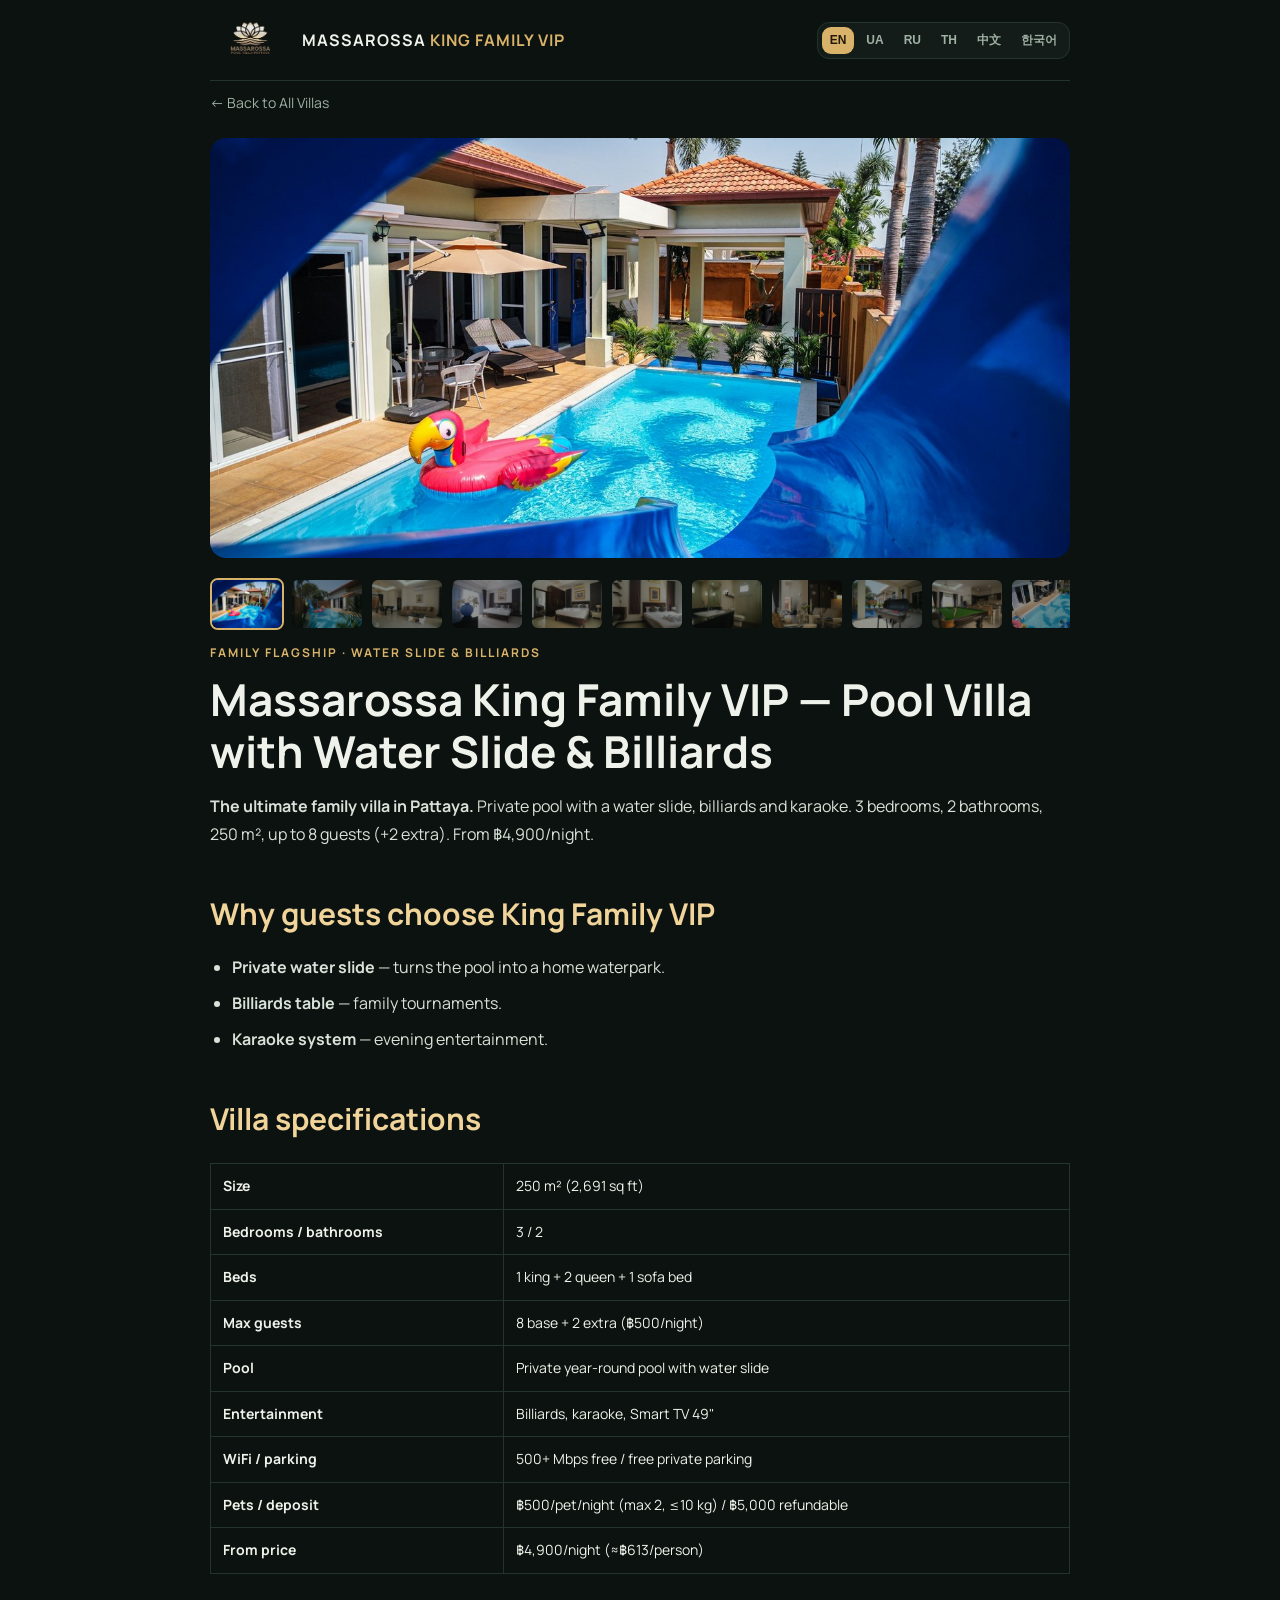
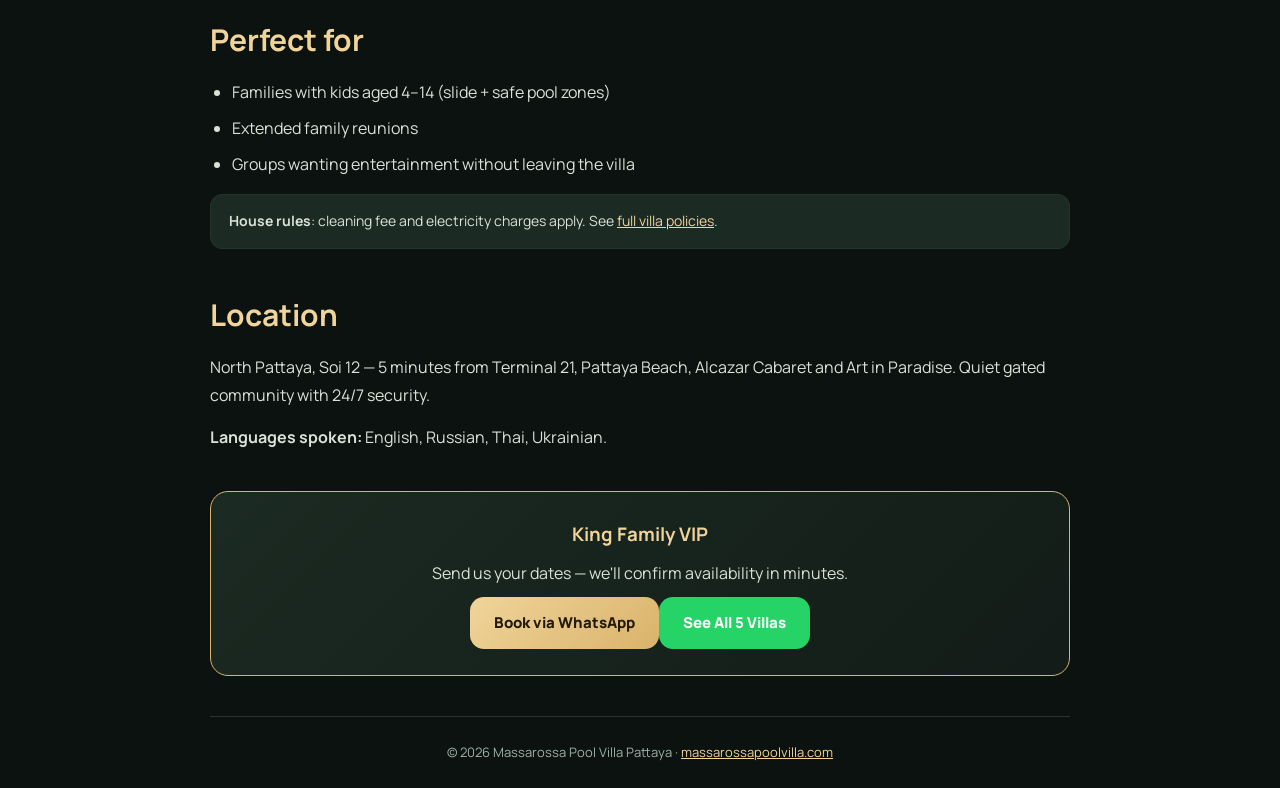
<file: king-villa.html>
<!DOCTYPE html>
<html lang="en">
<head>
<meta charset="UTF-8">
<meta name="viewport" content="width=device-width, initial-scale=1">
<title>Massarossa King Family VIP — Pool Villa with Water Slide & Billiards | Pattaya</title>
<meta name="description" content="King Family VIP: 250 m² family flagship with private pool, water slide, billiards and karaoke. 3 bedrooms, 2 bathrooms, up to 8 guests (+2 extra). From ฿4,900/night. Near Terminal 21.">
<link rel="icon" type="image/png" href="logo.png">
<link href="https://fonts.googleapis.com/css2?family=Manrope:wght@400;600;800&family=Noto+Sans+Thai:wght@400;600&family=Noto+Sans+SC:wght@400;600&family=Noto+Sans+KR:wght@400;600&display=swap" rel="stylesheet">
<style>
:root{--bg:#0c1210;--panel:#131c18;--line:#24342c;--txt:#eef2ea;--mut:#9fb0a5;--gold:#d9b36a;--gold2:#f0d49a;--wa:#25d366}
*{margin:0;padding:0;box-sizing:border-box}html{scroll-behavior:smooth}
body{background:var(--bg);color:var(--txt);font-family:Manrope,'Noto Sans Thai','Noto Sans SC','Noto Sans KR',sans-serif;line-height:1.75}
.wrap{max-width:900px;margin:0 auto;padding:0 20px}a{color:var(--gold2)}
.top{display:flex;align-items:center;gap:12px;padding:18px 0;border-bottom:1px solid var(--line);flex-wrap:wrap}
.top img{height:44px;width:auto}.top b{letter-spacing:1px}
.vlangs{margin-left:auto;display:flex;gap:4px;background:var(--panel);border:1px solid var(--line);border-radius:12px;padding:4px}
.back{display:inline-block;margin:10px 0;font-size:14px;text-decoration:none;color:var(--mut)}
.hero-img{width:100%;height:420px;object-fit:cover;border-radius:16px;margin:12px 0 12px}
.vthumbs{display:flex;gap:6px;overflow-x:auto;padding:0 0 12px;scrollbar-width:thin}
.vthumbs img{width:74px;height:52px;object-fit:cover;border-radius:8px;cursor:pointer;opacity:.55;border:2px solid transparent;flex:0 0 auto;transition:.2s}
.vthumbs img:hover,.vthumbs img.on{opacity:1;border-color:var(--gold)}
.kick{color:var(--gold);text-transform:uppercase;letter-spacing:2px;font-size:12px;font-weight:700}
h1{font-size:clamp(28px,5vw,44px);line-height:1.2;margin:10px 0 14px}
h2{font-size:clamp(22px,3.5vw,30px);margin:40px 0 12px;color:var(--gold2)}
p{margin:0 0 14px;color:#d9e2d8}ul{margin:0 0 16px 22px;color:#d9e2d8}li{margin-bottom:8px}
table{width:100%;border-collapse:collapse;margin:18px 0;font-size:14px}
th,td{border:1px solid var(--line);padding:10px 12px;text-align:left;vertical-align:top}th{background:var(--panel);color:var(--gold2)}td:first-child{font-weight:700}
.cta{background:linear-gradient(135deg,#1b2a22,#131c18);border:1px solid var(--gold);border-radius:18px;padding:26px;margin:40px 0;text-align:center}.cta h3{margin:0 0 8px;color:var(--gold2)}
.btn{display:inline-flex;align-items:center;gap:8px;border:0;cursor:pointer;text-decoration:none;border-radius:14px;padding:13px 24px;font-weight:800;font-family:inherit;font-size:15px;margin-top:10px}
.gold{background:linear-gradient(135deg,var(--gold2),var(--gold));color:#231a08}.wa{background:var(--wa);color:#fff}
footer{border-top:1px solid var(--line);padding:24px 0;color:var(--mut);font-size:13px;text-align:center}
.hl{color:var(--gold2);font-weight:700}.note{background:#1b2a22;border:1px solid var(--line);border-radius:12px;padding:14px 18px;margin:14px 0;font-size:14px;color:#d9e2d8}
</style>
</head>
<body>
<div class="wrap">
 <div class="top"><img src="logo.png" alt="" onerror="this.style.display='none'"><b>MASSAROSSA <span style="color:var(--gold)">KING FAMILY VIP</span></b><span class="vlangs" id="vLangs"></span></div>
 <a class="back" href="index.html" data-i18n="back">← Back to All Villas</a>
 <img class="hero-img" id="heroImg" src="images/king/1.jpg" alt="King Family VIP villa with water slide and pool" onerror="this.onerror=null;this.src='https://images.unsplash.com/photo-1582268611958-ebfd161ef9cf?auto=format&fit=crop&w=1200&q=70'">
 <div class="vthumbs" id="vthumbs"></div>
 <div class="kick">Family Flagship · Water Slide & Billiards</div>
 <h1>Massarossa King Family VIP — Pool Villa with Water Slide & Billiards</h1>
 <p id="vDesc"></p>

 <h2 data-i18n="why_title">Why guests choose King Family VIP</h2>
 <ul><li data-i18n="why1"></li><li data-i18n="why2"></li><li data-i18n="why3"></li></ul>

 <h2 data-i18n="specs">Villa specifications</h2>
 <table>
  <tr><td data-i18n="size">Size</td><td data-i18n="v_size"></td></tr>
  <tr><td data-i18n="brba">Bedrooms / bathrooms</td><td data-i18n="v_brba"></td></tr>
  <tr><td data-i18n="beds">Beds</td><td data-i18n="v_beds"></td></tr>
  <tr><td data-i18n="guests">Max guests</td><td data-i18n="v_guests"></td></tr>
  <tr><td data-i18n="pool">Pool</td><td data-i18n="v_pool"></td></tr>
  <tr><td data-i18n="ent">Entertainment</td><td data-i18n="v_ent"></td></tr>
  <tr><td data-i18n="wifipark">WiFi / parking</td><td data-i18n="v_wifipark"></td></tr>
  <tr><td data-i18n="petsdep">Pets / deposit</td><td data-i18n="v_petsdep"></td></tr>
  <tr><td data-i18n="price">From price</td><td data-i18n="v_price"></td></tr>
 </table>

 <h2 data-i18n="perfect">Perfect for</h2>
 <ul><li data-i18n="perfect1"></li><li data-i18n="perfect2"></li><li data-i18n="perfect3"></li></ul>

 <div class="note"><b data-i18n="rules">House rules</b>: <span data-i18n="rules_note2"></span> <a href="rules.html" data-i18n="rules_link">full villa policies</a>.</div>

 <h2 data-i18n="location">Location</h2>
 <p data-i18n="loc_note"></p>
 <p><b data-i18n="langs">Languages spoken:</b> <span data-i18n="langs_val"></span></p>

 <div class="cta"><h3>King Family VIP</h3><p style="margin:0" data-i18n="cta_sub"></p><a class="btn gold" href="https://wa.me/66634467395?text=Hello!%20I%20want%20to%20book%20King%20Family%20VIP%20villa." target="_blank" rel="noopener" data-i18n="book">Book via WhatsApp</a><a class="btn wa" href="index.html#villas" data-i18n="seeall">See All 5 Villas</a></div>
 <footer>© 2026 Massarossa Pool Villa Pattaya · <a href="index.html">massarossapoolvilla.com</a></footer>
</div>

<script>
var VILLA_DESC={en:"<b>The ultimate family villa in Pattaya.</b> Private pool with a water slide, billiards and karaoke. 3 bedrooms, 2 bathrooms, 250 m², up to 8 guests (+2 extra). From ฿4,900/night.",ua:"<b>Найкраща сімейна вілла в Паттайї.</b> Приватний басейн з водною гіркою, більярд і караоке. 3 спальні, 2 ванні, 250 м², до 8 гостей (+2). Від ฿4,900/ніч.",ru:"<b>Лучшая семейная вилла в Паттайе.</b> Частный бассейн с водной горкой, бильярд и караоке. 3 спальни, 2 ванные, 250 м², до 8 гостей (+2). От ฿4,900/ночь.",th:"<b>วิลล่าครอบครัวที่ดีที่สุดในพัทยา</b> สระส่วนตัวพร้อมสไลเดอร์ บิลเลียด คาราโอเกะ 3 ห้องนอน 2 น้ำ 250 ตร.ม. พักได้ 8 ท่าน (+2) เริ่ม ฿4,900/คืน",zh:"<b>芭提雅终极家庭别墅。</b>私人泳池带水滑梯、台球、卡拉OK。3卧2卫，250㎡，最多8人(+2)。฿4,900/晚起。",ko:"<b>파타야 최고의 가족 빌라.</b> 워터슬라이드 프라이빗 풀, 당구, 카라오케. 3침실 2욕실, 250㎡, 최대 8인(+2). ฿4,900/박부터."};
var VILLA_T={
en:{why_title:"Why guests choose King Family VIP",why1:"<b>Private water slide</b> — turns the pool into a home waterpark.",why2:"<b>Billiards table</b> — family tournaments.",why3:"<b>Karaoke system</b> — evening entertainment.",perfect1:"Families with kids aged 4–14 (slide + safe pool zones)",perfect2:"Extended family reunions",perfect3:"Groups wanting entertainment without leaving the villa",v_size:"250 m² (2,691 sq ft)",v_brba:"3 / 2",v_beds:"1 king + 2 queen + 1 sofa bed",v_guests:"8 base + 2 extra (฿500/night)",v_pool:"Private year-round pool with water slide",v_ent:"Billiards, karaoke, Smart TV 49\"",v_wifipark:"500+ Mbps free / free private parking",v_petsdep:"฿500/pet/night (max 2, ≤10 kg) / ฿5,000 refundable",v_price:"฿4,900/night (≈฿613/person)"},
ua:{why_title:"Чому гості обирають King Family VIP",why1:"<b>Приватна водна гірка</b> — перетворює басейн на домашній аквапарк.",why2:"<b>Більярд</b> — сімейні турніри.",why3:"<b>Караоке</b> — вечірні розваги.",perfect1:"Сім'ї з дітьми 4–14 років (гірка + безпечні зони басейну)",perfect2:"Великі сімейні возз'єднання",perfect3:"Компанії, які хочуть розважатися, не виходячи з вілли",v_size:"250 м² (2 691 кв. фут)",v_brba:"3 / 2",v_beds:"1 king + 2 queen + 1 диван-ліжко",v_guests:"8 базово + 2 додаткові (฿500/ніч)",v_pool:"Приватний цілорічний басейн з водною гіркою",v_ent:"Більярд, караоке, Smart TV 49\"",v_wifipark:"500+ Мбіт/с безкоштовно / безкоштовна приватна парковка",v_petsdep:"฿500/тварина/ніч (макс 2, ≤10 кг) / ฿5,000 повертається",v_price:"฿4,900/ніч (≈฿613/особа)"},
ru:{why_title:"Почему гости выбирают King Family VIP",why1:"<b>Частная водная горка</b> — превращает бассейн в домашний аквапарк.",why2:"<b>Бильярд</b> — семейные турниры.",why3:"<b>Караоке</b> — вечерние развлечения.",perfect1:"Семьи с детьми 4–14 лет (горка + безопасные зоны бассейна)",perfect2:"Большие семейные встречи",perfect3:"Компании, которые хотят развлекаться, не выходя с виллы",v_size:"250 м² (2 691 кв. фут)",v_brba:"3 / 2",v_beds:"1 king + 2 queen + 1 диван-кровать",v_guests:"8 базово + 2 доп. (฿500/ночь)",v_pool:"Частный круглогодичный бассейн с водной горкой",v_ent:"Бильярд, караоке, Smart TV 49\"",v_wifipark:"500+ Мбит/с бесплатно / бесплатная частная парковка",v_petsdep:"฿500/питомец/ночь (макс 2, ≤10 кг) / ฿5,000 возвращается",v_price:"฿4,900/ночь (≈฿613/чел)"},
th:{why_title:"ทำไมแขกถึงเลือก King Family VIP",why1:"<b>สไลเดอร์น้ำส่วนตัว</b> — เปลี่ยนสระเป็นสวนน้ำในบ้าน",why2:"<b>โต๊ะบิลเลียด</b> — การแข่งขันของครอบครัว",why3:"<b>ระบบคาราโอเกะ</b> — ความสนุกยามเย็น",perfect1:"ครอบครัวที่มีเด็ก 4–14 ปี (สไลเดอร์ + โซนสระปลอดภัย)",perfect2:"การรวมญาติขนาดใหญ่",perfect3:"กลุ่มที่ต้องการความสนุกโดยไม่ต้องออกจากวิลล่า",v_size:"250 ตร.ม. (2,691 ตร.ฟุต)",v_brba:"3 / 2",v_beds:"1 king + 2 queen + 1 โซฟาเบด",v_guests:"8 ท่าน + เสริม 2 (฿500/คืน)",v_pool:"สระส่วนตัวตลอดปีพร้อมสไลเดอร์น้ำ",v_ent:"บิลเลียด คาราโอเกะ Smart TV 49\"",v_wifipark:"500+ Mbps ฟรี / ที่จอดส่วนตัวฟรี",v_petsdep:"฿500/ตัว/คืน (สูงสุด 2 ตัว ≤10 กก.) / มัดจำ ฿5,000 คืนให้",v_price:"฿4,900/คืน (≈฿613/ท่าน)"},
zh:{why_title:"客人为什么选择 King Family VIP",why1:"<b>私人水滑梯</b>——把泳池变成家庭水上乐园。",why2:"<b>台球桌</b>——家庭比赛。",why3:"<b>卡拉OK系统</b>——晚间娱乐。",perfect1:"带4–14岁孩子的家庭（滑梯+安全泳池区）",perfect2:"大家庭聚会",perfect3:"想足不出墅娱乐的团体",v_size:"250㎡（2,691平方英尺）",v_brba:"3 / 2",v_beds:"1 king + 2 queen + 1 沙发床",v_guests:"8人 + 加2人（฿500/晚）",v_pool:"带水滑梯的私人全年泳池",v_ent:"台球、卡拉OK、Smart TV 49\"",v_wifipark:"500+ Mbps 免费 / 免费私人停车",v_petsdep:"฿500/宠物/晚（最多2只≤10kg）/ ฿5,000 可退押金",v_price:"฿4,900/晚（约฿613/人）"},
ko:{why_title:"게스트가 King Family VIP를 선택하는 이유",why1:"<b>프라이빗 워터슬라이드</b> — 풀을 홈 워터파크로.",why2:"<b>당구대</b> — 가족 토너먼트.",why3:"<b>카라오케 시스템</b> — 저녁 오락.",perfect1:"4–14세 자녀 가족(슬라이드+안전 풀 구역)",perfect2:"대가족 모임",perfect3:"빌라를 떠나지 않고 오락을 원하는 단체",v_size:"250㎡ (2,691 sq ft)",v_brba:"3 / 2",v_beds:"킹 1 + 퀸 2 + 소파베드 1",v_guests:"기본 8인 + 추가 2인(฿500/박)",v_pool:"워터슬라이드 있는 프라이빗 연간 풀",v_ent:"당구, 카라오케, Smart TV 49\"",v_wifipark:"500+ Mbps 무료 / 무료 전용 주차",v_petsdep:"฿500/마리/박(최대 2마리 ≤10kg) / ฿5,000 환불 보증금",v_price:"฿4,900/박(약 ฿613/인)"}};
</script>
<script src="villa-lang.js"></script>
<script>(function(){var ID="king";var PH=["https://images.unsplash.com/photo-1582268611958-ebfd161ef9cf","https://images.unsplash.com/photo-1613490493576-7fde63acd811","https://images.unsplash.com/photo-1615874959474-d609969a20ed","https://images.unsplash.com/photo-1584622650111-993a426fbf0a","https://images.unsplash.com/photo-1571003123894-1f0a4e8f8a3a","https://images.unsplash.com/photo-1560448204-e02f11c3d0e2","https://images.unsplash.com/photo-1540541338287-41700207dee6","https://images.unsplash.com/photo-1507525428034-b723cf961d3e","https://images.unsplash.com/photo-1540518614846-7eded433c457","https://images.unsplash.com/photo-1560185007-c5ca9d2c014d","https://images.unsplash.com/photo-1560185127-6ed189bf02f4","https://images.unsplash.com/photo-1560184897-ae7be4656f9a"];function photo(i){return "images/"+ID+"/"+(i+1)+".jpg"}function fb(i){return PH[i%PH.length]+"?auto=format&fit=crop&w=400&q=60"}var box=document.getElementById("vthumbs"),hero=document.getElementById("heroImg");if(!box||!hero)return;for(var i=0;i<12;i++)(function(i){var t=document.createElement("img");t.loading="lazy";t.src=photo(i);t.onerror=function(){this.onerror=null;this.src=fb(i)};t.addEventListener("click",function(){hero.src=t.src;box.querySelectorAll("img").forEach(function(x){x.classList.remove("on")});t.classList.add("on")});if(i===0)t.classList.add("on");box.appendChild(t)})(i)})();</script>
</body>
</html>
</file>
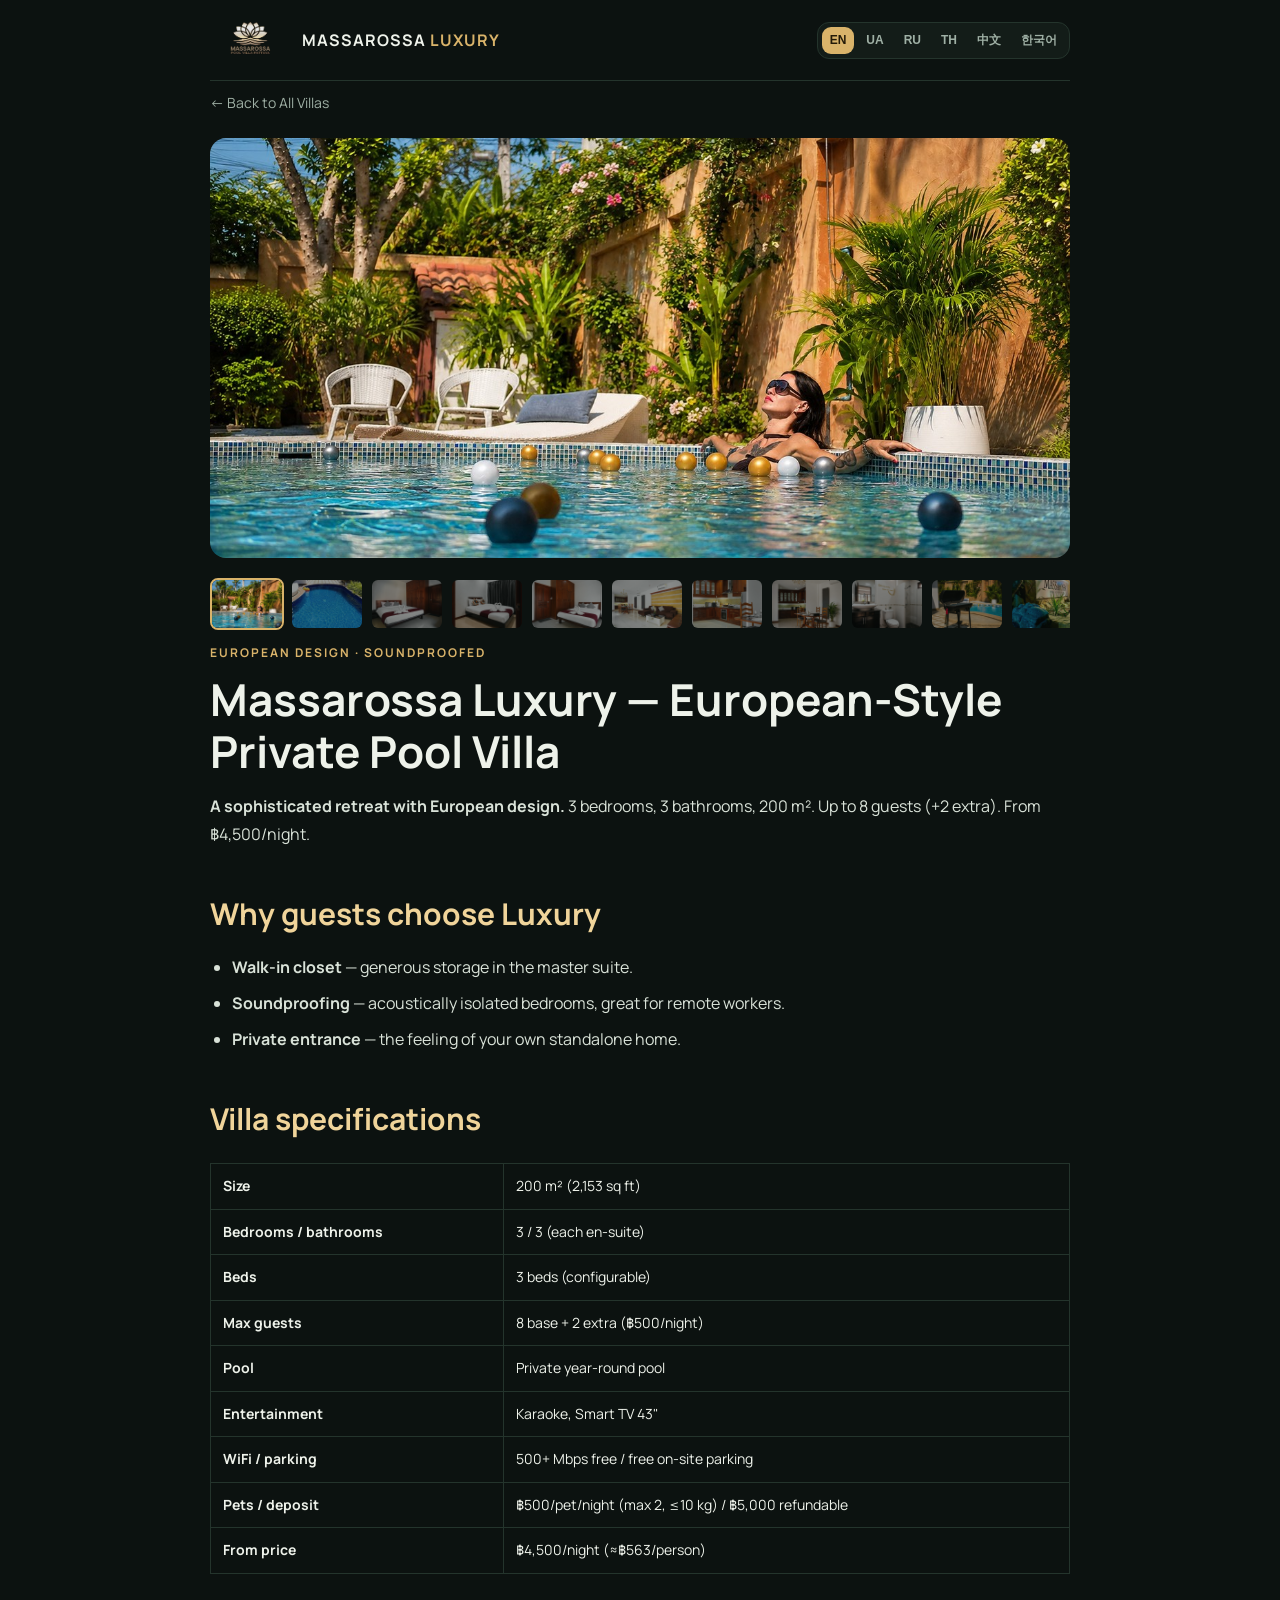
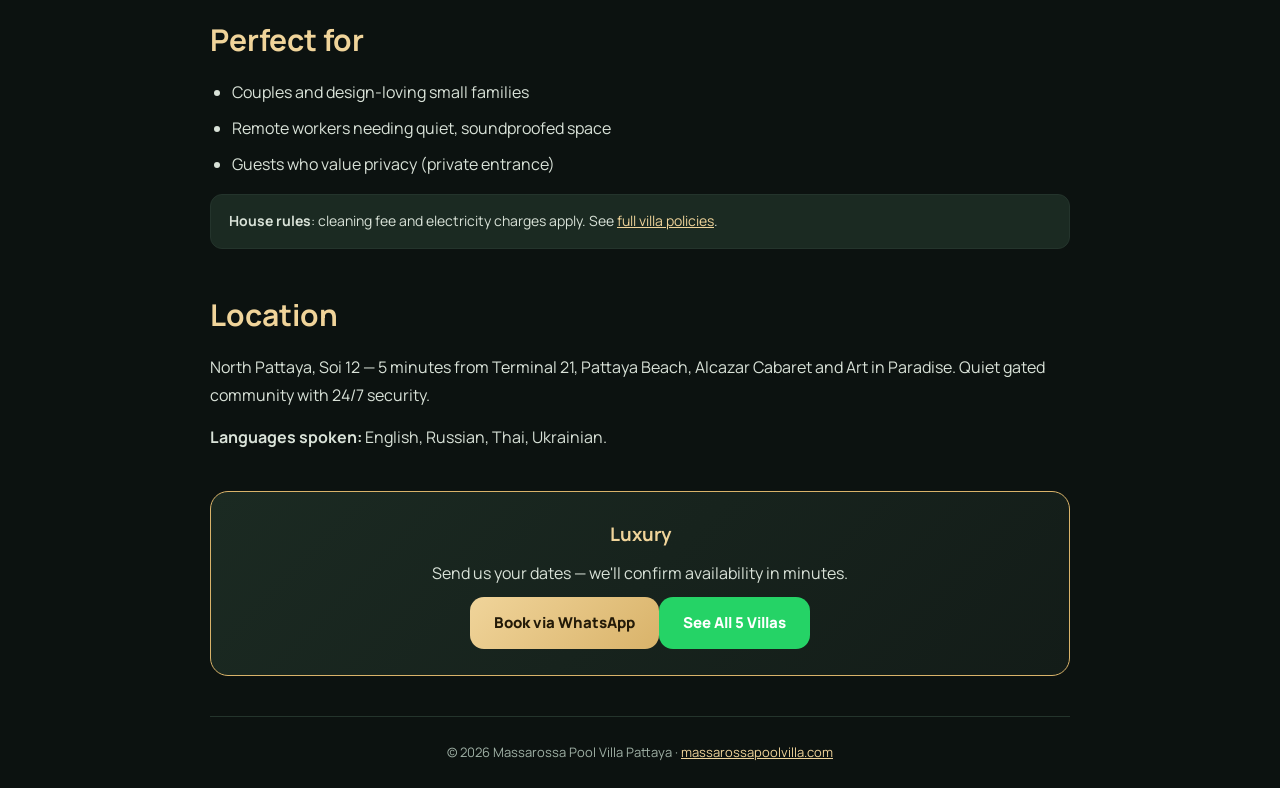
<file: luxury-villa.html>
<!DOCTYPE html>
<html lang="en">
<head>
<meta charset="UTF-8"><meta name="viewport" content="width=device-width, initial-scale=1">
<title>Massarossa Luxury — European-Style Private Pool Villa | Pattaya</title>
<meta name="description" content="Luxury villa: 200 m² European design with walk-in closet and soundproofing. 3 bedrooms, 3 bathrooms, up to 8 guests (+2 extra). 500 Mbps WiFi. From ฿4,500/night.">
<link rel="icon" type="image/png" href="logo.png">
<link href="https://fonts.googleapis.com/css2?family=Manrope:wght@400;600;800&family=Noto+Sans+Thai:wght@400;600&family=Noto+Sans+SC:wght@400;600&family=Noto+Sans+KR:wght@400;600&display=swap" rel="stylesheet">
<link rel="stylesheet" href="villa.css">
</head>
<body>
<div class="wrap">
 <div class="top"><img src="logo.png" alt="" onerror="this.style.display='none'"><b>MASSAROSSA <span style="color:var(--gold)">LUXURY</span></b><span class="vlangs" id="vLangs"></span></div>
 <a class="back" href="index.html" data-i18n="back">← Back to All Villas</a>
 <img class="hero-img" id="heroImg" src="images/luxury/1.jpg" alt="Luxury villa European design" onerror="this.onerror=null;this.src='https://images.unsplash.com/photo-1613490493576-7fde63acd811?auto=format&fit=crop&w=1200&q=70'">
 <div class="vthumbs" id="vthumbs"></div>
 <div class="kick">European Design · Soundproofed</div>
 <h1>Massarossa Luxury — European-Style Private Pool Villa</h1>
 <p id="vDesc"></p>
 <h2 data-i18n="why_title"></h2>
 <ul><li data-i18n="why1"></li><li data-i18n="why2"></li><li data-i18n="why3"></li></ul>
 <h2 data-i18n="specs"></h2>
 <table>
  <tr><td data-i18n="size"></td><td data-i18n="v_size"></td></tr>
  <tr><td data-i18n="brba"></td><td data-i18n="v_brba"></td></tr>
  <tr><td data-i18n="beds"></td><td data-i18n="v_beds"></td></tr>
  <tr><td data-i18n="guests"></td><td data-i18n="v_guests"></td></tr>
  <tr><td data-i18n="pool"></td><td data-i18n="v_pool"></td></tr>
  <tr><td data-i18n="ent"></td><td data-i18n="v_ent"></td></tr>
  <tr><td data-i18n="wifipark"></td><td data-i18n="v_wifipark"></td></tr>
  <tr><td data-i18n="petsdep"></td><td data-i18n="v_petsdep"></td></tr>
  <tr><td data-i18n="price"></td><td data-i18n="v_price"></td></tr>
 </table>
 <h2 data-i18n="perfect"></h2>
 <ul><li data-i18n="perfect1"></li><li data-i18n="perfect2"></li><li data-i18n="perfect3"></li></ul>
 <div class="note"><b data-i18n="rules"></b>: <span data-i18n="rules_note2"></span> <a href="rules.html" data-i18n="rules_link"></a>.</div>
 <h2 data-i18n="location"></h2><p data-i18n="loc_note"></p>
 <p><b data-i18n="langs"></b> <span data-i18n="langs_val"></span></p>
 <div class="cta"><h3>Luxury</h3><p style="margin:0" data-i18n="cta_sub"></p><a class="btn gold" href="https://wa.me/66634467395?text=Hello!%20I%20want%20to%20book%20Luxury%20villa." target="_blank" rel="noopener" data-i18n="book"></a><a class="btn wa" href="index.html#villas" data-i18n="seeall"></a></div>
 <footer>© 2026 Massarossa Pool Villa Pattaya · <a href="index.html">massarossapoolvilla.com</a></footer>
</div>
<script>
var VILLA_DESC={en:"<b>A sophisticated retreat with European design.</b> 3 bedrooms, 3 bathrooms, 200 m². Up to 8 guests (+2 extra). From ฿4,500/night.",ua:"<b>Вишуканий відпочинок у європейському стилі.</b> 3 спальні, 3 ванні, 200 м². До 8 гостей (+2). Від ฿4,500/ніч.",ru:"<b>Изысканный отдых в европейском стиле.</b> 3 спальни, 3 ванные, 200 м². До 8 гостей (+2). От ฿4,500/ночь.",th:"<b>พักผ่อนหรูหราดีไซน์ยุโรป</b> 3 ห้องนอน 3 น้ำ 200 ตร.ม. พักได้ 8 ท่าน (+2) เริ่ม ฿4,500/คืน",zh:"<b>欧式设计的精致度假。</b>3卧3卫，200㎡，最多8人(+2)。฿4,500/晚起。",ko:"<b>유럽식 디자인의 세련된 휴식처.</b> 3침실 3욕실, 200㎡, 최대 8인(+2). ฿4,500/박부터."};
var VILLA_T={en:{why_title:"Why guests choose Luxury",why1:"<b>Walk-in closet</b> — generous storage in the master suite.",why2:"<b>Soundproofing</b> — acoustically isolated bedrooms, great for remote workers.",why3:"<b>Private entrance</b> — the feeling of your own standalone home.",perfect1:"Couples and design-loving small families",perfect2:"Remote workers needing quiet, soundproofed space",perfect3:"Guests who value privacy (private entrance)",v_size:"200 m² (2,153 sq ft)",v_brba:"3 / 3 (each en-suite)",v_beds:"3 beds (configurable)",v_guests:"8 base + 2 extra (฿500/night)",v_pool:"Private year-round pool",v_ent:"Karaoke, Smart TV 43\"",v_wifipark:"500+ Mbps free / free on-site parking",v_petsdep:"฿500/pet/night (max 2, ≤10 kg) / ฿5,000 refundable",v_price:"฿4,500/night (≈฿563/person)"},
ua:{why_title:"Чому гості обирають Luxury",why1:"<b>Гардеробна</b> — містке зберігання у головній спальні.",why2:"<b>Шумоізоляція</b> — акустично ізольовані спальні, ідеально для віддаленої роботи.",why3:"<b>Окремий вхід</b> — відчуття власного окремого дому.",perfect1:"Пари та невеликі сім'ї, що цінують дизайн",perfect2:"Віддалені працівники, яким потрібен тихий ізольований простір",perfect3:"Гості, які цінують приватність (окремий вхід)",v_size:"200 м² (2 153 кв. фут)",v_brba:"3 / 3 (кожна з власною ванною)",v_beds:"3 ліжка (конфігурація змінна)",v_guests:"8 базово + 2 додаткові (฿500/ніч)",v_pool:"Приватний цілорічний басейн",v_ent:"Караоке, Smart TV 43\"",v_wifipark:"500+ Мбіт/с безкоштовно / безкоштовна парковка",v_petsdep:"฿500/тварина/ніч (макс 2, ≤10 кг) / ฿5,000 повертається",v_price:"฿4,500/ніч (≈฿563/особа)"},
ru:{why_title:"Почему гости выбирают Luxury",why1:"<b>Гардеробная</b> — вместительное хранение в главной спальне.",why2:"<b>Шумоизоляция</b> — акустически изолированные спальни, идеально для удалёнки.",why3:"<b>Отдельный вход</b> — ощущение собственного дома.",perfect1:"Пары и небольшие семьи, ценящие дизайн",perfect2:"Удалённые работники, needing тихое пространство",perfect3:"Гости, ценящие приватность (отдельный вход)",v_size:"200 м² (2 153 кв. фут)",v_brba:"3 / 3 (каждая со своей ванной)",v_beds:"3 кровати (конфигурация меняется)",v_guests:"8 базово + 2 доп. (฿500/ночь)",v_pool:"Частный круглогодичный бассейн",v_ent:"Караоке, Smart TV 43\"",v_wifipark:"500+ Мбит/с бесплатно / бесплатная парковка",v_petsdep:"฿500/питомец/ночь (макс 2, ≤10 кг) / ฿5,000 возвращается",v_price:"฿4,500/ночь (≈฿563/чел)"},
th:{why_title:"ทำไมแขกถึงเลือก Luxury",why1:"<b>Walk-in closet</b> — พื้นที่เก็บของกว้างขวาง",why2:"<b>กันเสียง</b> — ห้องนอนเก็บเสียง เหมาะกับคนทำงานทางไกล",why3:"<b>ทางเข้าส่วนตัว</b> — เหมือนบ้านเดี่ยวของตัวเอง",perfect1:"คู่รักและครอบครัวเล็กที่ชอบดีไซน์",perfect2:"คนทำงานทางไกลที่ต้องการพื้นที่เงียบ",perfect3:"แขกที่ให้ความสำคัญกับความเป็นส่วนตัว",v_size:"200 ตร.ม. (2,153 ตร.ฟุต)",v_brba:"3 / 3 (ห้องน้ำในตัวทุกห้อง)",v_beds:"3 เตียง (ปรับได้)",v_guests:"8 ท่าน + เสริม 2 (฿500/คืน)",v_pool:"สระส่วนตัวตลอดปี",v_ent:"คาราโอเกะ Smart TV 43\"",v_wifipark:"500+ Mbps ฟรี / ที่จอดรถฟรี",v_petsdep:"฿500/ตัว/คืน (สูงสุด 2 ตัว ≤10 กก.) / มัดจำ ฿5,000 คืนให้",v_price:"฿4,500/คืน (≈฿563/ท่าน)"},
zh:{why_title:"客人为什么选择 Luxury",why1:"<b>步入式衣橱</b>——主卧充足收纳。",why2:"<b>隔音</b>——隔音卧室，适合远程办公。",why3:"<b>独立入口</b>——独门独户的感觉。",perfect1:"注重设计的情侣和小家庭",perfect2:"需要安静隔音空间的远程办公者",perfect3:"重视隐私的客人（独立入口）",v_size:"200㎡（2,153平方英尺）",v_brba:"3 / 3（每间带独立卫浴）",v_beds:"3 床（可调整）",v_guests:"8人 + 加2人（฿500/晚）",v_pool:"私人全年泳池",v_ent:"卡拉OK、Smart TV 43\"",v_wifipark:"500+ Mbps 免费 / 免费停车",v_petsdep:"฿500/宠物/晚（最多2只≤10kg）/ ฿5,000 可退押金",v_price:"฿4,500/晚（约฿563/人）"},
ko:{why_title:"게스트가 Luxury를 선택하는 이유",why1:"<b>워크인 클로젯</b> — 마스터 침실 넉한 수납.",why2:"<b>방음</b> — 음향 차단 침실, 원격 근무 최적.",why3:"<b>전용 출입구</b> — 독립 주택의 느낌.",perfect1:"디자인을 중시하는 커플과 소가족",perfect2:"조용한 방음 공간이 필요한 원격 근무자",perfect3:"프라이버시를 중시하는 게스트",v_size:"200㎡ (2,153 sq ft)",v_brba:"3 / 3(각 욕실 딸림)",v_beds:"침대 3개(조정 가능)",v_guests:"기본 8인 + 추가 2인(฿500/박)",v_pool:"프라이빗 연간 풀",v_ent:"카라오케, Smart TV 43\"",v_wifipark:"500+ Mbps 무료 / 무료 주차",v_petsdep:"฿500/마리/박(최대 2마리 ≤10kg) / ฿5,000 환불",v_price:"฿4,500/박(약 ฿563/인)"}};
</script>
<script src="villa-lang.js"></script>
<script>(function(){var ID="luxury";var PH=["https://images.unsplash.com/photo-1613490493576-7fde63acd811","https://images.unsplash.com/photo-1615874959474-d609969a20ed","https://images.unsplash.com/photo-1584622650111-993a426fbf0a","https://images.unsplash.com/photo-1571003123894-1f0a4e8f8a3a","https://images.unsplash.com/photo-1560448204-e02f11c3d0e2","https://images.unsplash.com/photo-1540541338287-41700207dee6","https://images.unsplash.com/photo-1507525428034-b723cf961d3e","https://images.unsplash.com/photo-1540518614846-7eded433c457","https://images.unsplash.com/photo-1560185007-c5ca9d2c014d","https://images.unsplash.com/photo-1560185127-6ed189bf02f4","https://images.unsplash.com/photo-1560184897-ae7be4656f9a","https://images.unsplash.com/photo-1582268611958-ebfd161ef9cf"];function photo(i){return "images/"+ID+"/"+(i+1)+".jpg"}function fb(i){return PH[i%PH.length]+"?auto=format&fit=crop&w=400&q=60"}var box=document.getElementById("vthumbs"),hero=document.getElementById("heroImg");if(!box||!hero)return;for(var i=0;i<12;i++)(function(i){var t=document.createElement("img");t.loading="lazy";t.src=photo(i);t.onerror=function(){this.onerror=null;this.src=fb(i)};t.addEventListener("click",function(){hero.src=t.src;box.querySelectorAll("img").forEach(function(x){x.classList.remove("on")});t.classList.add("on")});if(i===0)t.classList.add("on");box.appendChild(t)})(i)})();</script>
</body>
</html>
</file>
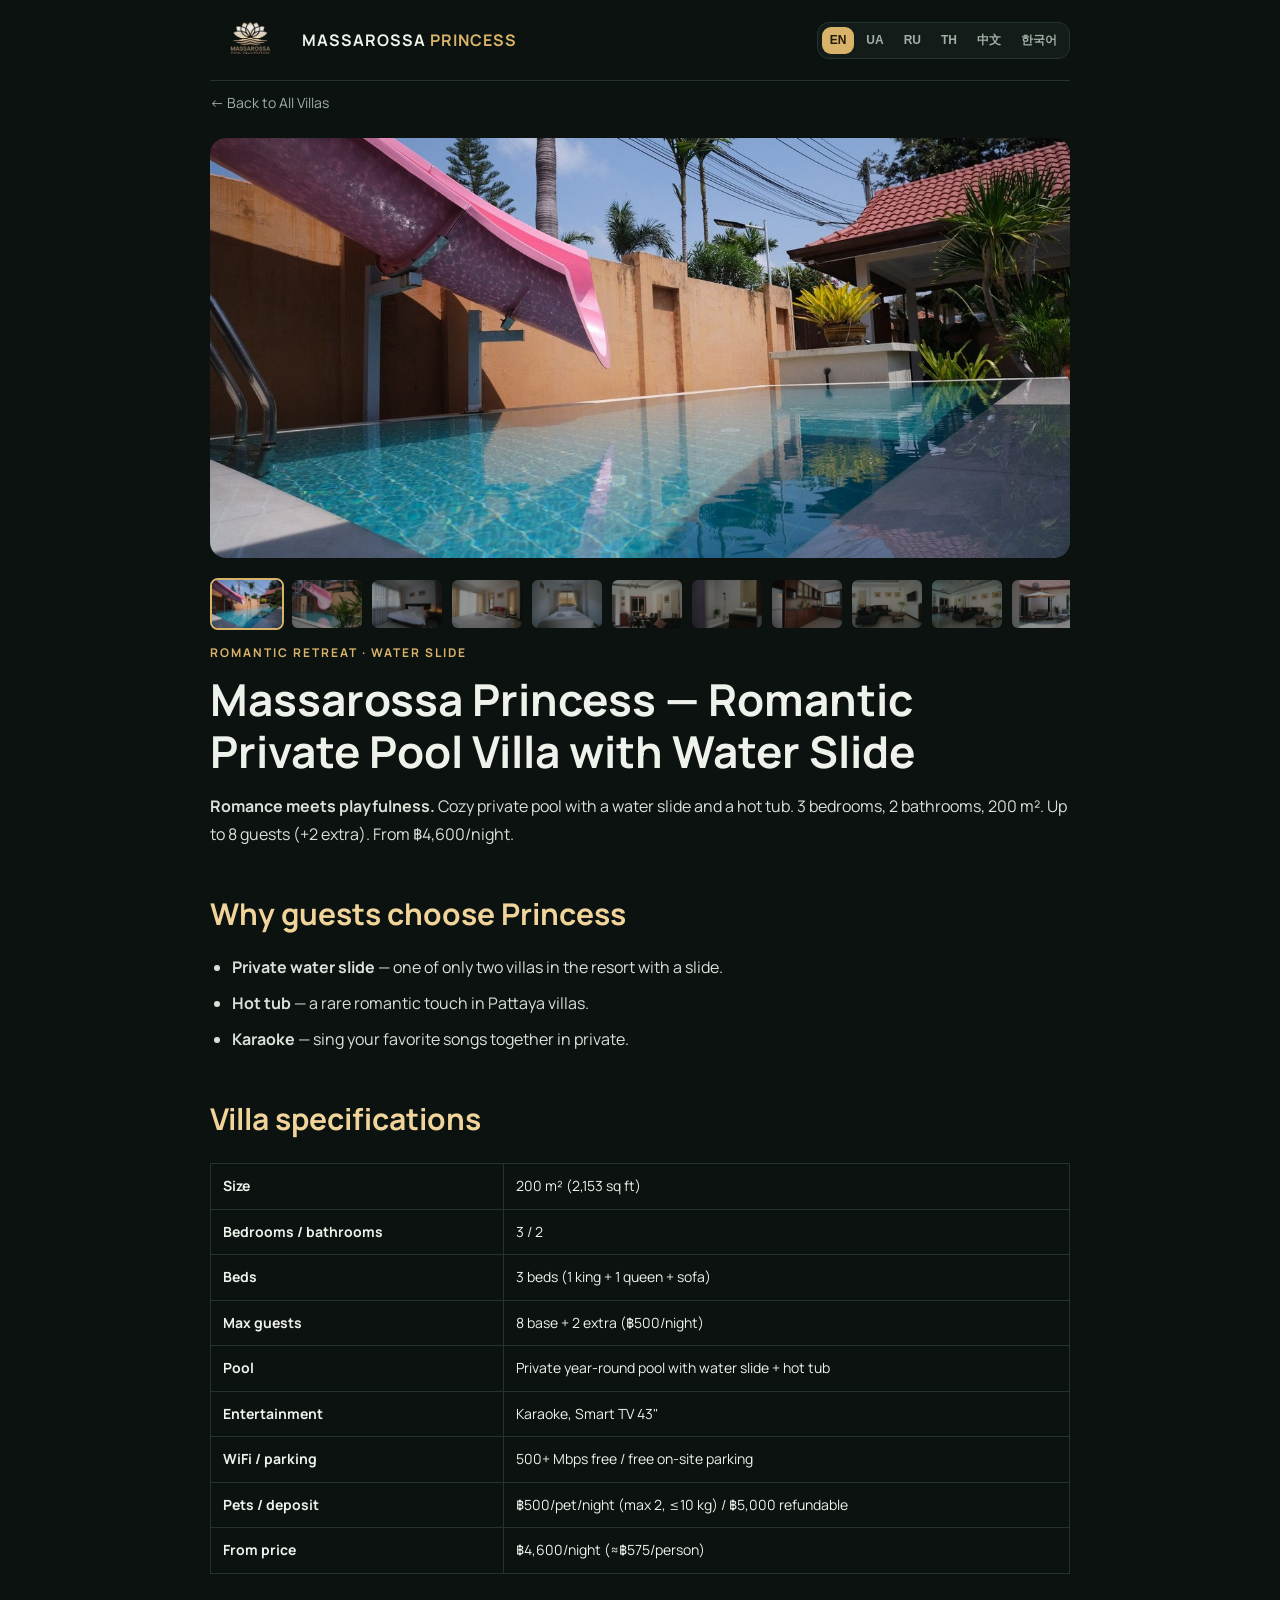
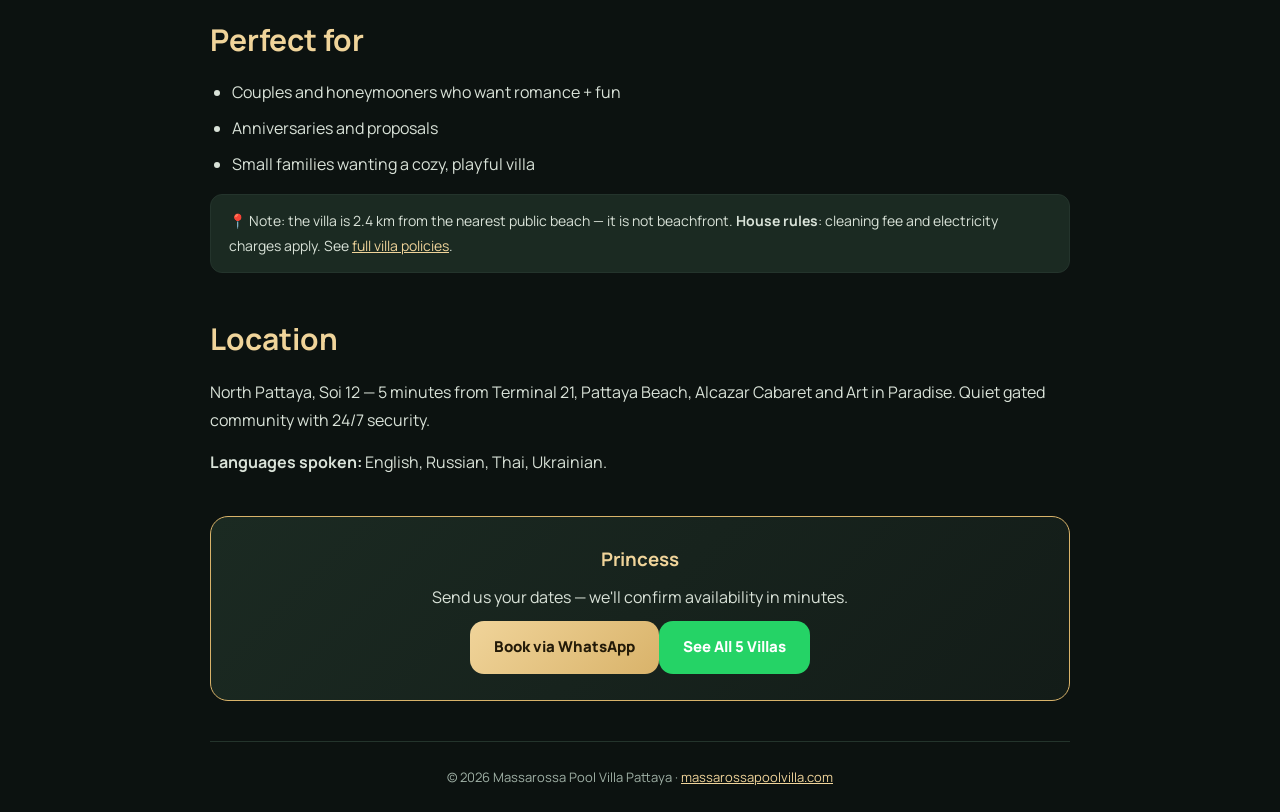
<file: princess-villa.html>
<!DOCTYPE html>
<html lang="en">
<head>
<meta charset="UTF-8"><meta name="viewport" content="width=device-width, initial-scale=1">
<title>Massarossa Princess — Romantic Private Pool Villa with Water Slide | Pattaya</title>
<meta name="description" content="Princess villa: 200 m² romantic retreat with water slide and hot tub. 3 bedrooms, 2 bathrooms, up to 8 guests (+2 extra). Karaoke, BBQ. From ฿4,600/night.">
<link rel="icon" type="image/png" href="logo.png">
<link href="https://fonts.googleapis.com/css2?family=Manrope:wght@400;600;800&family=Noto+Sans+Thai:wght@400;600&family=Noto+Sans+SC:wght@400;600&family=Noto+Sans+KR:wght@400;600&display=swap" rel="stylesheet">
<link rel="stylesheet" href="villa.css">
</head>
<body>
<div class="wrap">
 <div class="top"><img src="logo.png" alt="" onerror="this.style.display='none'"><b>MASSAROSSA <span style="color:var(--gold)">PRINCESS</span></b><span class="vlangs" id="vLangs"></span></div>
 <a class="back" href="index.html" data-i18n="back">← Back to All Villas</a>
 <img class="hero-img" id="heroImg" src="images/princess/1.jpg" alt="Princess villa with romantic pool and water slide" onerror="this.onerror=null;this.src='https://images.unsplash.com/photo-1613490493576-7fde63acd811?auto=format&fit=crop&w=1200&q=70'">
 <div class="vthumbs" id="vthumbs"></div>
 <div class="kick">Romantic Retreat · Water Slide</div>
 <h1>Massarossa Princess — Romantic Private Pool Villa with Water Slide</h1>
 <p id="vDesc"></p>
 <h2 data-i18n="why_title"></h2>
 <ul><li data-i18n="why1"></li><li data-i18n="why2"></li><li data-i18n="why3"></li></ul>
 <h2 data-i18n="specs"></h2>
 <table>
  <tr><td data-i18n="size"></td><td data-i18n="v_size"></td></tr>
  <tr><td data-i18n="brba"></td><td data-i18n="v_brba"></td></tr>
  <tr><td data-i18n="beds"></td><td data-i18n="v_beds"></td></tr>
  <tr><td data-i18n="guests"></td><td data-i18n="v_guests"></td></tr>
  <tr><td data-i18n="pool"></td><td data-i18n="v_pool"></td></tr>
  <tr><td data-i18n="ent"></td><td data-i18n="v_ent"></td></tr>
  <tr><td data-i18n="wifipark"></td><td data-i18n="v_wifipark"></td></tr>
  <tr><td data-i18n="petsdep"></td><td data-i18n="v_petsdep"></td></tr>
  <tr><td data-i18n="price"></td><td data-i18n="v_price"></td></tr>
 </table>
 <h2 data-i18n="perfect"></h2>
 <ul><li data-i18n="perfect1"></li><li data-i18n="perfect2"></li><li data-i18n="perfect3"></li></ul>
 <div class="note"><b>📍</b> <span data-i18n="note_beach"></span> <b data-i18n="rules"></b>: <span data-i18n="rules_note2"></span> <a href="rules.html" data-i18n="rules_link"></a>.</div>
 <h2 data-i18n="location"></h2><p data-i18n="loc_note"></p>
 <p><b data-i18n="langs"></b> <span data-i18n="langs_val"></span></p>
 <div class="cta"><h3>Princess</h3><p style="margin:0" data-i18n="cta_sub"></p><a class="btn gold" href="https://wa.me/66634467395?text=Hello!%20I%20want%20to%20book%20Princess%20villa." target="_blank" rel="noopener" data-i18n="book"></a><a class="btn wa" href="index.html#villas" data-i18n="seeall"></a></div>
 <footer>© 2026 Massarossa Pool Villa Pattaya · <a href="index.html">massarossapoolvilla.com</a></footer>
</div>
<script>
var VILLA_DESC={en:"<b>Romance meets playfulness.</b> Cozy private pool with a water slide and a hot tub. 3 bedrooms, 2 bathrooms, 200 m². Up to 8 guests (+2 extra). From ฿4,600/night.",ua:"<b>Романтика і грайливість.</b> Затишний басейн з гіркою та гарячою ванною. 3 спальні, 2 ванні, 200 м². До 8 гостей (+2). Від ฿4,600/ніч.",ru:"<b>Романтика и игривость.</b> Уютный бассейн с горкой и горячей ванной. 3 спальни, 2 ванные, 200 м². До 8 гостей (+2). От ฿4,600/ночь.",th:"<b>โรแมนติกและสนุกสนาน</b> สระอบอุ่นพร้อมสไลเดอร์และอ่างน้ำร้อน 3 ห้องนอน 2 น้ำ 200 ตร.ม. พักได้ 8 ท่าน (+2) เริ่ม ฿4,600/คืน",zh:"<b>浪漫与趣味结合。</b>舒适泳池带水滑梯和热水浴缸。3卧2卫，200㎡，最多8人(+2)。฿4,600/晚起。",ko:"<b>로맨틱과 즐거움.</b> 아늑한 풀에 워터슬라이드와 온수 욕조. 3침실 2욕실, 200㎡, 최대 8인(+2). ฿4,600/박부터."};
var VILLA_T={en:{why_title:"Why guests choose Princess",why1:"<b>Private water slide</b> — one of only two villas in the resort with a slide.",why2:"<b>Hot tub</b> — a rare romantic touch in Pattaya villas.",why3:"<b>Karaoke</b> — sing your favorite songs together in private.",perfect1:"Couples and honeymooners who want romance + fun",perfect2:"Anniversaries and proposals",perfect3:"Small families wanting a cozy, playful villa",v_size:"200 m² (2,153 sq ft)",v_brba:"3 / 2",v_beds:"3 beds (1 king + 1 queen + sofa)",v_guests:"8 base + 2 extra (฿500/night)",v_pool:"Private year-round pool with water slide + hot tub",v_ent:"Karaoke, Smart TV 43\"",v_wifipark:"500+ Mbps free / free on-site parking",v_petsdep:"฿500/pet/night (max 2, ≤10 kg) / ฿5,000 refundable",v_price:"฿4,600/night (≈฿575/person)",note_beach:"Note: the villa is 2.4 km from the nearest public beach — it is not beachfront."},
ua:{why_title:"Чому гості обирають Princess",why1:"<b>Приватна водна гірка</b> — одна з лише двох вілл курорту з гіркою.",why2:"<b>Гаряча ванна</b> — рідкісний романтичний штрих у віллах Паттайї.",why3:"<b>Караоке</b> — співайте улюблені пісні разом наодинці.",perfect1:"Пари та молодята, які хочуть романтики + веселощів",perfect2:"Річниці та пропозиції руки й серця",perfect3:"Невеликі сім'ї, що хочуть затишну грайливу віллу",v_size:"200 м² (2 153 кв. фут)",v_brba:"3 / 2",v_beds:"3 ліжка (1 king + 1 queen + диван)",v_guests:"8 базово + 2 додаткові (฿500/ніч)",v_pool:"Приватний цілорічний басейн з гіркою + гаряча ванна",v_ent:"Караоке, Smart TV 43\"",v_wifipark:"500+ Мбіт/с безкоштовно / безкоштовна парковка",v_petsdep:"฿500/тварина/ніч (макс 2, ≤10 кг) / ฿5,000 повертається",v_price:"฿4,600/ніч (≈฿575/особа)",note_beach:"Примітка: вілла за 2,4 км від найближчого громадського пляжу — це не перша лінія."},
ru:{why_title:"Почему гости выбирают Princess",why1:"<b>Частная водная горка</b> — одна из лишь двух вилл курорта с горкой.",why2:"<b>Горячая ванна</b> — редкий романтический штрих в виллах Паттайи.",why3:"<b>Караоке</b> — пойте любимые песни вместе наедине.",perfect1:"Пары и молодожёны, желающие романтики + веселья",perfect2:"Годовщины и предложения руки и сердца",perfect3:"Небольшие семьи, желающие уютную игривую виллу",v_size:"200 м² (2 153 кв. фут)",v_brba:"3 / 2",v_beds:"3 кровати (1 king + 1 queen + диван)",v_guests:"8 базово + 2 доп. (฿500/ночь)",v_pool:"Частный круглогодичный бассейн с горкой + горячая ванна",v_ent:"Караоке, Smart TV 43\"",v_wifipark:"500+ Мбит/с бесплатно / бесплатная парковка",v_petsdep:"฿500/питомец/ночь (макс 2, ≤10 кг) / ฿5,000 возвращается",v_price:"฿4,600/ночь (≈฿575/чел)",note_beach:"Примечание: вилла в 2,4 км от ближайшего общественного пляжа — это не первая линия."},
th:{why_title:"ทำไมแขกถึงเลือก Princess",why1:"<b>สไลเดอร์น้ำส่วนตัว</b> — หนึ่งในสองวิลล่าของรีสอร์ทที่มีสไลเดอร์",why2:"<b>อ่างน้ำร้อน</b> — ความโรแมนติกในวิลล่าที่หายาก",why3:"<b>คาราโอเกะ</b> — ร้องเพลงโปรดด้วยกันเป็นส่วนตัว",perfect1:"คู่รักและคู่ฮันนีมูนที่ต้องการความโรแมนติก+สนุก",perfect2:"วันครบรอบและการขอแต่งงาน",perfect3:"ครอบครัวเล็กที่ต้องการวิลล่าอบอุ่นสนุกสนาน",v_size:"200 ตร.ม. (2,153 ตร.ฟุต)",v_brba:"3 / 2",v_beds:"3 เตียง (1 king + 1 queen + โซฟา)",v_guests:"8 ท่าน + เสริม 2 (฿500/คืน)",v_pool:"สระส่วนตัวตลอดปีพร้อมสไลเดอร์ + อ่างน้ำร้อน",v_ent:"คาราโอเกะ Smart TV 43\"",v_wifipark:"500+ Mbps ฟรี / ที่จอดรถฟรี",v_petsdep:"฿500/ตัว/คืน (สูงสุด 2 ตัว ≤10 กก.) / มัดจำ ฿5,000 คืนให้",v_price:"฿4,600/คืน (≈฿575/ท่าน)",note_beach:"หมายเหตุ: วิลล่าห่างชายหาดสาธารณะ 2.4 กม. — ไม่ใช่ติดหาด"},
zh:{why_title:"客人为什么选择 Princess",why1:"<b>私人水滑梯</b>——度假村仅两栋带滑梯的别墅之一。",why2:"<b>热水浴缸</b>——芭提雅别墅中少见的浪漫配置。",why3:"<b>卡拉OK</b>——私密共唱喜爱的歌。",perfect1:"想要浪漫+趣味的情侣和蜜月者",perfect2:"纪念日和求婚",perfect3:"想要舒适有趣别墅的小家庭",v_size:"200㎡（2,153平方英尺）",v_brba:"3 / 2",v_beds:"3 床（1 king + 1 queen + 沙发）",v_guests:"8人 + 加2人（฿500/晚）",v_pool:"带水滑梯+热水浴缸的私人全年泳池",v_ent:"卡拉OK、Smart TV 43\"",v_wifipark:"500+ Mbps 免费 / 免费停车",v_petsdep:"฿500/宠物/晚（最多2只≤10kg）/ ฿5,000 可退押金",v_price:"฿4,600/晚（约฿575/人）",note_beach:"注意：别墅距最近公共海滩2.4公里——非海滨。"},
ko:{why_title:"게스트가 Princess를 선택하는 이유",why1:"<b>프라이빗 워터슬라이드</b> — 리조트 내 슬라이드 있는 두 빌라 중 하나.",why2:"<b>온수 욕조</b> — 파타야 빌라에서 드문 로맨틱 요소.",why3:"<b>카라오케</b> — 프라이빗하게 좋아하는 노래를.",perfect1:"로맨틱+즐거움을 원하는 커플과 허니문",perfect2:"기념일과 프러포즈",perfect3:"아늑하고 즐거운 빌라를 원하는 소가족",v_size:"200㎡ (2,153 sq ft)",v_brba:"3 / 2",v_beds:"침대 3개(킹1+퀸1+소파)",v_guests:"기본 8인 + 추가 2인(฿500/박)",v_pool:"워터슬라이드+온수 욕조 있는 프라이빗 연간 풀",v_ent:"카라오케, Smart TV 43\"",v_wifipark:"500+ Mbps 무료 / 무료 주차",v_petsdep:"฿500/마리/박(최대 2마리 ≤10kg) / ฿5,000 환불",v_price:"฿4,600/박(약 ฿575/인)",note_beach:"참고: 빌라는 최근 공공 해변에서 2.4km — 해변가는 아닙니다."}};
</script>
<script src="villa-lang.js"></script>
<script>(function(){var ID="princess";var PH=["https://images.unsplash.com/photo-1613490493576-7fde63acd811","https://images.unsplash.com/photo-1615874959474-d609969a20ed","https://images.unsplash.com/photo-1584622650111-993a426fbf0a","https://images.unsplash.com/photo-1571003123894-1f0a4e8f8a3a","https://images.unsplash.com/photo-1560448204-e02f11c3d0e2","https://images.unsplash.com/photo-1540541338287-41700207dee6","https://images.unsplash.com/photo-1507525428034-b723cf961d3e","https://images.unsplash.com/photo-1540518614846-7eded433c457","https://images.unsplash.com/photo-1560185007-c5ca9d2c014d","https://images.unsplash.com/photo-1560185127-6ed189bf02f4","https://images.unsplash.com/photo-1560184897-ae7be4656f9a","https://images.unsplash.com/photo-1582268611958-ebfd161ef9cf"];function photo(i){return "images/"+ID+"/"+(i+1)+".jpg"}function fb(i){return PH[i%PH.length]+"?auto=format&fit=crop&w=400&q=60"}var box=document.getElementById("vthumbs"),hero=document.getElementById("heroImg");if(!box||!hero)return;for(var i=0;i<12;i++)(function(i){var t=document.createElement("img");t.loading="lazy";t.src=photo(i);t.onerror=function(){this.onerror=null;this.src=fb(i)};t.addEventListener("click",function(){hero.src=t.src;box.querySelectorAll("img").forEach(function(x){x.classList.remove("on")});t.classList.add("on")});if(i===0)t.classList.add("on");box.appendChild(t)})(i)})();</script>
</body>
</html>
</file>
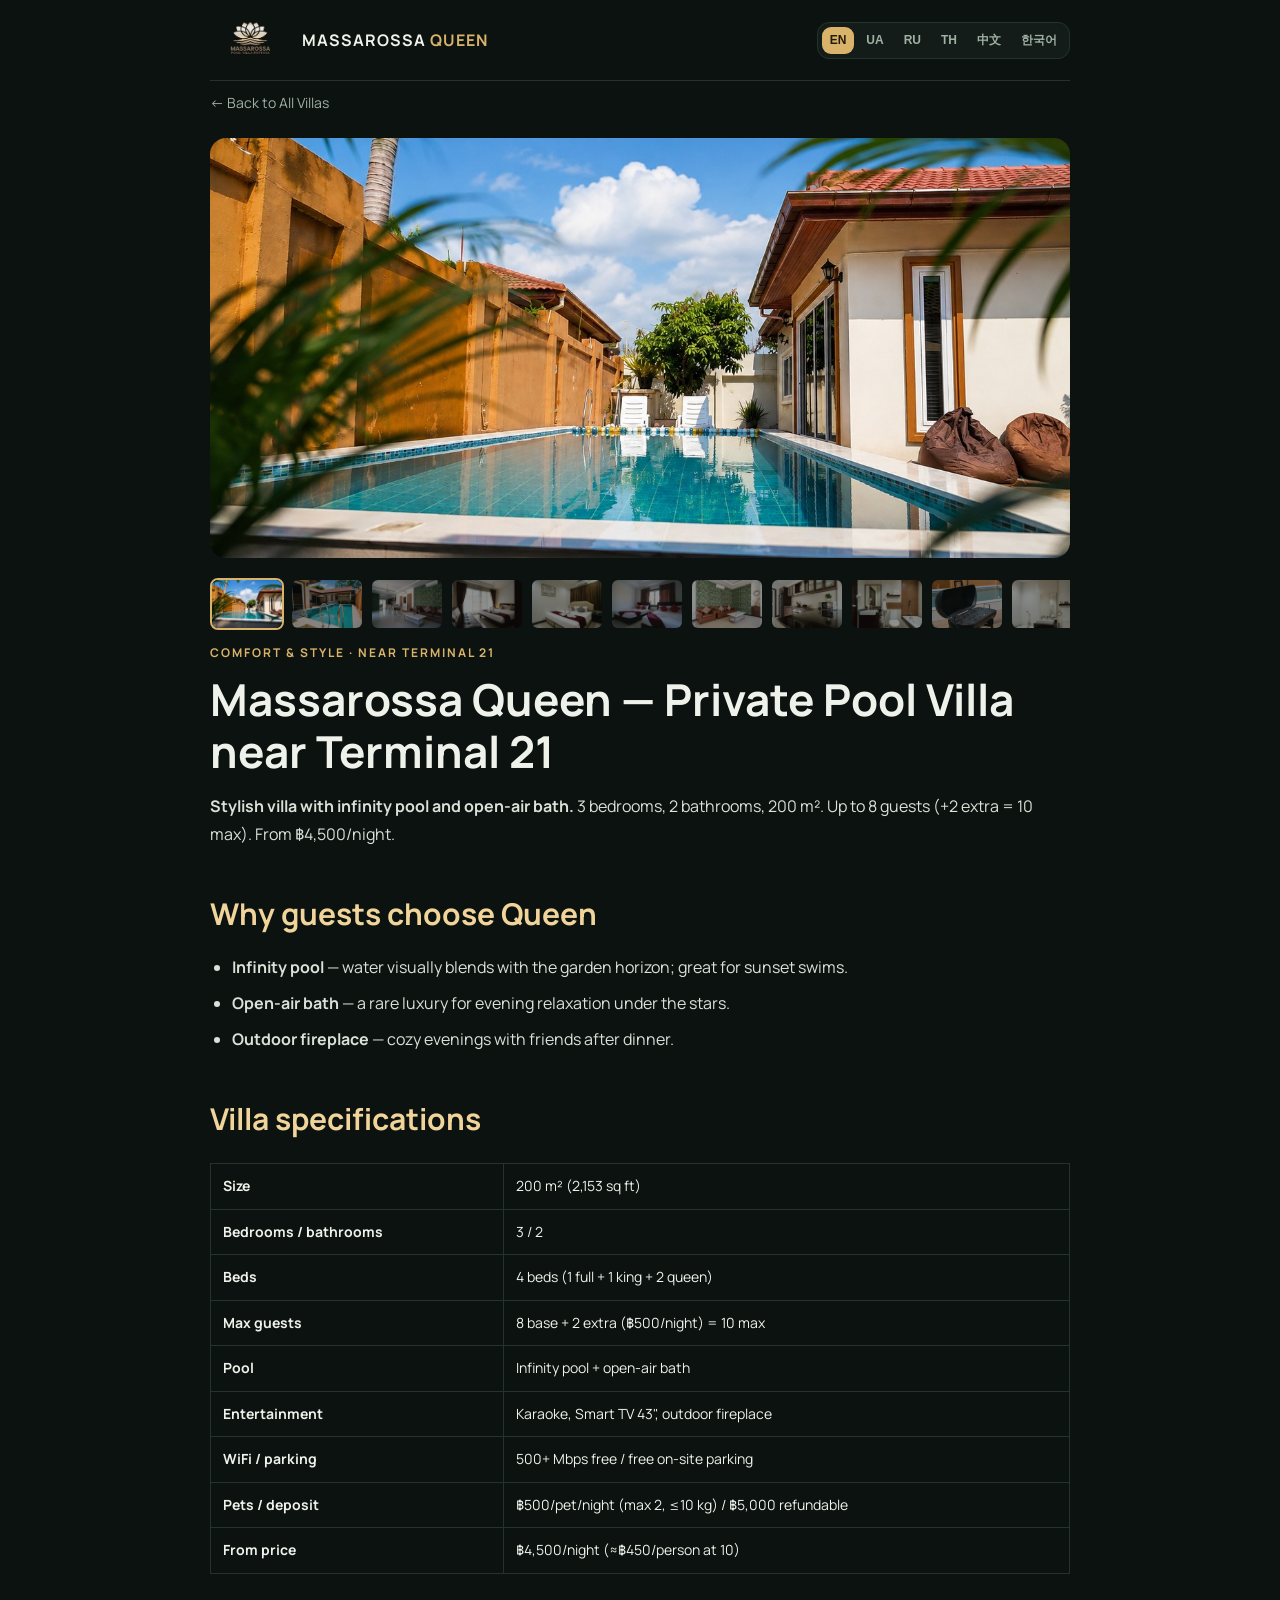
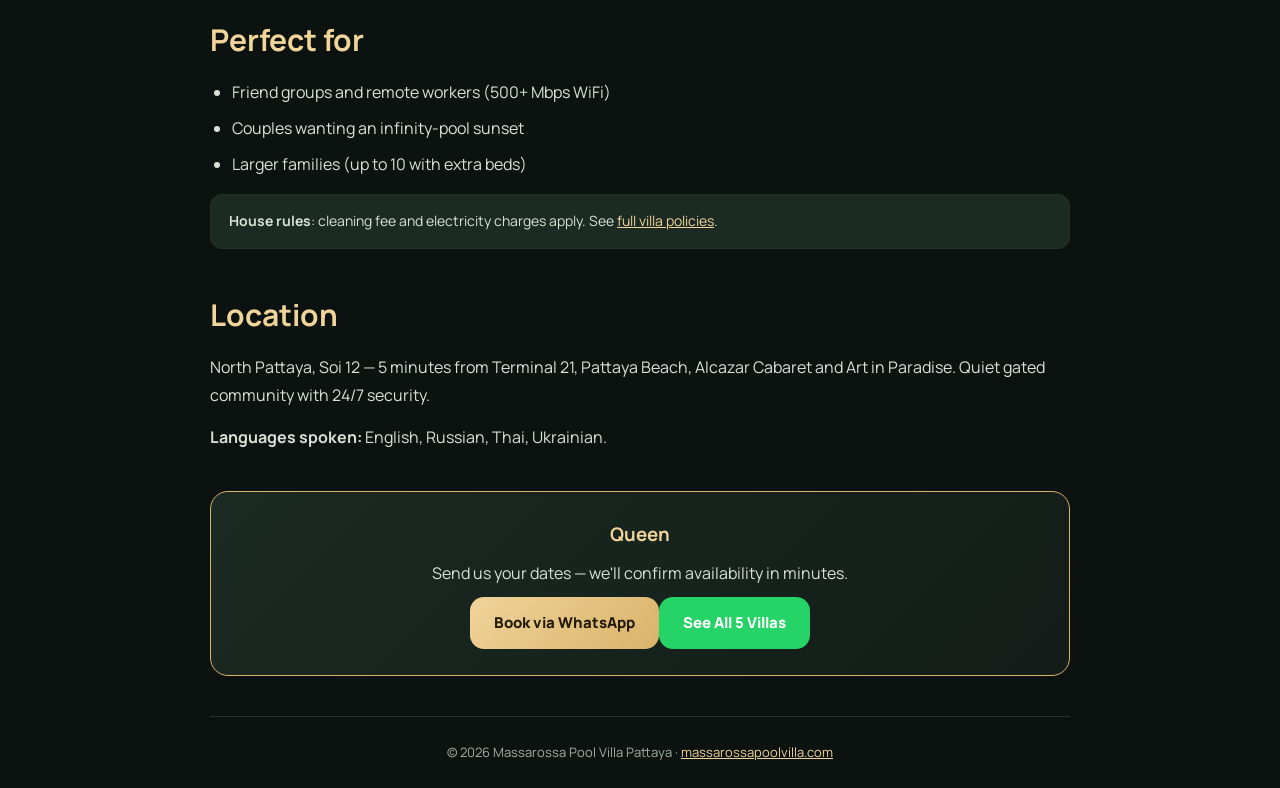
<file: queen-villa.html>
<!DOCTYPE html>
<html lang="en">
<head>
<meta charset="UTF-8"><meta name="viewport" content="width=device-width, initial-scale=1">
<title>Massarossa Queen — Private Pool Villa near Terminal 21 | Pattaya</title>
<meta name="description" content="Queen villa: 200 m² with infinity pool and open-air bath. 3 bedrooms, 2 bathrooms, up to 8 guests (+2 extra = 10). 500 Mbps WiFi, BBQ. From ฿4,500/night.">
<link rel="icon" type="image/png" href="logo.png">
<link href="https://fonts.googleapis.com/css2?family=Manrope:wght@400;600;800&family=Noto+Sans+Thai:wght@400;600&family=Noto+Sans+SC:wght@400;600&family=Noto+Sans+KR:wght@400;600&display=swap" rel="stylesheet">
<link rel="stylesheet" href="villa.css">
</head>
<body>
<div class="wrap">
 <div class="top"><img src="logo.png" alt="" onerror="this.style.display='none'"><b>MASSAROSSA <span style="color:var(--gold)">QUEEN</span></b><span class="vlangs" id="vLangs"></span></div>
 <a class="back" href="index.html" data-i18n="back">← Back to All Villas</a>
 <img class="hero-img" id="heroImg" src="images/queen/1.jpg" alt="Queen villa with infinity pool" onerror="this.onerror=null;this.src='https://images.unsplash.com/photo-1560185007-c5ca9d2c014d?auto=format&fit=crop&w=1200&q=70'">
 <div class="vthumbs" id="vthumbs"></div>
 <div class="kick">Comfort & Style · Near Terminal 21</div>
 <h1>Massarossa Queen — Private Pool Villa near Terminal 21</h1>
 <p id="vDesc"></p>
 <h2 data-i18n="why_title"></h2>
 <ul><li data-i18n="why1"></li><li data-i18n="why2"></li><li data-i18n="why3"></li></ul>
 <h2 data-i18n="specs"></h2>
 <table>
  <tr><td data-i18n="size"></td><td data-i18n="v_size"></td></tr>
  <tr><td data-i18n="brba"></td><td data-i18n="v_brba"></td></tr>
  <tr><td data-i18n="beds"></td><td data-i18n="v_beds"></td></tr>
  <tr><td data-i18n="guests"></td><td data-i18n="v_guests"></td></tr>
  <tr><td data-i18n="pool"></td><td data-i18n="v_pool"></td></tr>
  <tr><td data-i18n="ent"></td><td data-i18n="v_ent"></td></tr>
  <tr><td data-i18n="wifipark"></td><td data-i18n="v_wifipark"></td></tr>
  <tr><td data-i18n="petsdep"></td><td data-i18n="v_petsdep"></td></tr>
  <tr><td data-i18n="price"></td><td data-i18n="v_price"></td></tr>
 </table>
 <h2 data-i18n="perfect"></h2>
 <ul><li data-i18n="perfect1"></li><li data-i18n="perfect2"></li><li data-i18n="perfect3"></li></ul>
 <div class="note"><b data-i18n="rules"></b>: <span data-i18n="rules_note2"></span> <a href="rules.html" data-i18n="rules_link"></a>.</div>
 <h2 data-i18n="location"></h2><p data-i18n="loc_note"></p>
 <p><b data-i18n="langs"></b> <span data-i18n="langs_val"></span></p>
 <div class="cta"><h3>Queen</h3><p style="margin:0" data-i18n="cta_sub"></p><a class="btn gold" href="https://wa.me/66634467395?text=Hello!%20I%20want%20to%20book%20Queen%20villa." target="_blank" rel="noopener" data-i18n="book"></a><a class="btn wa" href="index.html#villas" data-i18n="seeall"></a></div>
 <footer>© 2026 Massarossa Pool Villa Pattaya · <a href="index.html">massarossapoolvilla.com</a></footer>
</div>
<script>
var VILLA_DESC={en:"<b>Stylish villa with infinity pool and open-air bath.</b> 3 bedrooms, 2 bathrooms, 200 m². Up to 8 guests (+2 extra = 10 max). From ฿4,500/night.",ua:"<b>Стильна вілла з infinity-басейном і зовнішньою ванною.</b> 3 спальні, 2 ванні, 200 м². 8+2 = макс 10 гостей. Від ฿4,500/ніч.",ru:"<b>Стильная вилла с инфинити-бассейном и наружной ванной.</b> 3 спальни, 2 ванные, 200 м². 8+2 = макс 10 гостей. От ฿4,500/ночь.",th:"<b>วิลล่ามีสไตล์พร้อมสระอินฟินิตี้และอ่างกลางแจ้ง</b> 3 ห้องนอน 2 น้ำ 200 ตร.ม. 8+2 = สูงสุด 10 ท่าน เริ่ม ฿4,500/คืน",zh:"<b>时尚别墅，配无边泳池和户外浴。</b>3卧2卫，200㎡，8+2=最多10人。฿4,500/晚起。",ko:"<b>인피니티 풀과 야외 욕조의 스타일리시 빌라.</b> 3침실 2욕실, 200㎡, 8+2=최대 10인. ฿4,500/박부터."};
var VILLA_T={en:{why_title:"Why guests choose Queen",why1:"<b>Infinity pool</b> — water visually blends with the garden horizon; great for sunset swims.",why2:"<b>Open-air bath</b> — a rare luxury for evening relaxation under the stars.",why3:"<b>Outdoor fireplace</b> — cozy evenings with friends after dinner.",perfect1:"Friend groups and remote workers (500+ Mbps WiFi)",perfect2:"Couples wanting an infinity-pool sunset",perfect3:"Larger families (up to 10 with extra beds)",v_size:"200 m² (2,153 sq ft)",v_brba:"3 / 2",v_beds:"4 beds (1 full + 1 king + 2 queen)",v_guests:"8 base + 2 extra (฿500/night) = 10 max",v_pool:"Infinity pool + open-air bath",v_ent:"Karaoke, Smart TV 43\", outdoor fireplace",v_wifipark:"500+ Mbps free / free on-site parking",v_petsdep:"฿500/pet/night (max 2, ≤10 kg) / ฿5,000 refundable",v_price:"฿4,500/night (≈฿450/person at 10)"},
ua:{why_title:"Чому гості обирають Queen",why1:"<b>Infinity-басейн</b> — вода візуально зливається з горизонтом саду; ідеально для закатів.",why2:"<b>Зовнішня ванна</b> — рідкісна розкіш для вечірнього релаксу під зорями.",why3:"<b>Зовнішнє вогнище</b> — затишні вечори з друзями після вечері.",perfect1:"Компанії друзів і віддалені працівники (WiFi 500+ Мбіт/с)",perfect2:"Пари, які хочуть закат біля infinity-басейну",perfect3:"Більші сім'ї (до 10 з додатковими ліжками)",v_size:"200 м² (2 153 кв. фут)",v_brba:"3 / 2",v_beds:"4 ліжка (1 full + 1 king + 2 queen)",v_guests:"8 базово + 2 додаткові (฿500/ніч) = макс 10",v_pool:"Infinity-басейн + зовнішня ванна",v_ent:"Караоке, Smart TV 43\", зовнішнє вогнище",v_wifipark:"500+ Мбіт/с безкоштовно / безкоштовна парковка",v_petsdep:"฿500/тварина/ніч (макс 2, ≤10 кг) / ฿5,000 повертається",v_price:"฿4,500/ніч (≈฿450/особа при 10)"},
ru:{why_title:"Почему гости выбирают Queen",why1:"<b>Инфинити-бассейн</b> — вода визуально сливается с горизонтом сада; идеально для закатов.",why2:"<b>Наружная ванна</b> — редкая роскошь для вечернего релакса под звёздами.",why3:"<b>Уличный камин</b> — уютные вечера с друзьями после ужина.",perfect1:"Компании друзей и удалёнщики (WiFi 500+ Мбит/с)",perfect2:"Пары, желающие закат у инфинити-бассейна",perfect3:"Большие семьи (до 10 с доп. кроватями)",v_size:"200 м² (2 153 кв. фут)",v_brba:"3 / 2",v_beds:"4 кровати (1 full + 1 king + 2 queen)",v_guests:"8 базово + 2 доп. (฿500/ночь) = макс 10",v_pool:"Инфинити-бассейн + наружная ванна",v_ent:"Караоке, Smart TV 43\", уличный камин",v_wifipark:"500+ Мбит/с бесплатно / бесплатная парковка",v_petsdep:"฿500/питомец/ночь (макс 2, ≤10 кг) / ฿5,000 возвращается",v_price:"฿4,500/ночь (≈฿450/чел при 10)"},
th:{why_title:"ทำไมแขกถึงเลือก Queen",why1:"<b>สระอินฟินิตี้</b> — น้ำกลมกลืนกับขอบสวน เหมาะกับว่ายน้ำยาม hoàng hôn",why2:"<b>อ่างกลางแจ้ง</b> — ความหรูหราสำหรับผ่อนคลายยามค่ำใต้ดาว",why3:"<b>เตาผิงกลางแจ้ง</b> — ตอนเย็นอบอุ่นกับเพื่อนหลังอาหาร",perfect1:"กลุ่มเพื่อนและคนทำงานทางไกล (WiFi 500+ Mbps)",perfect2:"คู่รักที่ต้องการ hoàng hôn ตรงสระอินฟินิตี้",perfect3:"ครอบครัวใหญ่ (สูงสุด 10 ท่านพร้อมเตียงเสริม)",v_size:"200 ตร.ม. (2,153 ตร.ฟุต)",v_brba:"3 / 2",v_beds:"4 เตียง (1 full + 1 king + 2 queen)",v_guests:"8 ท่าน + เสริม 2 (฿500/คืน) = สูงสุด 10",v_pool:"สระอินฟินิตี้ + อ่างกลางแจ้ง",v_ent:"คาราโอเกะ Smart TV 43\" เตาผิงกลางแจ้ง",v_wifipark:"500+ Mbps ฟรี / ที่จอดรถฟรี",v_petsdep:"฿500/ตัว/คืน (สูงสุด 2 ตัว ≤10 กก.) / มัดจำ ฿5,000 คืนให้",v_price:"฿4,500/คืน (≈฿450/ท่าน เมื่อ 10 ท่าน)"},
zh:{why_title:"客人为什么选择 Queen",why1:"<b>无边泳池</b>——水与花园地平线融为一体；适合日落游泳。",why2:"<b>户外浴</b>——星空下晚间放松的罕见享受。",why3:"<b>户外壁炉</b>——晚餐后与朋友的温馨夜晚。",perfect1:"朋友团体和远程办公者（500+ Mbps WiFi）",perfect2:"想要无边泳池日落的情侣",perfect3:"大家庭（加床最多10人）",v_size:"200㎡（2,153平方英尺）",v_brba:"3 / 2",v_beds:"4 床（1 full + 1 king + 2 queen）",v_guests:"8人 + 加2人（฿500/晚）= 最多10",v_pool:"无边泳池 + 户外浴",v_ent:"卡拉OK、Smart TV 43\"、户外壁炉",v_wifipark:"500+ Mbps 免费 / 免费停车",v_petsdep:"฿500/宠物/晚（最多2只≤10kg）/ ฿5,000 可退押金",v_price:"฿4,500/晚（10人时约฿450/人）"},
ko:{why_title:"게스트가 Queen을 선택하는 이유",why1:"<b>인피니티 풀</b> — 물이 정원 지평선과 어우러짐; 일몰 수영에 최적.",why2:"<b>야외 욕조</b> — 별 아래 저녁 휴식의 드문 럭셔리.",why3:"<b>야외 벽난로</b> — 저녁 식사 후 친구들과 아늑한 시간.",perfect1:"친구 단체와 원격 근무자(500+ Mbps WiFi)",perfect2:"인피니티 풀 일몰을 원하는 커플",perfect3:"대가족(추가 침대로 최대 10인)",v_size:"200㎡ (2,153 sq ft)",v_brba:"3 / 2",v_beds:"침대 4개(풀1+킹1+퀸2)",v_guests:"기본 8인 + 추가 2인(฿500/박) = 최대 10",v_pool:"인피니티 풀 + 야외 욕조",v_ent:"카라오케, Smart TV 43\", 야외 벽난로",v_wifipark:"500+ Mbps 무료 / 무료 주차",v_petsdep:"฿500/마리/박(최대 2마리 ≤10kg) / ฿5,000 환불",v_price:"฿4,500/박(10인 시 약 ฿450/인)"}};
</script>
<script src="villa-lang.js"></script>
<script>(function(){var ID="queen";var PH=["https://images.unsplash.com/photo-1560185007-c5ca9d2c014d","https://images.unsplash.com/photo-1560185127-6ed189bf02f4","https://images.unsplash.com/photo-1560184897-ae7be4656f9a","https://images.unsplash.com/photo-1582268611958-ebfd161ef9cf","https://images.unsplash.com/photo-1613490493576-7fde63acd811","https://images.unsplash.com/photo-1615874959474-d609969a20ed","https://images.unsplash.com/photo-1584622650111-993a426fbf0a","https://images.unsplash.com/photo-1571003123894-1f0a4e8f8a3a","https://images.unsplash.com/photo-1560448204-e02f11c3d0e2","https://images.unsplash.com/photo-1540541338287-41700207dee6","https://images.unsplash.com/photo-1507525428034-b723cf961d3e","https://images.unsplash.com/photo-1540518614846-7eded433c457"];function photo(i){return "images/"+ID+"/"+(i+1)+".jpg"}function fb(i){return PH[i%PH.length]+"?auto=format&fit=crop&w=400&q=60"}var box=document.getElementById("vthumbs"),hero=document.getElementById("heroImg");if(!box||!hero)return;for(var i=0;i<12;i++)(function(i){var t=document.createElement("img");t.loading="lazy";t.src=photo(i);t.onerror=function(){this.onerror=null;this.src=fb(i)};t.addEventListener("click",function(){hero.src=t.src;box.querySelectorAll("img").forEach(function(x){x.classList.remove("on")});t.classList.add("on")});if(i===0)t.classList.add("on");box.appendChild(t)})(i)})();</script>
</body>
</html>
</file>
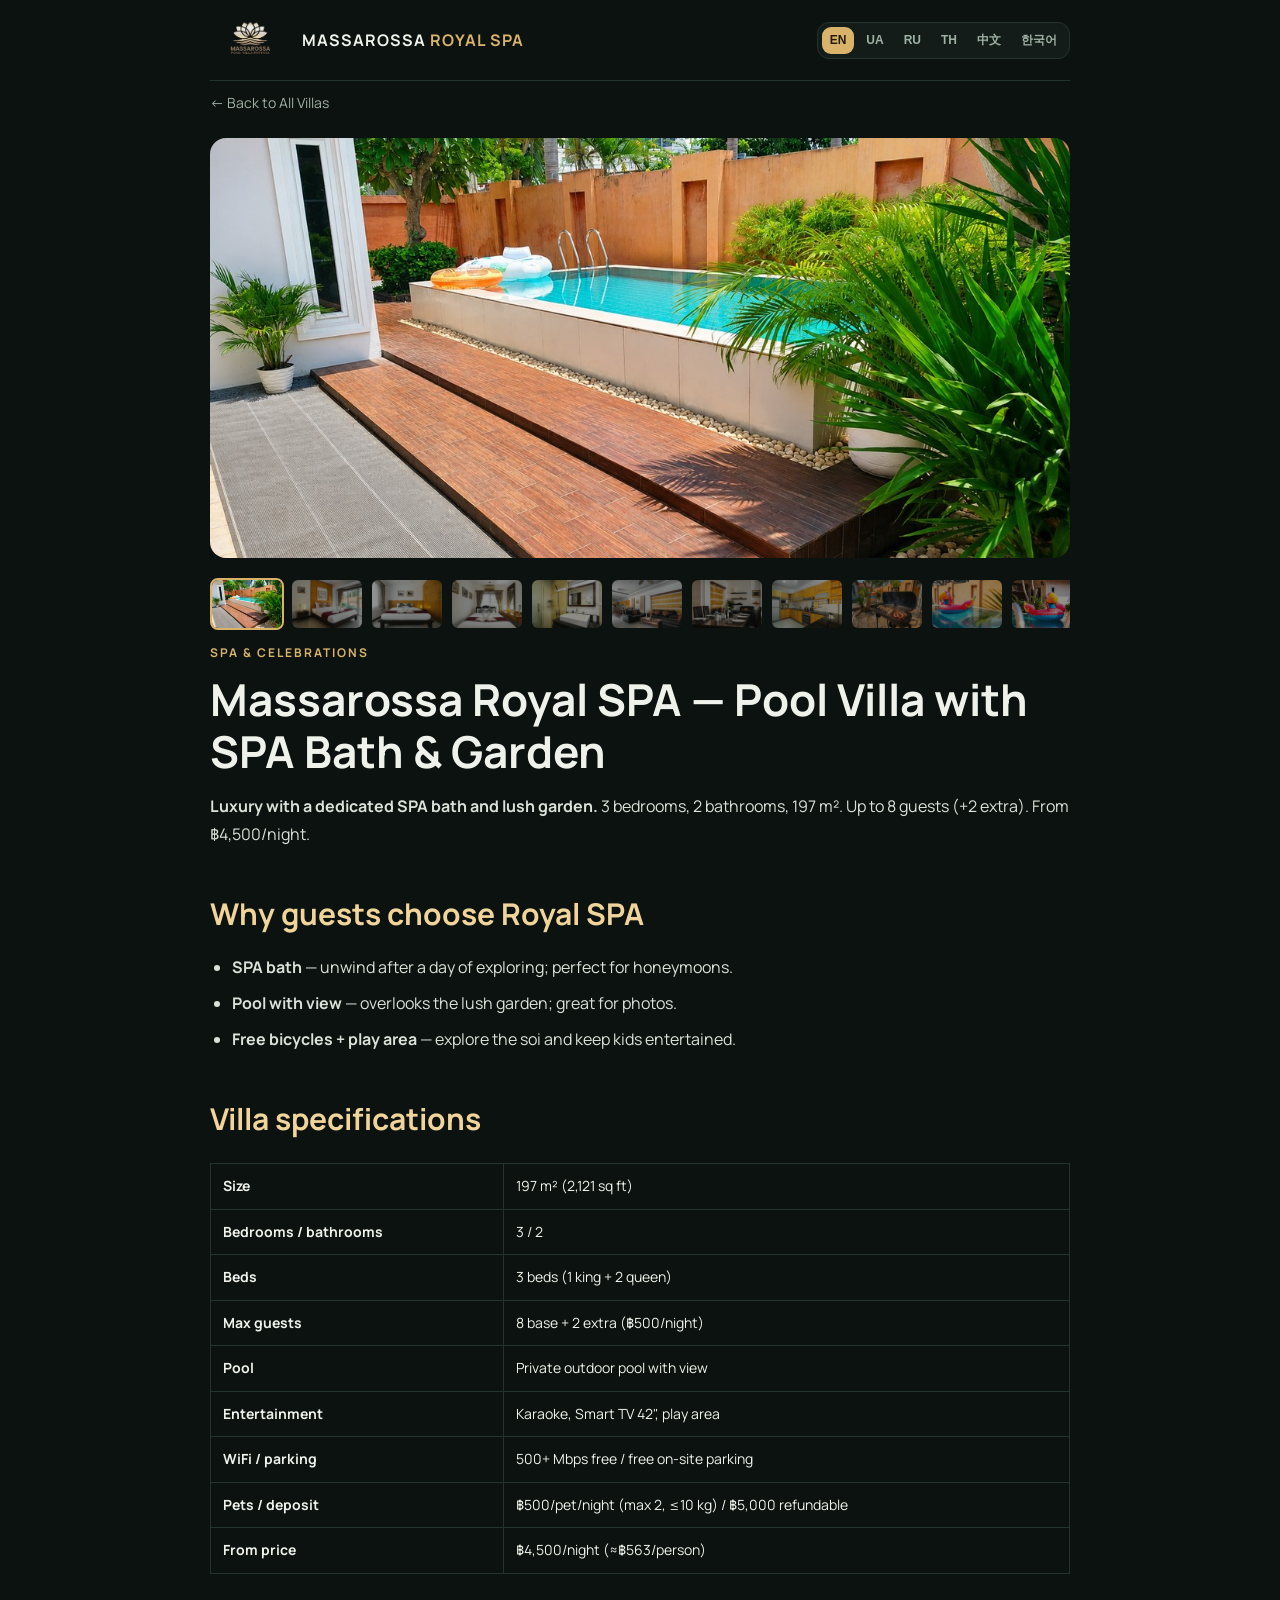
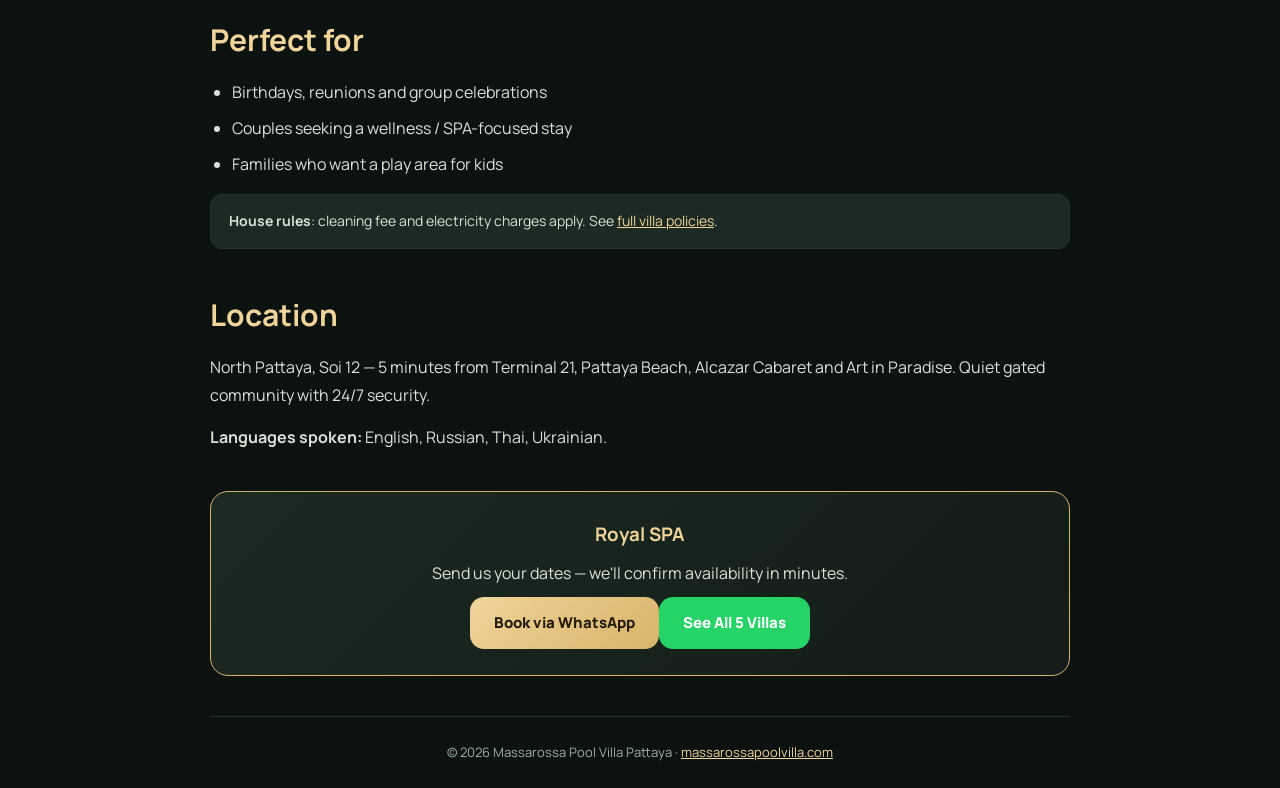
<file: royal-villa.html>
<!DOCTYPE html>
<html lang="en">
<head>
<meta charset="UTF-8"><meta name="viewport" content="width=device-width, initial-scale=1">
<title>Massarossa Royal SPA — Pool Villa with SPA Bath & Garden | Pattaya</title>
<meta name="description" content="Royal SPA villa: 197 m² with SPA bath, pool with view and lush garden. 3 bedrooms, 2 bathrooms, up to 8 guests (+2 extra). Free bicycles. From ฿4,500/night.">
<link rel="icon" type="image/png" href="logo.png">
<link href="https://fonts.googleapis.com/css2?family=Manrope:wght@400;600;800&family=Noto+Sans+Thai:wght@400;600&family=Noto+Sans+SC:wght@400;600&family=Noto+Sans+KR:wght@400;600&display=swap" rel="stylesheet">
<link rel="stylesheet" href="villa.css">
</head>
<body>
<div class="wrap">
 <div class="top"><img src="logo.png" alt="" onerror="this.style.display='none'"><b>MASSAROSSA <span style="color:var(--gold)">ROYAL SPA</span></b><span class="vlangs" id="vLangs"></span></div>
 <a class="back" href="index.html" data-i18n="back">← Back to All Villas</a>
 <img class="hero-img" id="heroImg" src="images/royal/1.jpg" alt="Royal SPA villa with SPA bath and garden" onerror="this.onerror=null;this.src='https://images.unsplash.com/photo-1560448204-e02f11c3d0e2?auto=format&fit=crop&w=1200&q=70'">
 <div class="vthumbs" id="vthumbs"></div>
 <div class="kick">SPA & Celebrations</div>
 <h1>Massarossa Royal SPA — Pool Villa with SPA Bath & Garden</h1>
 <p id="vDesc"></p>
 <h2 data-i18n="why_title"></h2>
 <ul><li data-i18n="why1"></li><li data-i18n="why2"></li><li data-i18n="why3"></li></ul>
 <h2 data-i18n="specs"></h2>
 <table>
  <tr><td data-i18n="size"></td><td data-i18n="v_size"></td></tr>
  <tr><td data-i18n="brba"></td><td data-i18n="v_brba"></td></tr>
  <tr><td data-i18n="beds"></td><td data-i18n="v_beds"></td></tr>
  <tr><td data-i18n="guests"></td><td data-i18n="v_guests"></td></tr>
  <tr><td data-i18n="pool"></td><td data-i18n="v_pool"></td></tr>
  <tr><td data-i18n="ent"></td><td data-i18n="v_ent"></td></tr>
  <tr><td data-i18n="wifipark"></td><td data-i18n="v_wifipark"></td></tr>
  <tr><td data-i18n="petsdep"></td><td data-i18n="v_petsdep"></td></tr>
  <tr><td data-i18n="price"></td><td data-i18n="v_price"></td></tr>
 </table>
 <h2 data-i18n="perfect"></h2>
 <ul><li data-i18n="perfect1"></li><li data-i18n="perfect2"></li><li data-i18n="perfect3"></li></ul>
 <div class="note"><b data-i18n="rules"></b>: <span data-i18n="rules_note2"></span> <a href="rules.html" data-i18n="rules_link"></a>.</div>
 <h2 data-i18n="location"></h2><p data-i18n="loc_note"></p>
 <p><b data-i18n="langs"></b> <span data-i18n="langs_val"></span></p>
 <div class="cta"><h3>Royal SPA</h3><p style="margin:0" data-i18n="cta_sub"></p><a class="btn gold" href="https://wa.me/66634467395?text=Hello!%20I%20want%20to%20book%20Royal%20SPA%20villa." target="_blank" rel="noopener" data-i18n="book"></a><a class="btn wa" href="index.html#villas" data-i18n="seeall"></a></div>
 <footer>© 2026 Massarossa Pool Villa Pattaya · <a href="index.html">massarossapoolvilla.com</a></footer>
</div>
<script>
var VILLA_DESC={en:"<b>Luxury with a dedicated SPA bath and lush garden.</b> 3 bedrooms, 2 bathrooms, 197 m². Up to 8 guests (+2 extra). From ฿4,500/night.",ua:"<b>Розкіш із SPA-ванною та садом.</b> 3 спальні, 2 ванні, 197 м². До 8 гостей (+2). Від ฿4,500/ніч.",ru:"<b>Роскошь с SPA-ванной и садом.</b> 3 спальни, 2 ванные, 197 м². До 8 гостей (+2). От ฿4,500/ночь.",th:"<b>หรูหราด้วยอ่างสปาและสวนเขียว</b> 3 ห้องนอน 2 น้ำ 197 ตร.ม. พักได้ 8 ท่าน (+2) เริ่ม ฿4,500/คืน",zh:"<b>尊享SPA浴缸和花园。</b>3卧2卫，197㎡，最多8人(+2)。฿4,500/晚起。",ko:"<b>SPA 욕조와 정원.</b> 3침실 2욕실, 197㎡, 최대 8인(+2). ฿4,500/박부터."};
var VILLA_T={en:{why_title:"Why guests choose Royal SPA",why1:"<b>SPA bath</b> — unwind after a day of exploring; perfect for honeymoons.",why2:"<b>Pool with view</b> — overlooks the lush garden; great for photos.",why3:"<b>Free bicycles + play area</b> — explore the soi and keep kids entertained.",perfect1:"Birthdays, reunions and group celebrations",perfect2:"Couples seeking a wellness / SPA-focused stay",perfect3:"Families who want a play area for kids",v_size:"197 m² (2,121 sq ft)",v_brba:"3 / 2",v_beds:"3 beds (1 king + 2 queen)",v_guests:"8 base + 2 extra (฿500/night)",v_pool:"Private outdoor pool with view",v_ent:"Karaoke, Smart TV 42\", play area",v_wifipark:"500+ Mbps free / free on-site parking",v_petsdep:"฿500/pet/night (max 2, ≤10 kg) / ฿5,000 refundable",v_price:"฿4,500/night (≈฿563/person)"},
ua:{why_title:"Чому гості обирають Royal SPA",why1:"<b>SPA-ванна</b> — розслаблення після дня подорожей; ідеально для медового місяця.",why2:"<b>Басейн із видом</b> — виходить на пишний сад; чудово для фото.",why3:"<b>Безкоштовні велосипеди + ігрова зона</b> — досліджуйте околиці та розважайте дітей.",perfect1:"Дні народження, возз'єднання та групові свята",perfect2:"Пари, що шукають wellness / SPA-відпочинок",perfect3:"Сім'ї, яким потрібна ігрова зона для дітей",v_size:"197 м² (2 121 кв. фут)",v_brba:"3 / 2",v_beds:"3 ліжка (1 king + 2 queen)",v_guests:"8 базово + 2 додаткові (฿500/ніч)",v_pool:"Приватний басейн із видом",v_ent:"Караоке, Smart TV 42\", ігрова зона",v_wifipark:"500+ Мбіт/с безкоштовно / безкоштовна парковка",v_petsdep:"฿500/тварина/ніч (макс 2, ≤10 кг) / ฿5,000 повертається",v_price:"฿4,500/ніч (≈฿563/особа)"},
ru:{why_title:"Почему гости выбирают Royal SPA",why1:"<b>SPA-ванна</b> — расслабление после дня поездок; идеально для медового месяца.",why2:"<b>Бассейн с видом</b> — выходит на пышный сад; отлично для фото.",why3:"<b>Бесплатные велосипеды + игровая зона</b> — исследуйте окрестности и развлекайте детей.",perfect1:"Дни рождения, встречи и групповые праздники",perfect2:"Пары, ищущие wellness / SPA-отдых",perfect3:"Семьи, которым нужна игровая зона для детей",v_size:"197 м² (2 121 кв. фут)",v_brba:"3 / 2",v_beds:"3 кровати (1 king + 2 queen)",v_guests:"8 базово + 2 доп. (฿500/ночь)",v_pool:"Частный бассейн с видом",v_ent:"Караоке, Smart TV 42\", игровая зона",v_wifipark:"500+ Мбит/с бесплатно / бесплатная парковка",v_petsdep:"฿500/питомец/ночь (макс 2, ≤10 кг) / ฿5,000 возвращается",v_price:"฿4,500/ночь (≈฿563/чел)"},
th:{why_title:"ทำไมแขกถึงเลือก Royal SPA",why1:"<b>อ่างสปา</b> — ผ่อนคลายหลังเที่ยว เหมาะกับฮันนีมูน",why2:"<b>สระวิวสวน</b> — มองเห็นสวนเขียว ถ่ายรูปสวย",why3:"<b>จักรยานฟรี + โซนเด็กเล่น</b> — เที่ยวซอยและให้เด็กสนุก",perfect1:"วันเกิด การรวมญาติ และงานกลุ่ม",perfect2:"คู่รักที่เน้น wellness / SPA",perfect3:"ครอบครัวที่ต้องการโซนเด็กเล่น",v_size:"197 ตร.ม. (2,121 ตร.ฟุต)",v_brba:"3 / 2",v_beds:"3 เตียง (1 king + 2 queen)",v_guests:"8 ท่าน + เสริม 2 (฿500/คืน)",v_pool:"สระกลางแจ้งพร้อมวิว",v_ent:"คาราโอเกะ Smart TV 42\" โซนเด็กเล่น",v_wifipark:"500+ Mbps ฟรี / ที่จอดรถฟรี",v_petsdep:"฿500/ตัว/คืน (สูงสุด 2 ตัว ≤10 กก.) / มัดจำ ฿5,000 คืนให้",v_price:"฿4,500/คืน (≈฿563/ท่าน)"},
zh:{why_title:"客人为什么选择 Royal SPA",why1:"<b>SPA浴缸</b>——探索一天后放松；适合蜜月。",why2:"<b>景观泳池</b>——俯瞰葱郁花园；适合拍照。",why3:"<b>免费自行车+游乐区</b>——探索小巷，让孩子有事做。",perfect1:"生日、团聚和团体庆祝",perfect2:"追求 wellness/SPA 的情侣",perfect3:"需要儿童游乐区的家庭",v_size:"197㎡（2,121平方英尺）",v_brba:"3 / 2",v_beds:"3 床（1 king + 2 queen）",v_guests:"8人 + 加2人（฿500/晚）",v_pool:"带景观的私人户外泳池",v_ent:"卡拉OK、Smart TV 42\"、游乐区",v_wifipark:"500+ Mbps 免费 / 免费停车",v_petsdep:"฿500/宠物/晚（最多2只≤10kg）/ ฿5,000 可退押金",v_price:"฿4,500/晚（约฿563/人）"},
ko:{why_title:"게스트가 Royal SPA를 선택하는 이유",why1:"<b>SPA 욕조</b> — 하루 여행 후 휴식; 허니문에 최적.",why2:"<b>전망 있는 풀</b> — 정원을 내려다봄; 사진에 최적.",why3:"<b>무료 자전거 + 놀이 공간</b> — 주변 탐험과 아이 오락.",perfect1:"생일, 모임, 단체 기념일",perfect2:"웰니스/SPA 중심 커플",perfect3:"아이 놀이 공간이 필요한 가족",v_size:"197㎡ (2,121 sq ft)",v_brba:"3 / 2",v_beds:"침대 3개(킹1+퀸2)",v_guests:"기본 8인 + 추가 2인(฿500/박)",v_pool:"전망 있는 프라이빗 야외 풀",v_ent:"카라오케, Smart TV 42\", 놀이 공간",v_wifipark:"500+ Mbps 무료 / 무료 주차",v_petsdep:"฿500/마리/박(최대 2마리 ≤10kg) / ฿5,000 환불",v_price:"฿4,500/박(약 ฿563/인)"}};
</script>
<script src="villa-lang.js"></script>
<script>(function(){var ID="royal";var PH=["https://images.unsplash.com/photo-1560448204-e02f11c3d0e2","https://images.unsplash.com/photo-1540541338287-41700207dee6","https://images.unsplash.com/photo-1507525428034-b723cf961d3e","https://images.unsplash.com/photo-1540518614846-7eded433c457","https://images.unsplash.com/photo-1560185007-c5ca9d2c014d","https://images.unsplash.com/photo-1560185127-6ed189bf02f4","https://images.unsplash.com/photo-1560184897-ae7be4656f9a","https://images.unsplash.com/photo-1582268611958-ebfd161ef9cf","https://images.unsplash.com/photo-1613490493576-7fde63acd811","https://images.unsplash.com/photo-1615874959474-d609969a20ed","https://images.unsplash.com/photo-1584622650111-993a426fbf0a","https://images.unsplash.com/photo-1571003123894-1f0a4e8f8a3a"];function photo(i){return "images/"+ID+"/"+(i+1)+".jpg"}function fb(i){return PH[i%PH.length]+"?auto=format&fit=crop&w=400&q=60"}var box=document.getElementById("vthumbs"),hero=document.getElementById("heroImg");if(!box||!hero)return;for(var i=0;i<12;i++)(function(i){var t=document.createElement("img");t.loading="lazy";t.src=photo(i);t.onerror=function(){this.onerror=null;this.src=fb(i)};t.addEventListener("click",function(){hero.src=t.src;box.querySelectorAll("img").forEach(function(x){x.classList.remove("on")});t.classList.add("on")});if(i===0)t.classList.add("on");box.appendChild(t)})(i)})();</script>
</body>
</html>
</file>
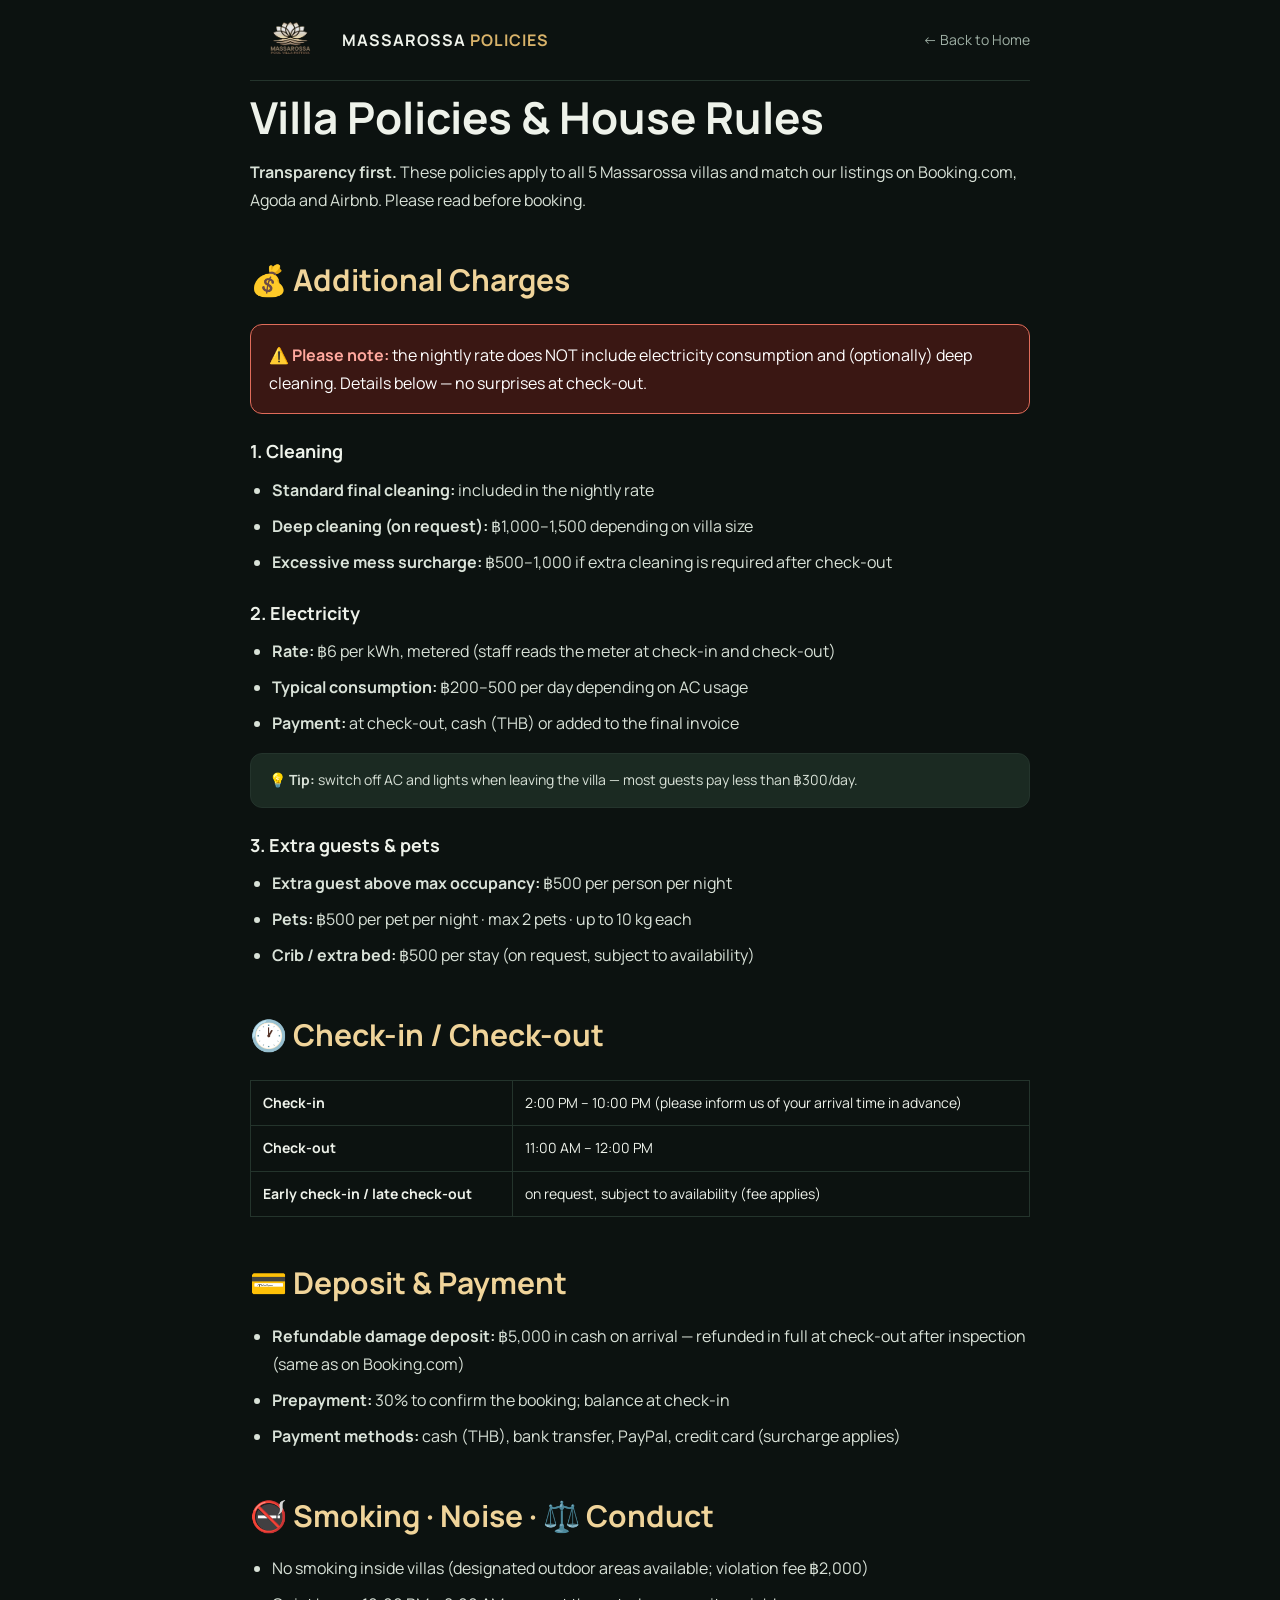
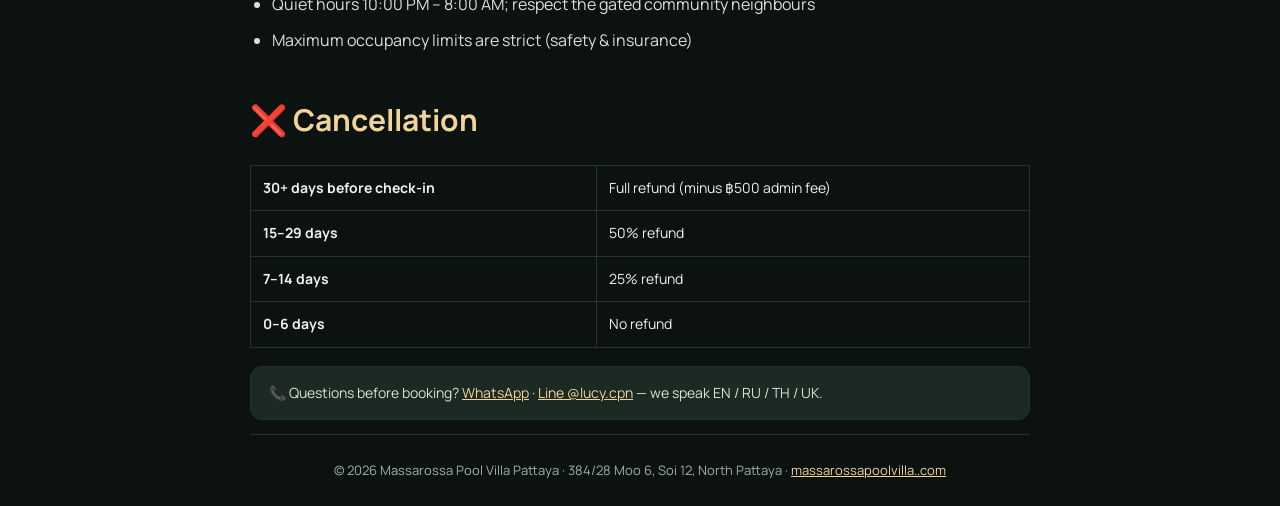
<file: rules.html>
<!DOCTYPE html>
<html lang="en">
<head>
<meta charset="UTF-8">
<meta name="viewport" content="width=device-width, initial-scale=1">
<title>Villa Policies & House Rules | Massarossa Pool Villa Pattaya</title>
<meta name="description" content="Massarossa villa policies: check-in 2:00-10:00 PM, check-out 11:00 AM-12:00 PM, ฿5,000 refundable deposit, electricity ฿6/kWh, extra guest ฿500/night, pet ฿500/night, crib ฿500.">
<meta name="robots" content="index,follow">
<link rel="icon" type="image/png" href="logo.png">
<link href="https://fonts.googleapis.com/css2?family=Manrope:wght@400;600;800&display=swap" rel="stylesheet">
<style>
:root{--bg:#0c1210;--panel:#131c18;--line:#24342c;--txt:#eef2ea;--mut:#9fb0a5;--gold:#d9b36a;--gold2:#f0d49a}
*{margin:0;padding:0;box-sizing:border-box}html{scroll-behavior:smooth}
body{background:var(--bg);color:var(--txt);font-family:Manrope,sans-serif;line-height:1.75}
.wrap{max-width:820px;margin:0 auto;padding:0 20px}a{color:var(--gold2)}
.top{display:flex;align-items:center;gap:12px;padding:18px 0;border-bottom:1px solid var(--line);flex-wrap:wrap}
.top img{height:44px;width:auto}.top b{letter-spacing:1px}.top a.back{margin-left:auto;font-size:14px;text-decoration:none;color:var(--mut)}
h1{font-size:clamp(28px,5vw,44px);line-height:1.2;margin:10px 0 14px}
h2{font-size:clamp(22px,3.5vw,30px);margin:40px 0 12px;color:var(--gold2)}
h3{font-size:18px;margin:22px 0 8px}
p{margin:0 0 14px;color:#d9e2d8}
ul{margin:0 0 16px 22px;color:#d9e2d8}li{margin-bottom:8px}
table{width:100%;border-collapse:collapse;margin:18px 0;font-size:14px}
th,td{border:1px solid var(--line);padding:10px 12px;text-align:left;vertical-align:top}
th{background:var(--panel);color:var(--gold2)}td:first-child{font-weight:700}
.warning{background:#3a1713;border:1px solid #e06c5a;border-radius:12px;padding:16px 18px;margin:18px 0;color:#fff}
.warning b{color:#ffa89e}
.note{background:#1b2a22;border:1px solid var(--line);border-radius:12px;padding:14px 18px;margin:14px 0;font-size:14px;color:#d9e2d8}
footer{border-top:1px solid var(--line);padding:24px 0;color:var(--mut);font-size:13px;text-align:center}
</style>
</head>
<body>
<div class="wrap">
 <div class="top">
  <img src="logo.png" alt="Massarossa Pool Villa Pattaya" onerror="this.style.display='none'">
  <b>MASSAROSSA <span style="color:var(--gold)">POLICIES</span></b>
  <a class="back" href="index.html">← Back to Home</a>
 </div>

 <h1>Villa Policies & House Rules</h1>
 <p><b>Transparency first.</b> These policies apply to all 5 Massarossa villas and match our listings on Booking.com, Agoda and Airbnb. Please read before booking.</p>

 <h2>💰 Additional Charges</h2>
 <div class="warning">
  <b>⚠️ Please note:</b> the nightly rate does NOT include electricity consumption and (optionally) deep cleaning. Details below — no surprises at check-out.
 </div>

 <h3>1. Cleaning</h3>
 <ul>
  <li><b>Standard final cleaning:</b> included in the nightly rate</li>
  <li><b>Deep cleaning (on request):</b> ฿1,000–1,500 depending on villa size</li>
  <li><b>Excessive mess surcharge:</b> ฿500–1,000 if extra cleaning is required after check-out</li>
 </ul>

 <h3>2. Electricity</h3>
 <ul>
  <li><b>Rate:</b> ฿6 per kWh, metered (staff reads the meter at check-in and check-out)</li>
  <li><b>Typical consumption:</b> ฿200–500 per day depending on AC usage</li>
  <li><b>Payment:</b> at check-out, cash (THB) or added to the final invoice</li>
 </ul>
 <div class="note">💡 <b>Tip:</b> switch off AC and lights when leaving the villa — most guests pay less than ฿300/day.</div>

 <h3>3. Extra guests & pets</h3>
 <ul>
  <li><b>Extra guest above max occupancy:</b> ฿500 per person per night</li>
  <li><b>Pets:</b> ฿500 per pet per night · max 2 pets · up to 10 kg each</li>
  <li><b>Crib / extra bed:</b> ฿500 per stay (on request, subject to availability)</li>
 </ul>

 <h2>🕐 Check-in / Check-out</h2>
 <table>
  <tr><td>Check-in</td><td>2:00 PM – 10:00 PM (please inform us of your arrival time in advance)</td></tr>
  <tr><td>Check-out</td><td>11:00 AM – 12:00 PM</td></tr>
  <tr><td>Early check-in / late check-out</td><td>on request, subject to availability (fee applies)</td></tr>
 </table>

 <h2>💳 Deposit & Payment</h2>
 <ul>
  <li><b>Refundable damage deposit:</b> ฿5,000 in cash on arrival — refunded in full at check-out after inspection (same as on Booking.com)</li>
  <li><b>Prepayment:</b> 30% to confirm the booking; balance at check-in</li>
  <li><b>Payment methods:</b> cash (THB), bank transfer, PayPal, credit card (surcharge applies)</li>
 </ul>

 <h2>🚭 Smoking ·  Noise · ⚖️ Conduct</h2>
 <ul>
  <li>No smoking inside villas (designated outdoor areas available; violation fee ฿2,000)</li>
  <li>Quiet hours 10:00 PM – 8:00 AM; respect the gated community neighbours</li>
  <li>Maximum occupancy limits are strict (safety & insurance)</li>
 </ul>

 <h2>❌ Cancellation</h2>
 <table>
  <tr><td>30+ days before check-in</td><td>Full refund (minus ฿500 admin fee)</td></tr>
  <tr><td>15–29 days</td><td>50% refund</td></tr>
  <tr><td>7–14 days</td><td>25% refund</td></tr>
  <tr><td>0–6 days</td><td>No refund</td></tr>
 </table>
 <div class="note">📞 Questions before booking? <a href="https://wa.me/66634467395">WhatsApp</a> · <a href="https://line.me/ti/p/~lucy.cpn">Line @lucy.cpn</a> — we speak EN / RU / TH / UK.</div>

 <footer>© 2026 Massarossa Pool Villa Pattaya · 384/28 Moo 6, Soi 12, North Pattaya · <a href="index.html">massarossapoolvilla..com</a></footer>
</div>
</body>
</html>
</file>
<file: villa.css>
:root{--bg:#0c1210;--panel:#131c18;--line:#24342c;--txt:#eef2ea;--mut:#9fb0a5;--gold:#d9b36a;--gold2:#f0d49a;--wa:#25d366}
*{margin:0;padding:0;box-sizing:border-box}html{scroll-behavior:smooth}
body{background:var(--bg);color:var(--txt);font-family:Manrope,'Noto Sans Thai','Noto Sans SC','Noto Sans KR',sans-serif;line-height:1.75}
.wrap{max-width:900px;margin:0 auto;padding:0 20px}a{color:var(--gold2)}
.top{display:flex;align-items:center;gap:12px;padding:18px 0;border-bottom:1px solid var(--line);flex-wrap:wrap}
.top img{height:44px;width:auto}.top b{letter-spacing:1px}
.vlangs{margin-left:auto;display:flex;gap:4px;background:var(--panel);border:1px solid var(--line);border-radius:12px;padding:4px}
.back{display:inline-block;margin:10px 0;font-size:14px;text-decoration:none;color:var(--mut)}
.hero-img{width:100%;height:420px;object-fit:cover;border-radius:16px;margin:12px 0 12px}
.vthumbs{display:flex;gap:6px;overflow-x:auto;padding:0 0 12px;scrollbar-width:thin}
.vthumbs img{width:74px;height:52px;object-fit:cover;border-radius:8px;cursor:pointer;opacity:.55;border:2px solid transparent;flex:0 0 auto;transition:.2s}
.vthumbs img:hover,.vthumbs img.on{opacity:1;border-color:var(--gold)}
.kick{color:var(--gold);text-transform:uppercase;letter-spacing:2px;font-size:12px;font-weight:700}
h1{font-size:clamp(28px,5vw,44px);line-height:1.2;margin:10px 0 14px}
h2{font-size:clamp(22px,3.5vw,30px);margin:40px 0 12px;color:var(--gold2)}
p{margin:0 0 14px;color:#d9e2d8}ul{margin:0 0 16px 22px;color:#d9e2d8}li{margin-bottom:8px}
table{width:100%;border-collapse:collapse;margin:18px 0;font-size:14px}
th,td{border:1px solid var(--line);padding:10px 12px;text-align:left;vertical-align:top}th{background:var(--panel);color:var(--gold2)}td:first-child{font-weight:700}
.cta{background:linear-gradient(135deg,#1b2a22,#131c18);border:1px solid var(--gold);border-radius:18px;padding:26px;margin:40px 0;text-align:center}.cta h3{margin:0 0 8px;color:var(--gold2)}
.btn{display:inline-flex;align-items:center;gap:8px;border:0;cursor:pointer;text-decoration:none;border-radius:14px;padding:13px 24px;font-weight:800;font-family:inherit;font-size:15px;margin-top:10px}
.gold{background:linear-gradient(135deg,var(--gold2),var(--gold));color:#231a08}.wa{background:var(--wa);color:#fff}
footer{border-top:1px solid var(--line);padding:24px 0;color:var(--mut);font-size:13px;text-align:center}
.hl{color:var(--gold2);font-weight:700}.note{background:#1b2a22;border:1px solid var(--line);border-radius:12px;padding:14px 18px;margin:14px 0;font-size:14px;color:#d9e2d8}
/* Галерея блогів */
.bgal{display:grid;grid-template-columns:repeat(auto-fit,minmax(220px,1fr));gap:10px;margin:18px 0}
.bgal img{width:100%;height:190px;object-fit:cover;border-radius:12px;transition:.25s;border:2px solid transparent}
.bgal img:hover{transform:scale(1.02);border-color:var(--gold)}
@media(max-width:600px){.bgal img{height:140px}}
</file>
